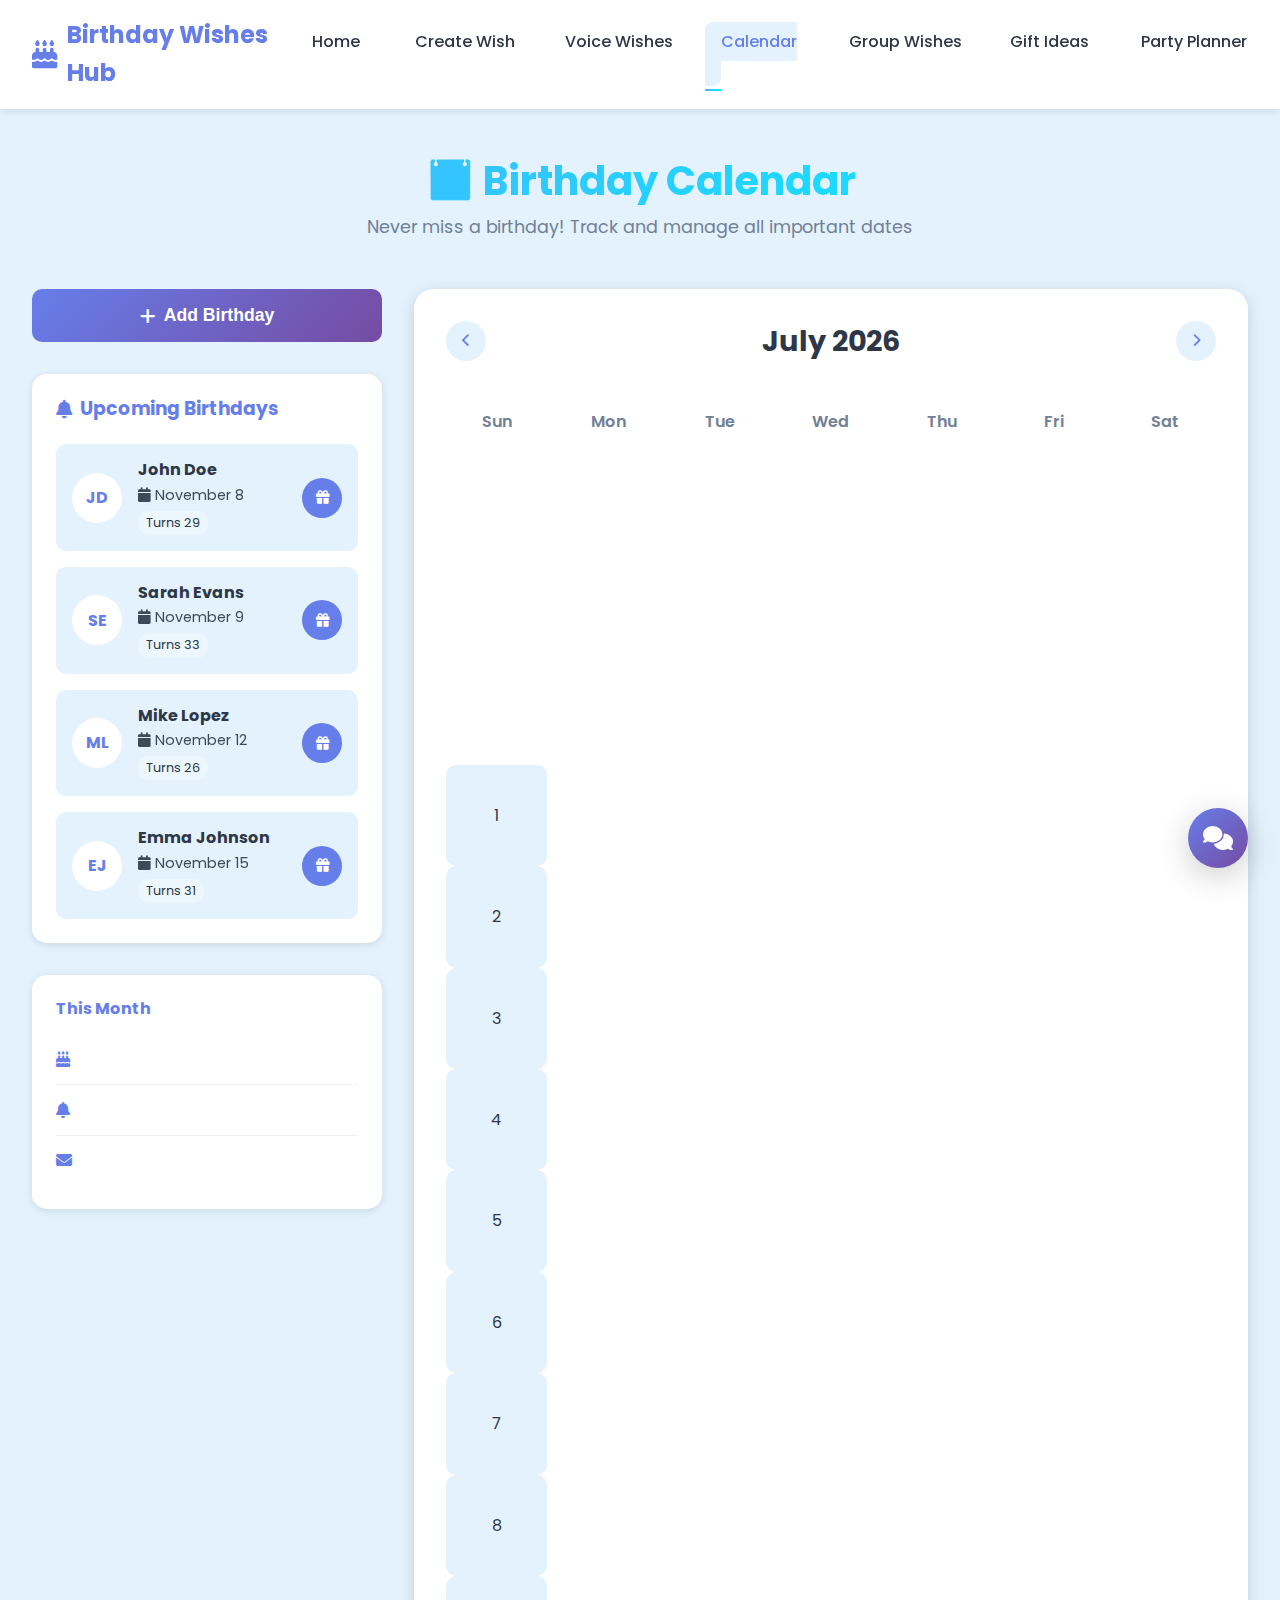
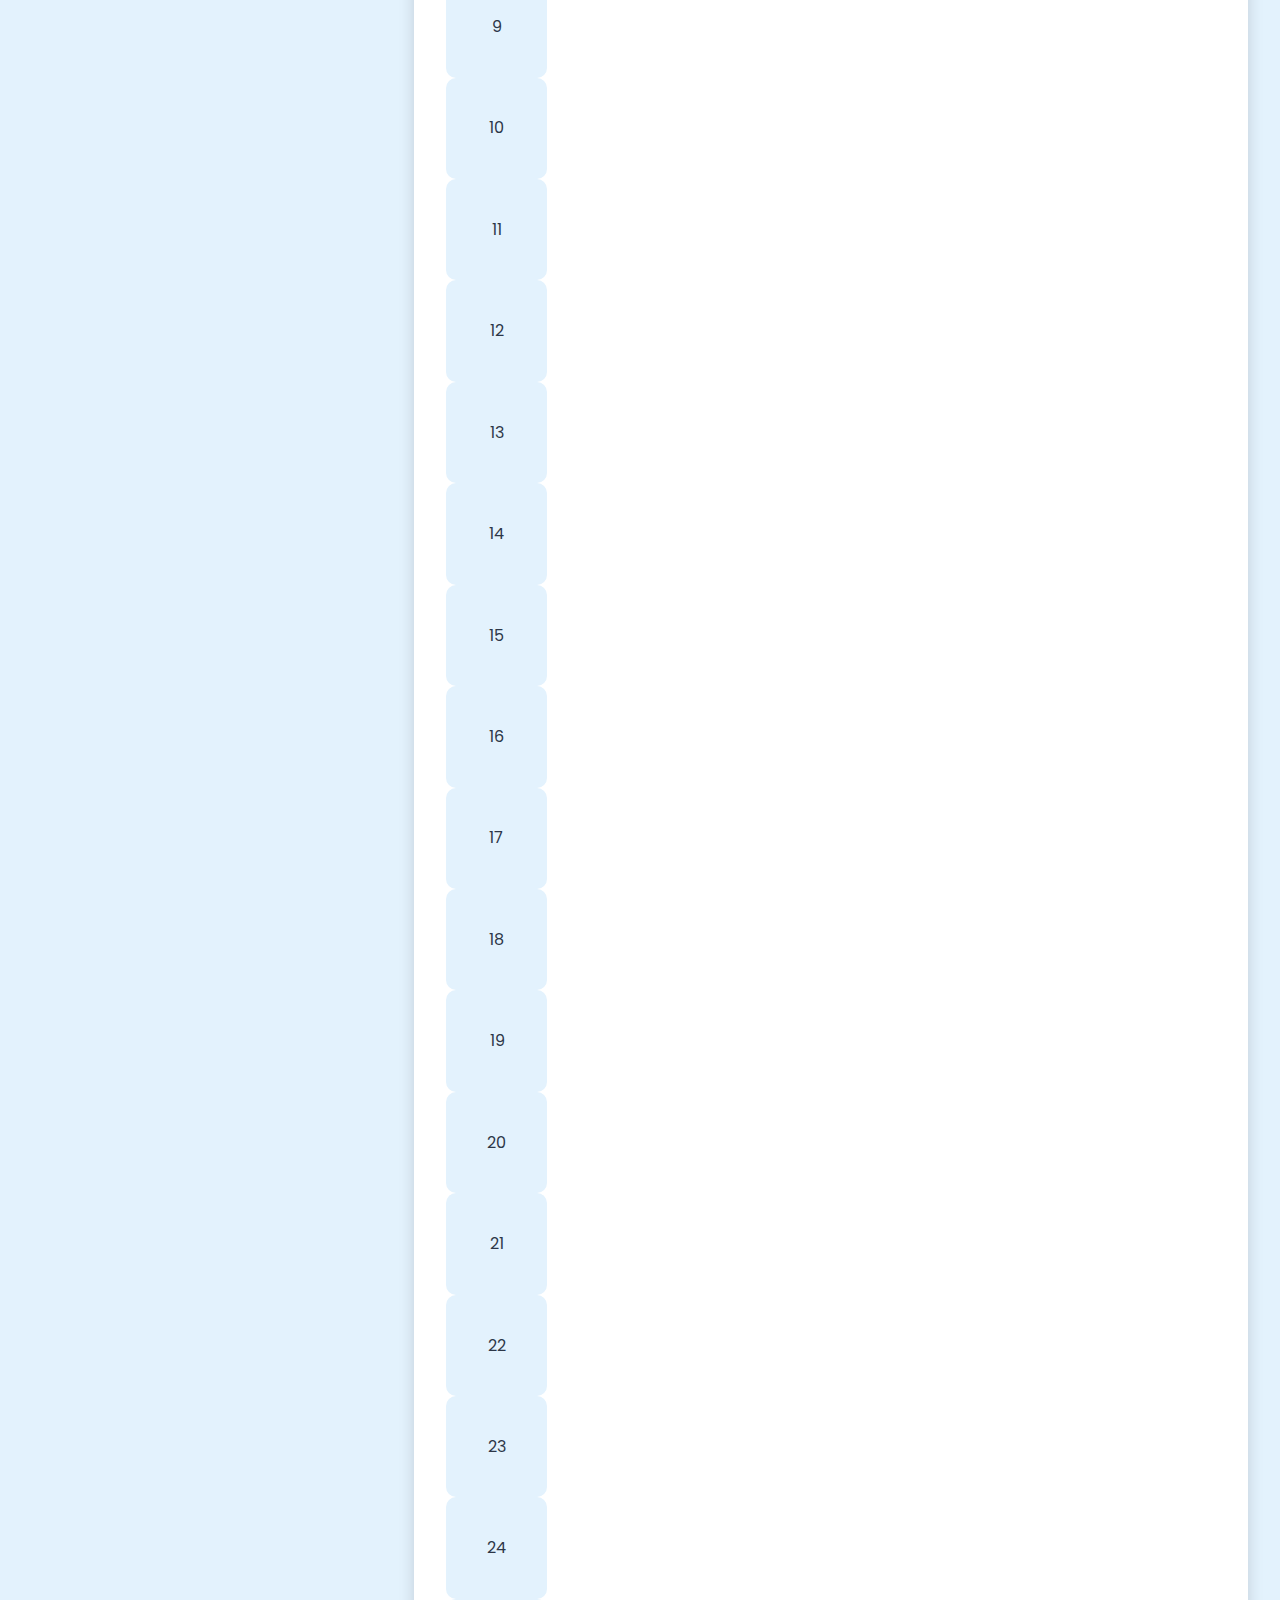
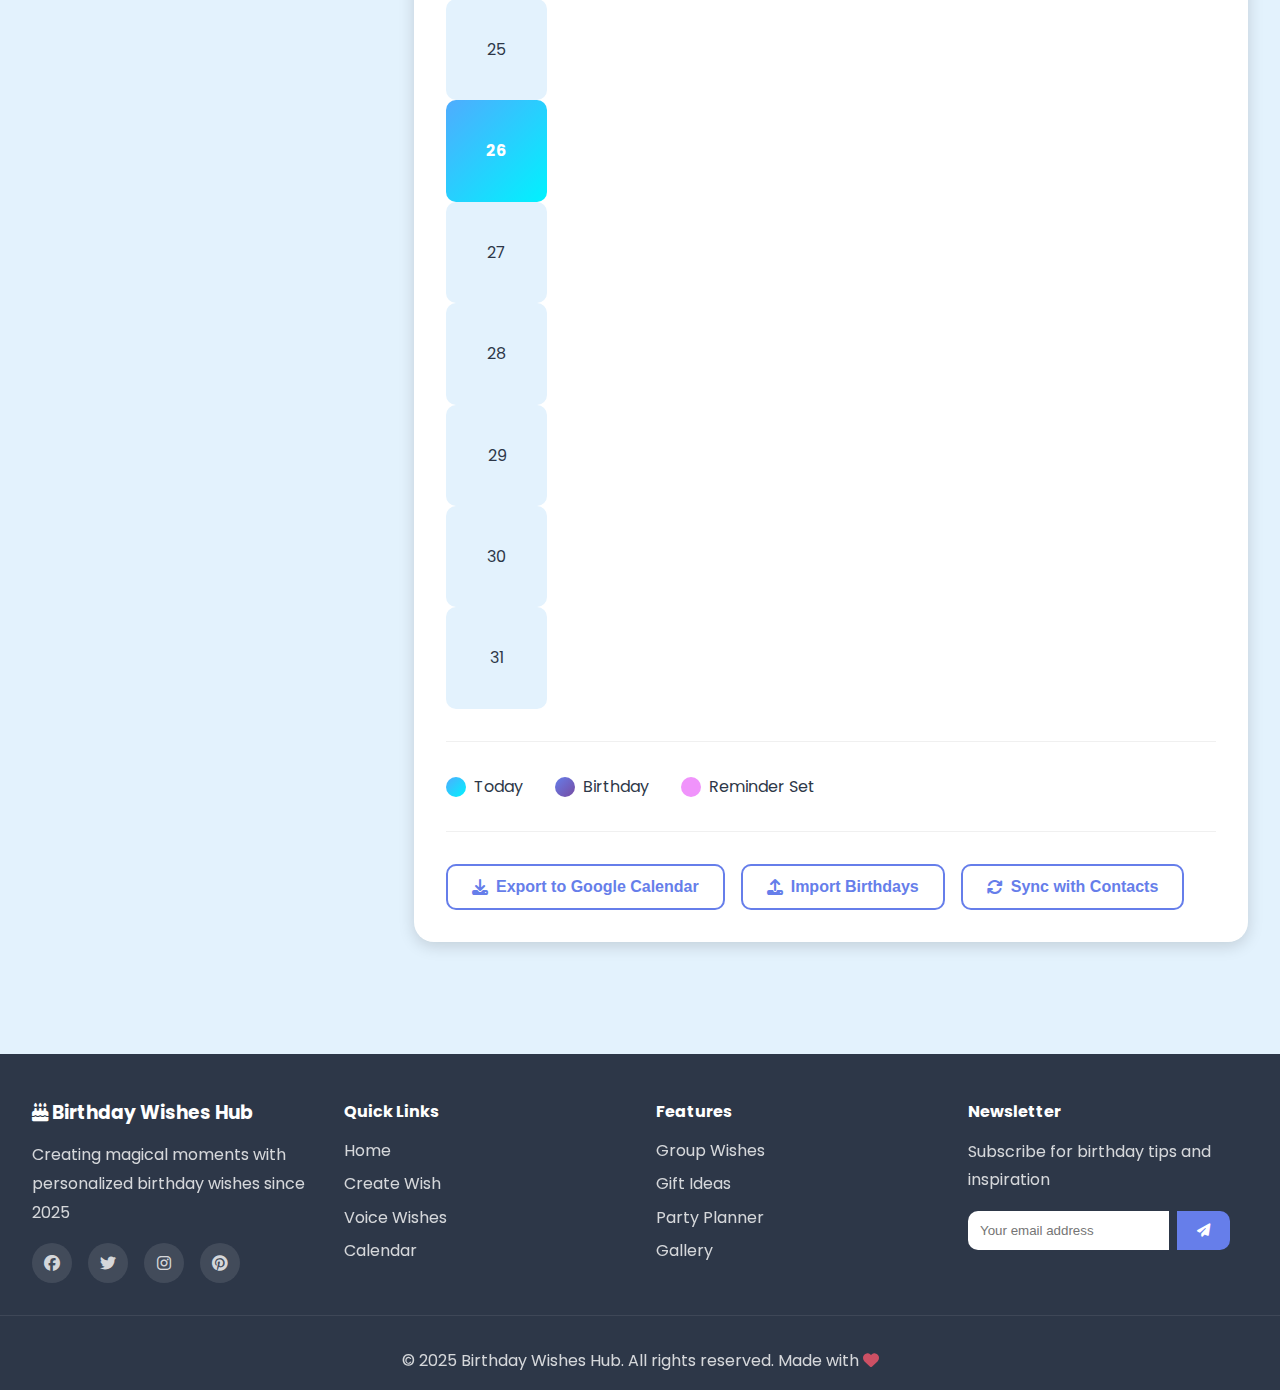
<file: calendar.html>
<!DOCTYPE html>
<html lang="en">
<head>
    <meta charset="UTF-8">
    <meta name="viewport" content="width=device-width, initial-scale=1.0">
    <title>Birthday Calendar - Birthday Wishes Hub</title>
    <link rel="stylesheet" href="assets/css/styles.css">
    <link rel="stylesheet" href="assets/css/calendar.css">
    <link rel="stylesheet" href="https://cdnjs.cloudflare.com/ajax/libs/font-awesome/6.4.0/css/all.min.css">
    <link href="https://fonts.googleapis.com/css2?family=Poppins:wght@300;400;600;700&family=Playfair+Display:wght@700&display=swap" rel="stylesheet">
</head>
<body>
    <nav class="navbar">
        <div class="nav-container">
            <div class="logo">
                <i class="fas fa-birthday-cake"></i>
                <span>Birthday Wishes Hub</span>
            </div>
            <div class="hamburger" id="hamburger">
                <span></span>
                <span></span>
                <span></span>
            </div>
            <ul class="nav-menu" id="navMenu">
                <li><a href="index.html">Home</a></li>
                <li><a href="create-wish.html">Create Wish</a></li>
                <li><a href="voice-wishes.html">Voice Wishes</a></li>
                <li><a href="calendar.html" class="active">Calendar</a></li>
                <li><a href="group-wishes.html">Group Wishes</a></li>
                <li><a href="gift-suggestions.html">Gift Ideas</a></li>
                <li><a href="party-planner.html">Party Planner</a></li>
            </ul>
        </div>
    </nav>

    <section class="calendar-section">
        <div class="container">
            <h1 class="page-title">📅 Birthday Calendar</h1>
            <p class="page-subtitle">Never miss a birthday! Track and manage all important dates</p>

            <div class="calendar-container">
                <div class="calendar-sidebar">
                    <button class="btn btn-primary btn-large" id="addBirthdayBtn">
                        <i class="fas fa-plus"></i> Add Birthday
                    </button>

                    <div class="upcoming-birthdays">
                        <h3><i class="fas fa-bell"></i> Upcoming Birthdays</h3>
                        <div class="birthday-list" id="upcomingList">
                            <div class="birthday-item today">
                                <div class="birthday-avatar">JD</div>
                                <div class="birthday-info">
                                    <h4>John Doe</h4>
                                    <p><i class="fas fa-calendar"></i> Today</p>
                                    <span class="age-badge">Turns 28</span>
                                </div>
                                <button class="wish-btn"><i class="fas fa-gift"></i></button>
                            </div>
                            <div class="birthday-item tomorrow">
                                <div class="birthday-avatar">SE</div>
                                <div class="birthday-info">
                                    <h4>Sarah Evans</h4>
                                    <p><i class="fas fa-calendar"></i> Tomorrow</p>
                                    <span class="age-badge">Turns 32</span>
                                </div>
                                <button class="wish-btn"><i class="fas fa-gift"></i></button>
                            </div>
                            <div class="birthday-item">
                                <div class="birthday-avatar">ML</div>
                                <div class="birthday-info">
                                    <h4>Mike Lopez</h4>
                                    <p><i class="fas fa-calendar"></i> Nov 12</p>
                                    <span class="age-badge">Turns 25</span>
                                </div>
                                <button class="wish-btn"><i class="fas fa-gift"></i></button>
                            </div>
                            <div class="birthday-item">
                                <div class="birthday-avatar">EJ</div>
                                <div class="birthday-info">
                                    <h4>Emma Johnson</h4>
                                    <p><i class="fas fa-calendar"></i> Nov 15</p>
                                    <span class="age-badge">Turns 30</span>
                                </div>
                                <button class="wish-btn"><i class="fas fa-gift"></i></button>
                            </div>
                        </div>
                    </div>

                    <div class="calendar-stats">
                        <h4>This Month</h4>
                        <div class="stat-item">
                            <i class="fas fa-birthday-cake"></i>
                            <span>8 Birthdays</span>
                        </div>
                        <div class="stat-item">
                            <i class="fas fa-bell"></i>
                            <span>3 Reminders Set</span>
                        </div>
                        <div class="stat-item">
                            <i class="fas fa-envelope"></i>
                            <span>5 Wishes Sent</span>
                        </div>
                    </div>
                </div>

                <div class="calendar-main">
                    <div class="calendar-header">
                        <button class="nav-btn" id="prevMonth"><i class="fas fa-chevron-left"></i></button>
                        <h2 id="currentMonth">November 2025</h2>
                        <button class="nav-btn" id="nextMonth"><i class="fas fa-chevron-right"></i></button>
                    </div>

                    <div class="calendar-grid">
                        <div class="calendar-day-header">Sun</div>
                        <div class="calendar-day-header">Mon</div>
                        <div class="calendar-day-header">Tue</div>
                        <div class="calendar-day-header">Wed</div>
                        <div class="calendar-day-header">Thu</div>
                        <div class="calendar-day-header">Fri</div>
                        <div class="calendar-day-header">Sat</div>

                        <!-- Calendar days will be generated by JavaScript -->
                        <div id="calendarDays"></div>
                    </div>

                    <div class="calendar-legend">
                        <div class="legend-item">
                            <span class="legend-dot today"></span> Today
                        </div>
                        <div class="legend-item">
                            <span class="legend-dot birthday"></span> Birthday
                        </div>
                        <div class="legend-item">
                            <span class="legend-dot reminder"></span> Reminder Set
                        </div>
                    </div>

                    <div class="calendar-actions">
                        <button class="btn btn-secondary">
                            <i class="fas fa-download"></i> Export to Google Calendar
                        </button>
                        <button class="btn btn-secondary">
                            <i class="fas fa-upload"></i> Import Birthdays
                        </button>
                        <button class="btn btn-secondary">
                            <i class="fas fa-sync"></i> Sync with Contacts
                        </button>
                    </div>
                </div>
            </div>
        </div>
    </section>

    <!-- Add Birthday Modal -->
    <div class="modal" id="addBirthdayModal">
        <div class="modal-content">
            <div class="modal-header">
                <h3><i class="fas fa-birthday-cake"></i> Add Birthday</h3>
                <button class="modal-close" id="closeModal">&times;</button>
            </div>
            <div class="modal-body">
                <form id="birthdayForm">
                    <div class="form-group">
                        <label><i class="fas fa-user"></i> Name</label>
                        <input type="text" id="bdayName" required placeholder="Enter name">
                    </div>
                    <div class="form-row">
                        <div class="form-group">
                            <label><i class="fas fa-calendar"></i> Birth Date</label>
                            <input type="date" id="bdayDate" required>
                        </div>
                        <div class="form-group">
                            <label><i class="fas fa-cake-candles"></i> Birth Year (Optional)</label>
                            <input type="number" id="bdayYear" placeholder="YYYY">
                        </div>
                    </div>
                    <div class="form-group">
                        <label><i class="fas fa-heart"></i> Relationship</label>
                        <label for="bdayRelation"></label><select id="bdayRelation">
                            <option value="family">Family</option>
                            <option value="friend">Friend</option>
                            <option value="colleague">Colleague</option>
                            <option value="partner">Partner</option>
                            <option value="other">Other</option>
                        </select>
                    </div>
                    <div class="form-group">
                        <label><i class="fas fa-bell"></i> Reminder</label>
                        <label for="bdayReminder"></label><select id="bdayReminder">
                            <option value="0">On the day</option>
                            <option value="1">1 day before</option>
                            <option value="3">3 days before</option>
                            <option value="7">1 week before</option>
                            <option value="14">2 weeks before</option>
                        </select>
                    </div>
                    <div class="form-group">
                        <label><i class="fas fa-sticky-note"></i> Notes (Optional)</label>
                        <label for="bdayNotes"></label><textarea id="bdayNotes" rows="3" placeholder="Gift ideas, preferences, etc."></textarea>
                    </div>
                    <button type="submit" class="btn btn-primary btn-large">
                        <i class="fas fa-save"></i> Save Birthday
                    </button>
                </form>
            </div>
        </div>
    </div>

    <footer class="footer">
        <div class="footer-container">
            <div class="footer-section">
                <h3><i class="fas fa-birthday-cake"></i> Birthday Wishes Hub</h3>
                <p>Creating magical moments with personalized birthday wishes since 2025</p>
                <div class="social-links">
                    <a href="#"><i class="fab fa-facebook"></i></a>
                    <a href="#"><i class="fab fa-twitter"></i></a>
                    <a href="#"><i class="fab fa-instagram"></i></a>
                    <a href="#"><i class="fab fa-pinterest"></i></a>
                </div>
            </div>
            <div class="footer-section">
                <h4>Quick Links</h4>
                <ul>
                    <li><a href="index.html">Home</a></li>
                    <li><a href="create-wish.html">Create Wish</a></li>
                    <li><a href="voice-wishes.html">Voice Wishes</a></li>
                    <li><a href="calendar.html">Calendar</a></li>
                </ul>
            </div>
            <div class="footer-section">
                <h4>Features</h4>
                <ul>
                    <li><a href="group-wishes.html">Group Wishes</a></li>
                    <li><a href="gift-suggestions.html">Gift Ideas</a></li>
                    <li><a href="party-planner.html">Party Planner</a></li>
                    <li><a href="gallery.html">Gallery</a></li>
                </ul>
            </div>
            <div class="footer-section">
                <h4>Newsletter</h4>
                <p>Subscribe for birthday tips and inspiration</p>
                <form class="newsletter-form">
                    <label>
                        <input type="email" placeholder="Your email address" required>
                    </label>
                    <button type="submit"><i class="fas fa-paper-plane"></i></button>
                </form>
            </div>
        </div>
        <div class="footer-bottom">
            <p>&copy; 2025 Birthday Wishes Hub. All rights reserved. Made with <i class="fas fa-heart"></i></p>
        </div>
    </footer>

    <div class="chatbot-button" id="chatbotButton">
        <i class="fas fa-comments"></i>
    </div>

    <div class="chatbot-container" id="chatbotContainer">
        <div class="chatbot-header">
            <h3><i class="fas fa-robot"></i> Birthday Assistant</h3>
            <button class="chatbot-close" id="chatbotClose">
                <i class="fas fa-times"></i>
            </button>
        </div>
        <div class="chatbot-messages" id="chatbotMessages">
            <div class="bot-message">
                <p>👋 Hi! I'm your Birthday Assistant. How can I help you create the perfect birthday wish today?</p>
            </div>
        </div>
        <div class="chatbot-input">
            <input type="text" id="chatbotInput" placeholder="Type your message...">
            <button id="chatbotSend"><i class="fas fa-paper-plane"></i></button>
        </div>
    </div>

    <script src="assets/js/script.js"></script>
    <script src="assets/js/chatbot.js"></script>
    <script src="assets/js/calendar.js"></script>
</body>
</html>
</file>
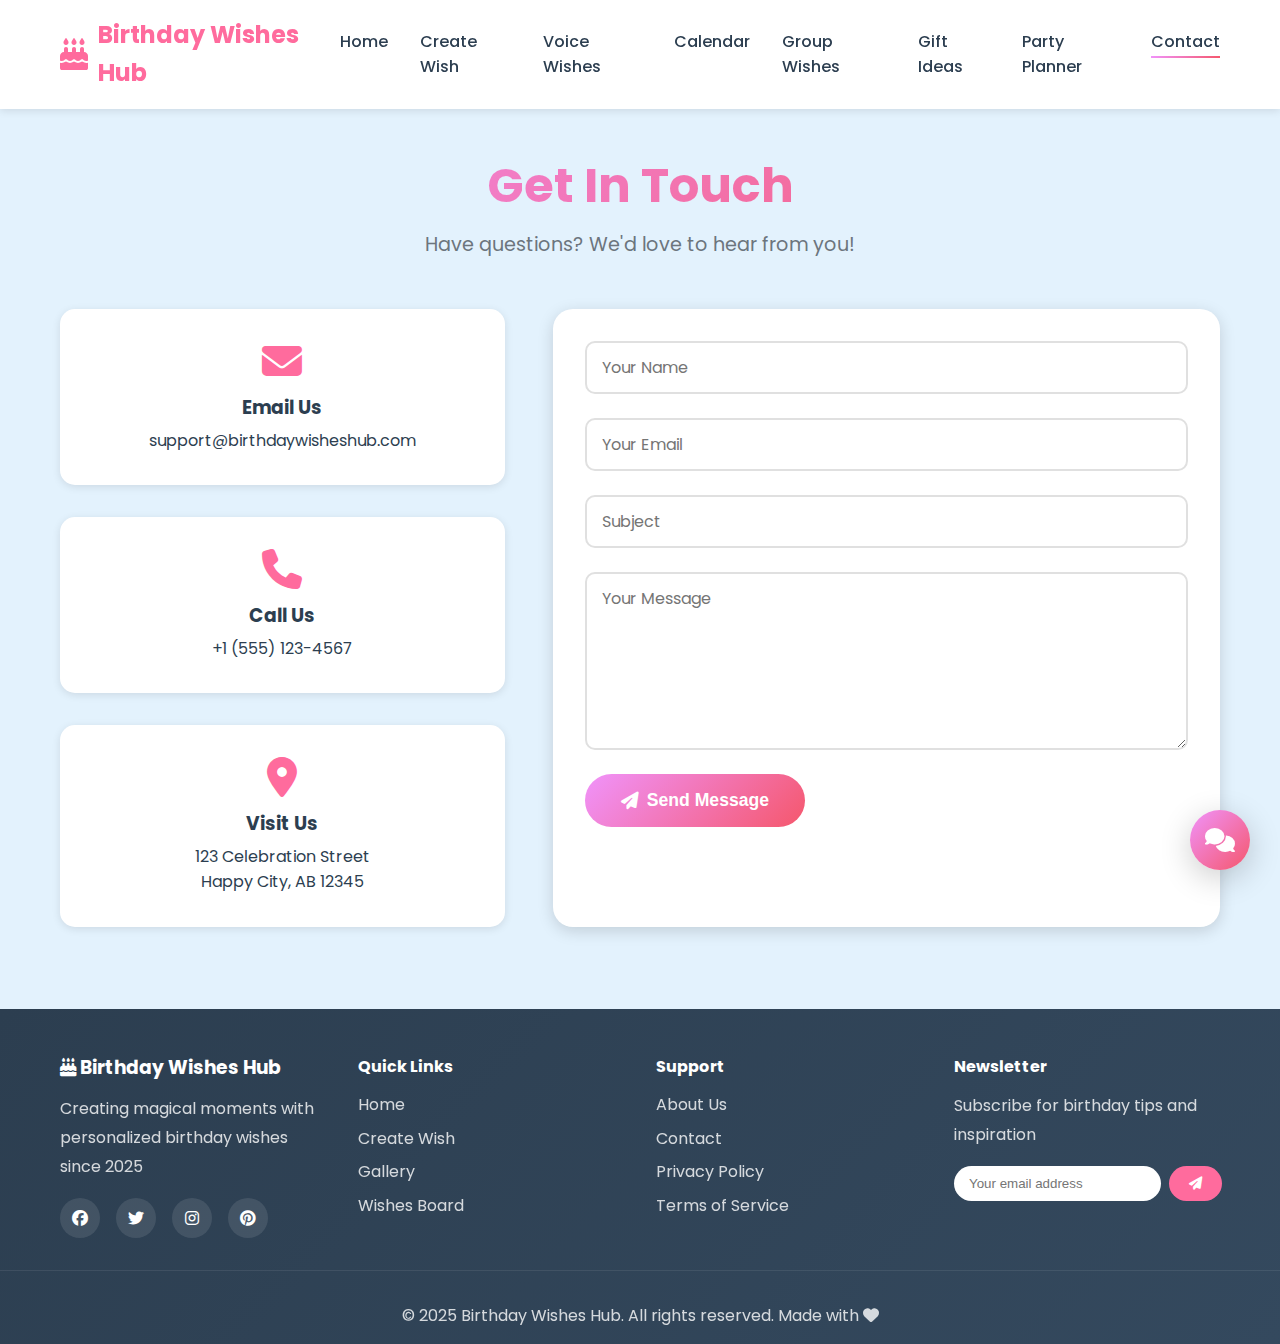
<file: contact.html>
<!DOCTYPE html>
<html lang="en">
<head>
    <meta charset="UTF-8">
    <meta name="viewport" content="width=device-width, initial-scale=1.0">
    <title>Contact Us - Birthday Wishes Hub</title>
    <link rel="stylesheet" href="assets/css/styles.css">
    <link rel="stylesheet" href="https://cdnjs.cloudflare.com/ajax/libs/font-awesome/6.4.0/css/all.min.css">
    <link href="https://fonts.googleapis.com/css2?family=Poppins:wght@300;400;600;700&family=Playfair+Display:wght@700&display=swap" rel="stylesheet">
</head>
<body>
    <nav class="navbar">
        <div class="nav-container">
            <div class="logo">
                <i class="fas fa-birthday-cake"></i>
                <span>Birthday Wishes Hub</span>
            </div>
            <div class="hamburger" id="hamburger">
                <span></span>
                <span></span>
                <span></span>
            </div>
            <ul class="nav-menu" id="navMenu">
                <li><a href="index.html">Home</a></li>
                <li><a href="create-wish.html">Create Wish</a></li>
                <li><a href="voice-wishes.html">Voice Wishes</a></li>
                <li><a href="calendar.html">Calendar</a></li>
                <li><a href="group-wishes.html">Group Wishes</a></li>
                <li><a href="gift-suggestions.html">Gift Ideas</a></li>
                <li><a href="party-planner.html">Party Planner</a></li>
                <li><a href="contact.html" class="active">Contact</a></li>
            </ul>
        </div>
    </nav>

    <section class="contact-section">
        <div class="container">
            <h1 class="page-title">Get In Touch</h1>
            <p class="page-subtitle">Have questions? We'd love to hear from you!</p>

            <div class="contact-container">
                <div class="contact-info">
                    <div class="contact-item">
                        <i class="fas fa-envelope"></i>
                        <h3>Email Us</h3>
                        <p>support@birthdaywisheshub.com</p>
                    </div>
                    <div class="contact-item">
                        <i class="fas fa-phone"></i>
                        <h3>Call Us</h3>
                        <p>+1 (555) 123-4567</p>
                    </div>
                    <div class="contact-item">
                        <i class="fas fa-map-marker-alt"></i>
                        <h3>Visit Us</h3>
                        <p>123 Celebration Street<br>Happy City, AB 12345</p>
                    </div>
                </div>

                <form class="contact-form">
                    <div class="form-group">
                        <label>
                            <input type="text" placeholder="Your Name" required>
                        </label>
                    </div>
                    <div class="form-group">
                        <label>
                            <input type="email" placeholder="Your Email" required>
                        </label>
                    </div>
                    <div class="form-group">
                        <label>
                            <input type="text" placeholder="Subject" required>
                        </label>
                    </div>
                    <div class="form-group">
                        <label>
                            <textarea placeholder="Your Message" rows="6" required></textarea>
                        </label>
                    </div>
                    <button type="submit" class="btn btn-primary btn-large">
                        <i class="fas fa-paper-plane"></i> Send Message
                    </button>
                </form>
            </div>
        </div>
    </section>

    <footer class="footer">
        <div class="footer-container">
            <div class="footer-section">
                <h3><i class="fas fa-birthday-cake"></i> Birthday Wishes Hub</h3>
                <p>Creating magical moments with personalized birthday wishes since 2025</p>
                <div class="social-links">
                    <a href="#"><i class="fab fa-facebook"></i></a>
                    <a href="#"><i class="fab fa-twitter"></i></a>
                    <a href="#"><i class="fab fa-instagram"></i></a>
                    <a href="#"><i class="fab fa-pinterest"></i></a>
                </div>
            </div>
            <div class="footer-section">
                <h4>Quick Links</h4>
                <ul>
                    <li><a href="index.html">Home</a></li>
                    <li><a href="create-wish.html">Create Wish</a></li>
                    <li><a href="gallery.html">Gallery</a></li>
                    <li><a href="wishes-board.html">Wishes Board</a></li>
                </ul>
            </div>
            <div class="footer-section">
                <h4>Support</h4>
                <ul>
                    <li><a href="about.html">About Us</a></li>
                    <li><a href="contact.html">Contact</a></li>
                    <li><a href="privacy-policy.html">Privacy Policy</a></li>
                    <li><a href="terms-of-service.html">Terms of Service</a></li>
                </ul>
            </div>
            <div class="footer-section">
                <h4>Newsletter</h4>
                <p>Subscribe for birthday tips and inspiration</p>
                <form class="newsletter-form">
                    <label>
                        <input type="email" placeholder="Your email address" required>
                    </label>
                    <button type="submit"><i class="fas fa-paper-plane"></i></button>
                </form>
            </div>
        </div>
        <div class="footer-bottom">
            <p>&copy; 2025 Birthday Wishes Hub. All rights reserved. Made with <i class="fas fa-heart"></i></p>
        </div>
    </footer>

    <div class="chatbot-button" id="chatbotButton">
        <i class="fas fa-comments"></i>
    </div>

    <div class="chatbot-container" id="chatbotContainer">
        <div class="chatbot-header">
            <h3><i class="fas fa-robot"></i> Birthday Assistant</h3>
            <button class="chatbot-close" id="chatbotClose">
                <i class="fas fa-times"></i>
            </button>
        </div>
        <div class="chatbot-messages" id="chatbotMessages">
            <div class="bot-message">
                <p>👋 Hi! I'm your Birthday Assistant. How can I help you create the perfect birthday wish today?</p>
            </div>
        </div>
        <div class="chatbot-input">
            <label for="chatbotInput"></label><input type="text" id="chatbotInput" placeholder="Type your message...">
            <button id="chatbotSend"><i class="fas fa-paper-plane"></i></button>
        </div>
    </div>

    <script src="assets/js/script.js"></script>
    <script src="assets/js/chatbot.js"></script>
</body>
</html>
</file>
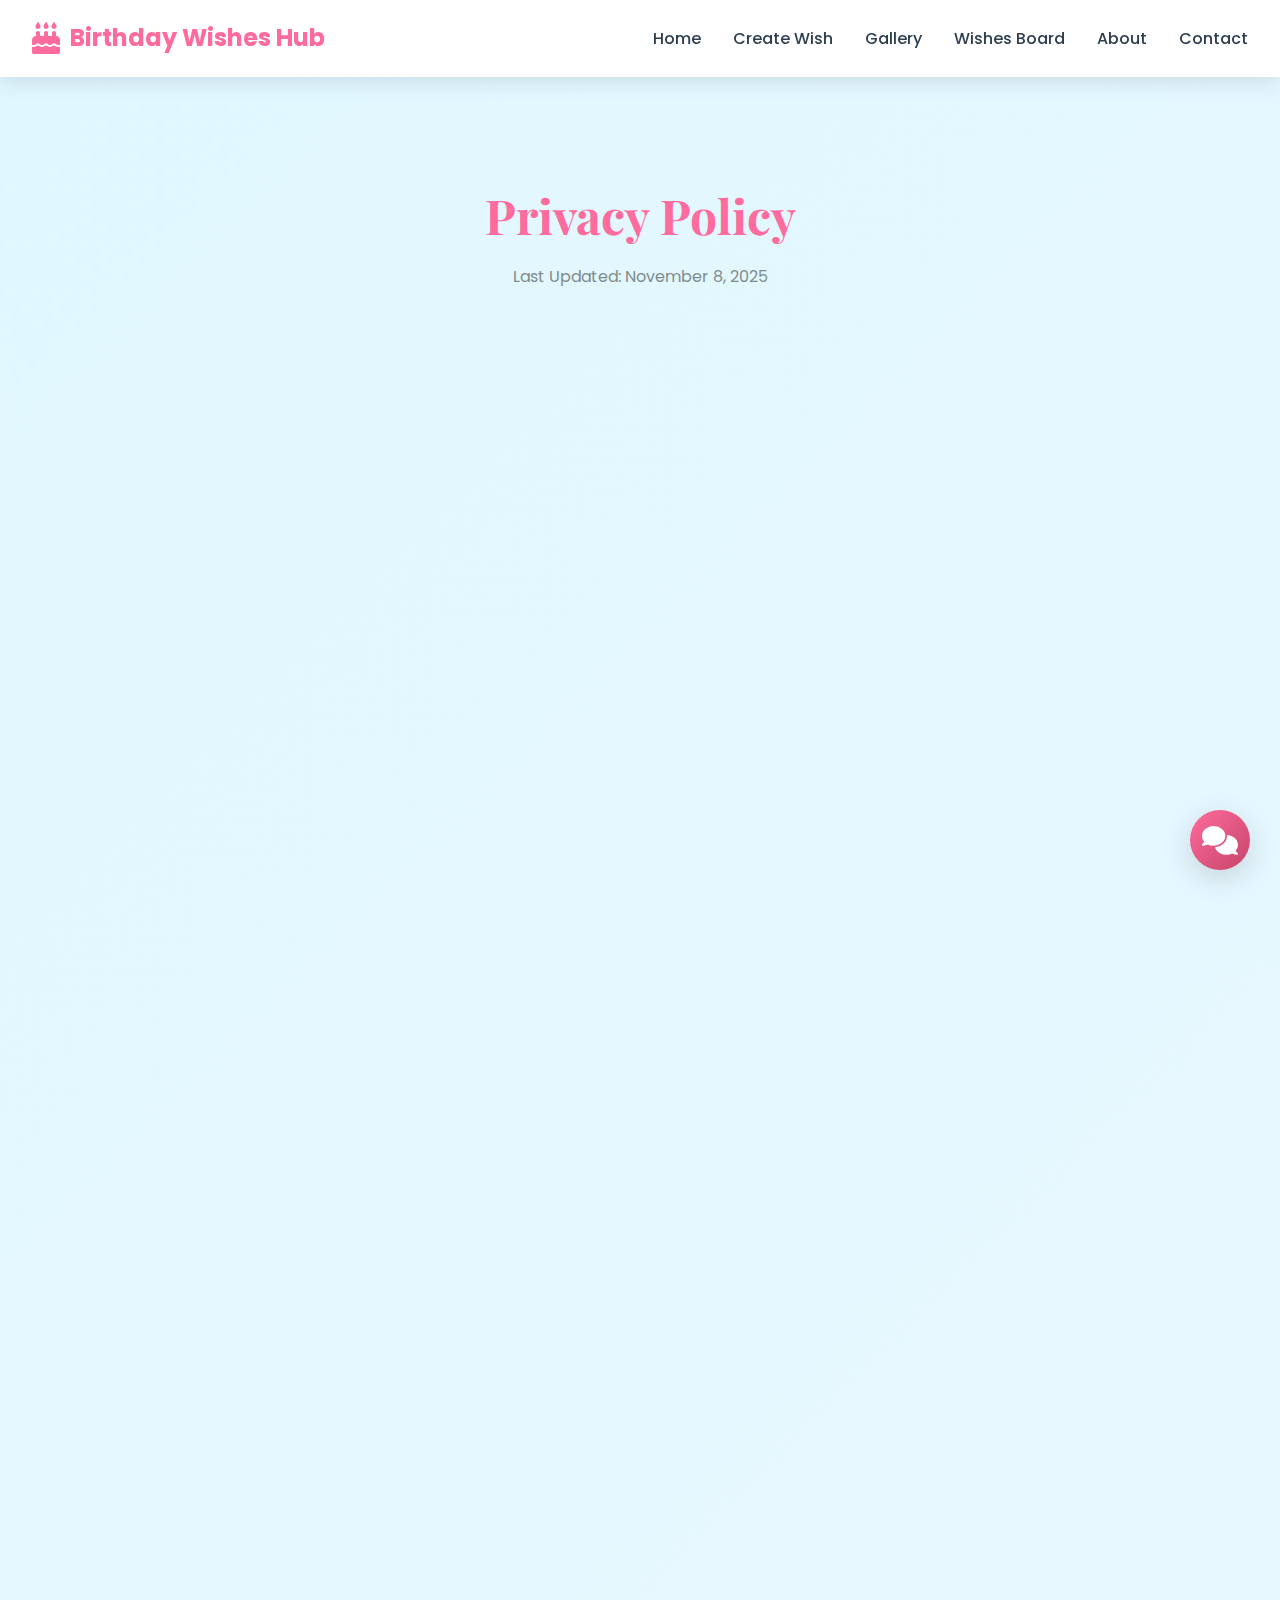
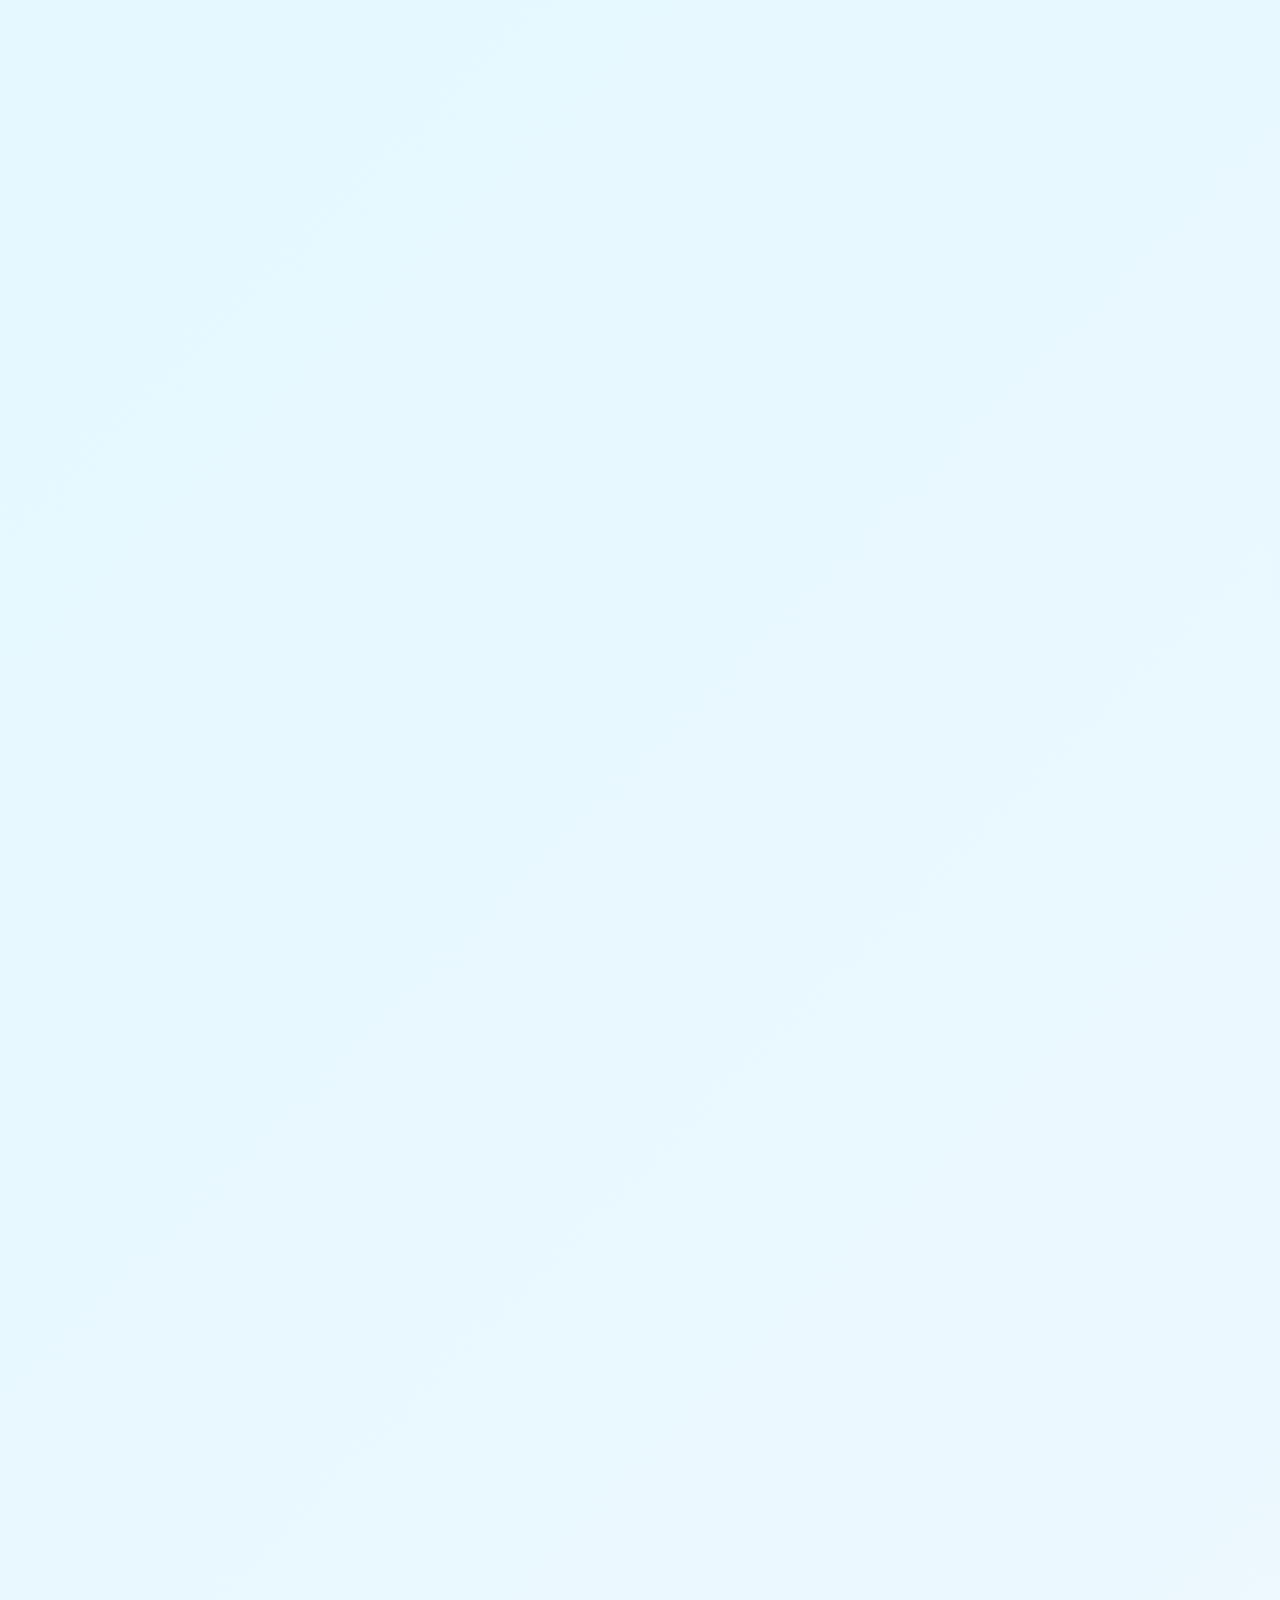
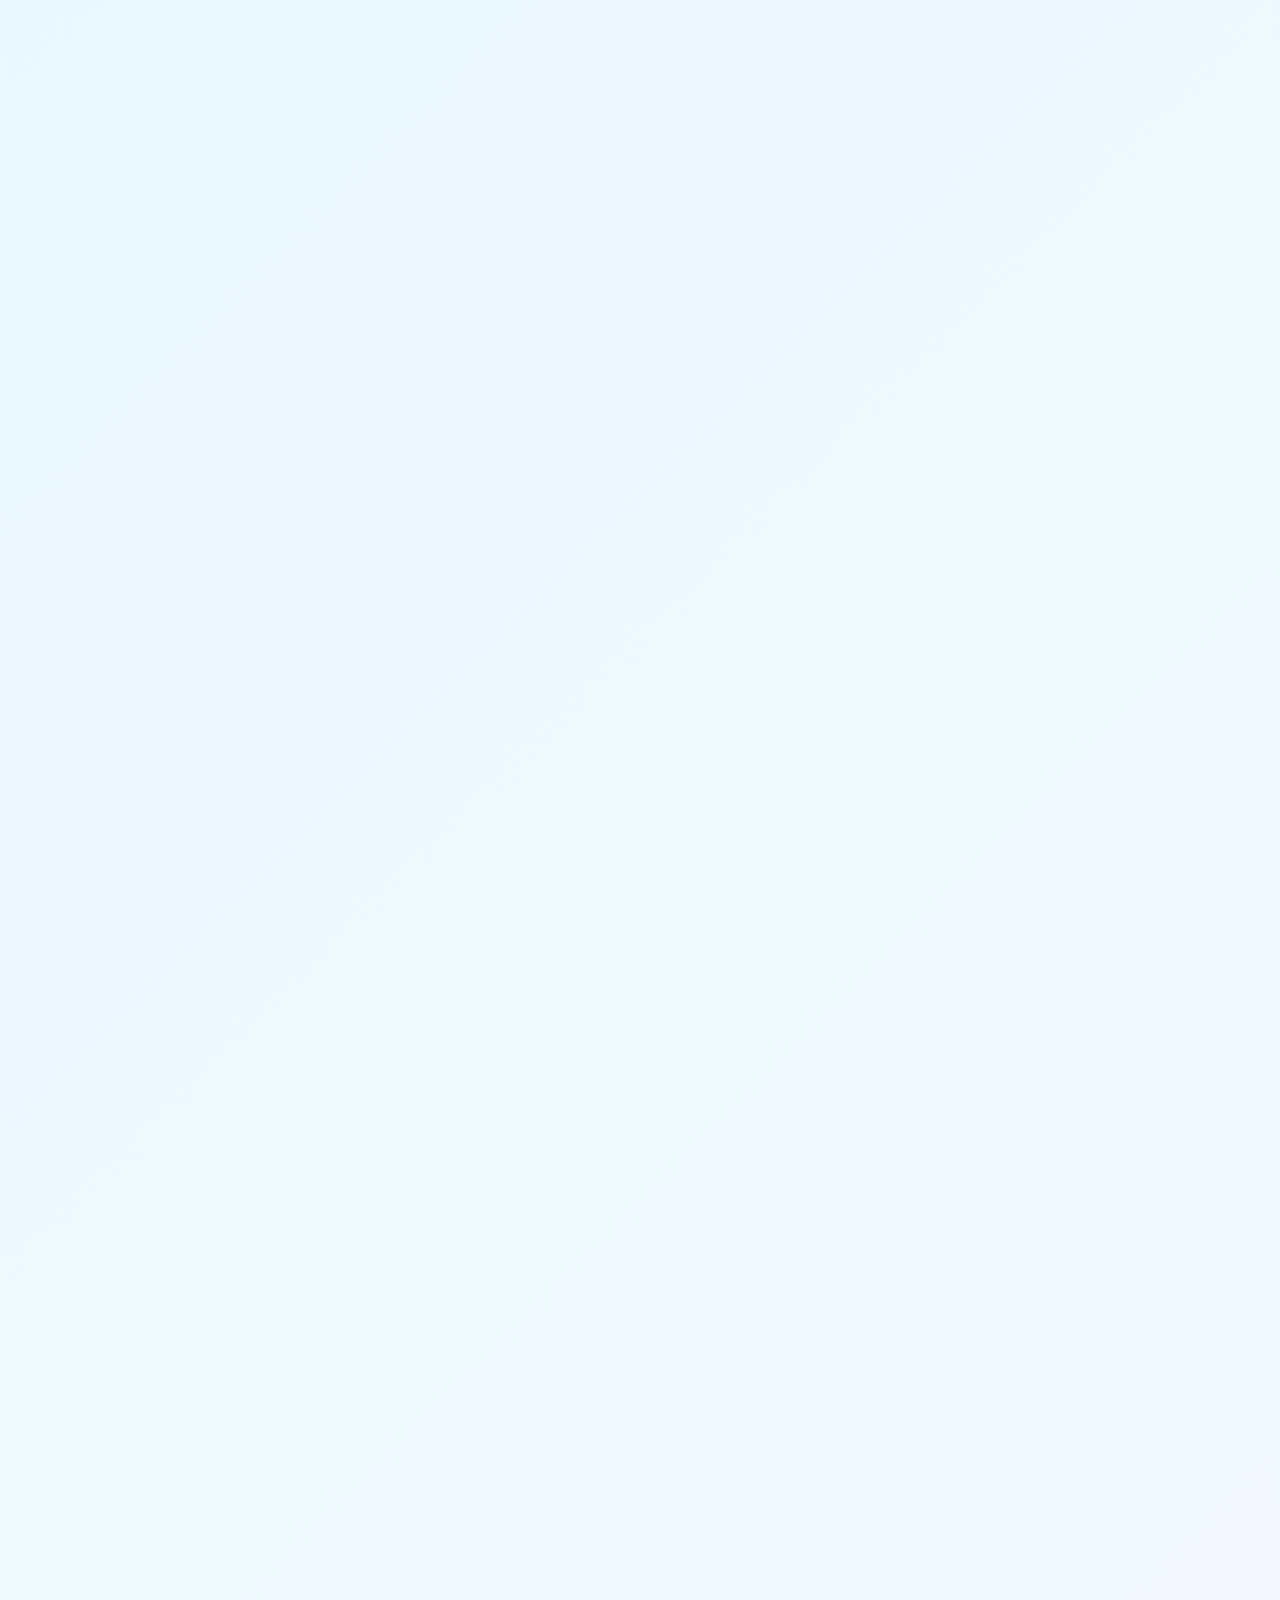
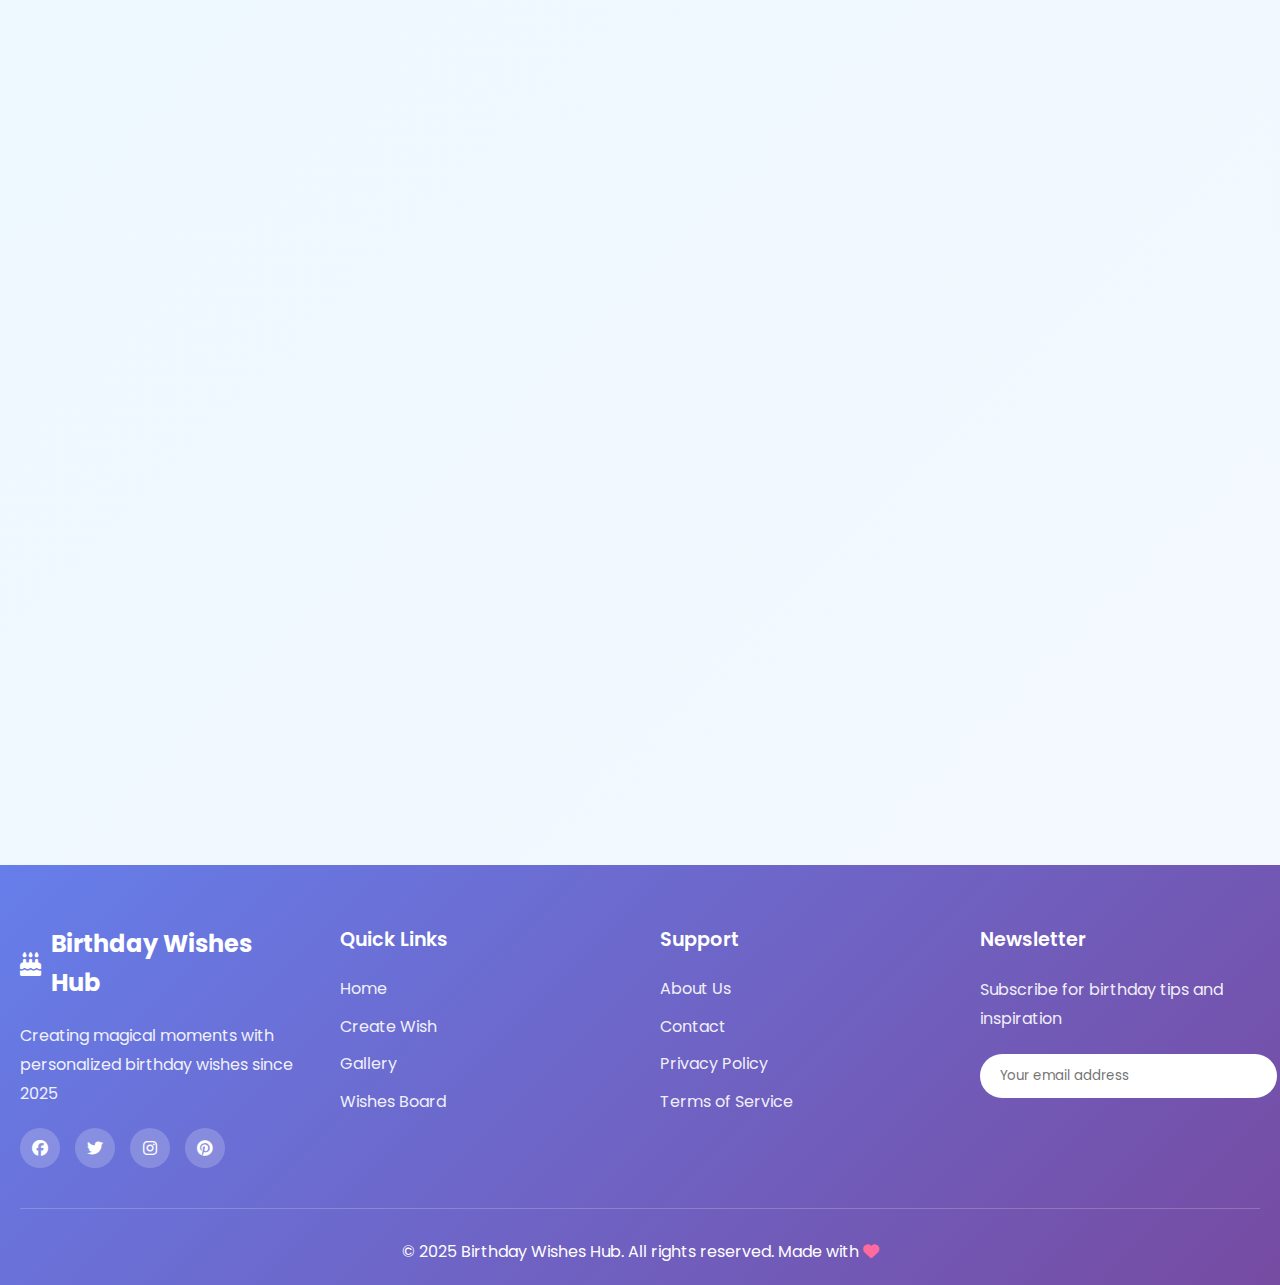
<file: privacy-policy.html>
<!DOCTYPE html>
<html lang="en">
<head>
    <meta charset="UTF-8">
    <meta name="viewport" content="width=device-width, initial-scale=1.0">
    <title>Privacy Policy - Birthday Wishes Hub</title>
    <link rel="stylesheet" href="assets/css/privacy.css">
    <link rel="stylesheet" href="https://cdnjs.cloudflare.com/ajax/libs/font-awesome/6.4.0/css/all.min.css">
    <link href="https://fonts.googleapis.com/css2?family=Poppins:wght@300;400;600;700&family=Playfair+Display:wght@700&display=swap" rel="stylesheet">
</head>
<body>
    <nav class="navbar">
        <div class="nav-container">
            <div class="logo">
                <i class="fas fa-birthday-cake"></i>
                <span>Birthday Wishes Hub</span>
            </div>
            <div class="hamburger" id="hamburger">
                <span></span>
                <span></span>
                <span></span>
            </div>
            <ul class="nav-menu" id="navMenu">
                <li><a href="index.html">Home</a></li>
                <li><a href="create-wish.html">Create Wish</a></li>
                <li><a href="gallery.html">Gallery</a></li>
                <li><a href="wishes-board.html">Wishes Board</a></li>
                <li><a href="about.html">About</a></li>
                <li><a href="contact.html">Contact</a></li>
            </ul>
        </div>
    </nav>

    <section class="legal-section">
        <div class="container">
            <h1 class="page-title">Privacy Policy</h1>
            <p class="page-subtitle">Last Updated: November 8, 2025</p>

            <div class="legal-content">
                <div class="legal-card">
                    <h2><i class="fas fa-shield-alt"></i> Introduction</h2>
                    <p>Welcome to Birthday Wishes Hub. We respect your privacy and are committed to protecting your personal data. This privacy policy will inform you about how we look after your personal data when you visit our website and tell you about your privacy rights.</p>
                </div>

                <div class="legal-card">
                    <h2><i class="fas fa-database"></i> Information We Collect</h2>
                    <h3>Personal Information</h3>
                    <ul>
                        <li>Name and contact information (email address) when you subscribe to our newsletter</li>
                        <li>Birthday wish details (recipient names, messages) when you create wishes</li>
                        <li>User-generated content posted on our Wishes Board</li>
                        <li>Contact form submissions (name, email, message)</li>
                    </ul>

                    <h3>Automatically Collected Information</h3>
                    <ul>
                        <li>Browser type and version</li>
                        <li>Operating system</li>
                        <li>IP address (anonymized)</li>
                        <li>Pages visited and time spent on pages</li>
                        <li>Referral source</li>
                    </ul>
                </div>

                <div class="legal-card">
                    <h2><i class="fas fa-tasks"></i> How We Use Your Information</h2>
                    <p>We use the information we collect for the following purposes:</p>
                    <ul>
                        <li><strong>Service Delivery:</strong> To provide and maintain our birthday wish creation service</li>
                        <li><strong>Personalization:</strong> To generate personalized birthday wishes based on your inputs</li>
                        <li><strong>Communication:</strong> To send newsletters and updates (only if you've subscribed)</li>
                        <li><strong>Improvement:</strong> To analyze usage patterns and improve our website functionality</li>
                        <li><strong>Support:</strong> To respond to your inquiries and provide customer support</li>
                        <li><strong>Security:</strong> To detect and prevent fraud, abuse, and security incidents</li>
                    </ul>
                </div>

                <div class="legal-card">
                    <h2><i class="fas fa-cookie-bite"></i> Cookies and Tracking</h2>
                    <p>We use cookies and similar tracking technologies to enhance your experience:</p>
                    <ul>
                        <li><strong>Essential Cookies:</strong> Required for the website to function properly</li>
                        <li><strong>Analytics Cookies:</strong> Help us understand how visitors interact with our website</li>
                        <li><strong>Preference Cookies:</strong> Remember your settings and preferences</li>
                    </ul>
                    <p>You can control cookies through your browser settings. However, disabling cookies may limit your ability to use certain features of our website.</p>
                </div>

                <div class="legal-card">
                    <h2><i class="fas fa-share-alt"></i> Data Sharing and Disclosure</h2>
                    <p>We do not sell your personal information. We may share your data in the following circumstances:</p>
                    <ul>
                        <li><strong>Service Providers:</strong> With trusted third-party service providers who assist in operating our website</li>
                        <li><strong>Legal Requirements:</strong> When required by law or to protect our rights</li>
                        <li><strong>Business Transfers:</strong> In connection with a merger, acquisition, or sale of assets</li>
                        <li><strong>With Your Consent:</strong> When you explicitly agree to share your information</li>
                    </ul>
                </div>

                <div class="legal-card">
                    <h2><i class="fas fa-lock"></i> Data Security</h2>
                    <p>We implement appropriate technical and organizational measures to protect your personal data:</p>
                    <ul>
                        <li>SSL/TLS encryption for data transmission</li>
                        <li>Secure server infrastructure</li>
                        <li>Regular security audits and updates</li>
                        <li>Access controls and authentication</li>
                        <li>Data backup and recovery procedures</li>
                    </ul>
                    <p>However, no method of transmission over the internet is 100% secure, and we cannot guarantee absolute security.</p>
                </div>

                <div class="legal-card">
                    <h2><i class="fas fa-clock"></i> Data Retention</h2>
                    <p>We retain your personal information only for as long as necessary to fulfill the purposes outlined in this privacy policy:</p>
                    <ul>
                        <li>Newsletter subscriptions: Until you unsubscribe</li>
                        <li>Wishes Board posts: Until you request deletion</li>
                        <li>Contact form data: For up to 2 years</li>
                        <li>Analytics data: Anonymized after 26 months</li>
                    </ul>
                </div>

                <div class="legal-card">
                    <h2><i class="fas fa-user-shield"></i> Your Rights</h2>
                    <p>You have the following rights regarding your personal data:</p>
                    <ul>
                        <li><strong>Access:</strong> Request a copy of your personal data</li>
                        <li><strong>Rectification:</strong> Request correction of inaccurate data</li>
                        <li><strong>Erasure:</strong> Request deletion of your personal data</li>
                        <li><strong>Restriction:</strong> Request limitation of processing</li>
                        <li><strong>Portability:</strong> Receive your data in a portable format</li>
                        <li><strong>Objection:</strong> Object to processing of your data</li>
                        <li><strong>Withdraw Consent:</strong> Withdraw consent at any time</li>
                    </ul>
                    <p>To exercise these rights, please contact us at privacy@birthdaywisheshub.com</p>
                </div>

                <div class="legal-card">
                    <h2><i class="fas fa-child"></i> Children's Privacy</h2>
                    <p>Our service is not directed to children under 13 years of age. We do not knowingly collect personal information from children under 13. If you are a parent or guardian and believe your child has provided us with personal information, please contact us.</p>
                </div>

                <div class="legal-card">
                    <h2><i class="fas fa-globe"></i> International Data Transfers</h2>
                    <p>Your information may be transferred to and processed in countries other than your country of residence. We ensure appropriate safeguards are in place to protect your data in accordance with this privacy policy.</p>
                </div>

                <div class="legal-card">
                    <h2><i class="fas fa-edit"></i> Changes to This Policy</h2>
                    <p>We may update this privacy policy from time to time. We will notify you of any changes by posting the new privacy policy on this page and updating the "Last Updated" date. You are advised to review this policy periodically for any changes.</p>
                </div>

                <div class="legal-card">
                    <h2><i class="fas fa-envelope"></i> Contact Us</h2>
                    <p>If you have any questions about this privacy policy or our data practices, please contact us:</p>
                    <ul class="contact-list">
                        <li><i class="fas fa-envelope"></i> Email: privacy@birthdaywisheshub.com</li>
                        <li><i class="fas fa-phone"></i> Phone: +1 (555) 123-4567</li>
                        <li><i class="fas fa-map-marker-alt"></i> Address: 123 Celebration Street, Happy City, AB 12345</li>
                    </ul>
                </div>
            </div>
        </div>
    </section>

    <footer class="footer">
        <div class="footer-container">
            <div class="footer-section">
                <h3><i class="fas fa-birthday-cake"></i> Birthday Wishes Hub</h3>
                <p>Creating magical moments with personalized birthday wishes since 2025</p>
                <div class="social-links">
                    <a href="#"><i class="fab fa-facebook"></i></a>
                    <a href="#"><i class="fab fa-twitter"></i></a>
                    <a href="#"><i class="fab fa-instagram"></i></a>
                    <a href="#"><i class="fab fa-pinterest"></i></a>
                </div>
            </div>
            <div class="footer-section">
                <h4>Quick Links</h4>
                <ul>
                    <li><a href="index.html">Home</a></li>
                    <li><a href="create-wish.html">Create Wish</a></li>
                    <li><a href="gallery.html">Gallery</a></li>
                    <li><a href="wishes-board.html">Wishes Board</a></li>
                </ul>
            </div>
            <div class="footer-section">
                <h4>Support</h4>
                <ul>
                    <li><a href="about.html">About Us</a></li>
                    <li><a href="contact.html">Contact</a></li>
                    <li><a href="privacy-policy.html">Privacy Policy</a></li>
                    <li><a href="terms-of-service.html">Terms of Service</a></li>
                </ul>
            </div>
            <div class="footer-section">
                <h4>Newsletter</h4>
                <p>Subscribe for birthday tips and inspiration</p>
                <form class="newsletter-form">
                    <label>
                        <input type="email" placeholder="Your email address" required>
                    </label>
                    <button type="submit"><i class="fas fa-paper-plane"></i></button>
                </form>
            </div>
        </div>
        <div class="footer-bottom">
            <p>&copy; 2025 Birthday Wishes Hub. All rights reserved. Made with <i class="fas fa-heart"></i></p>
        </div>
    </footer>

    <div class="chatbot-button" id="chatbotButton">
        <i class="fas fa-comments"></i>
    </div>

    <div class="chatbot-container" id="chatbotContainer">
        <div class="chatbot-header">
            <h3><i class="fas fa-robot"></i> Birthday Assistant</h3>
            <button class="chatbot-close" id="chatbotClose">
                <i class="fas fa-times"></i>
            </button>
        </div>
        <div class="chatbot-messages" id="chatbotMessages">
            <div class="bot-message">
                <p>👋 Hi! I'm your Birthday Assistant. How can I help you create the perfect birthday wish today?</p>
            </div>
        </div>
        <div class="chatbot-input">
            <label for="chatbotInput"></label><input type="text" id="chatbotInput" placeholder="Type your message...">
            <button id="chatbotSend"><i class="fas fa-paper-plane"></i></button>
        </div>
    </div>

    <script src="assets/js/script.js"></script>
    <script src="assets/js/chatbot.js"></script>
</body>
</html>
</file>
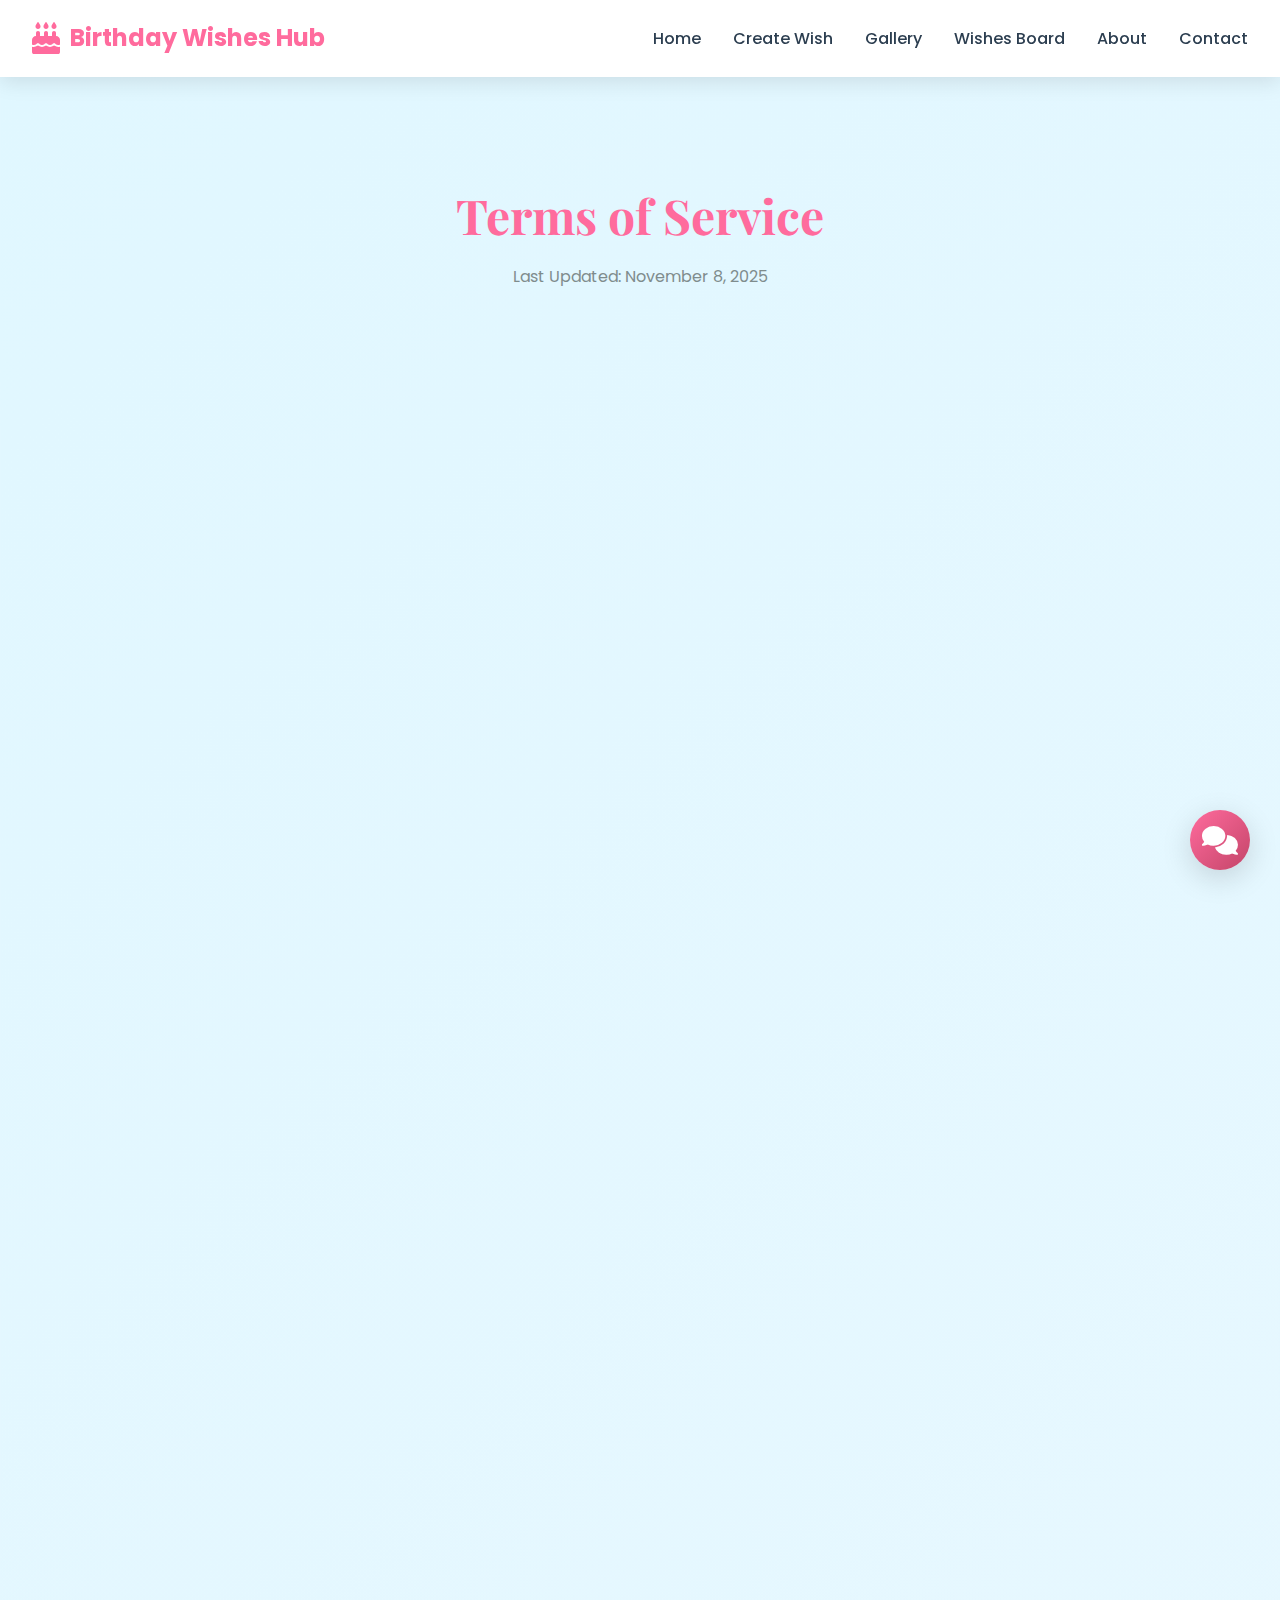
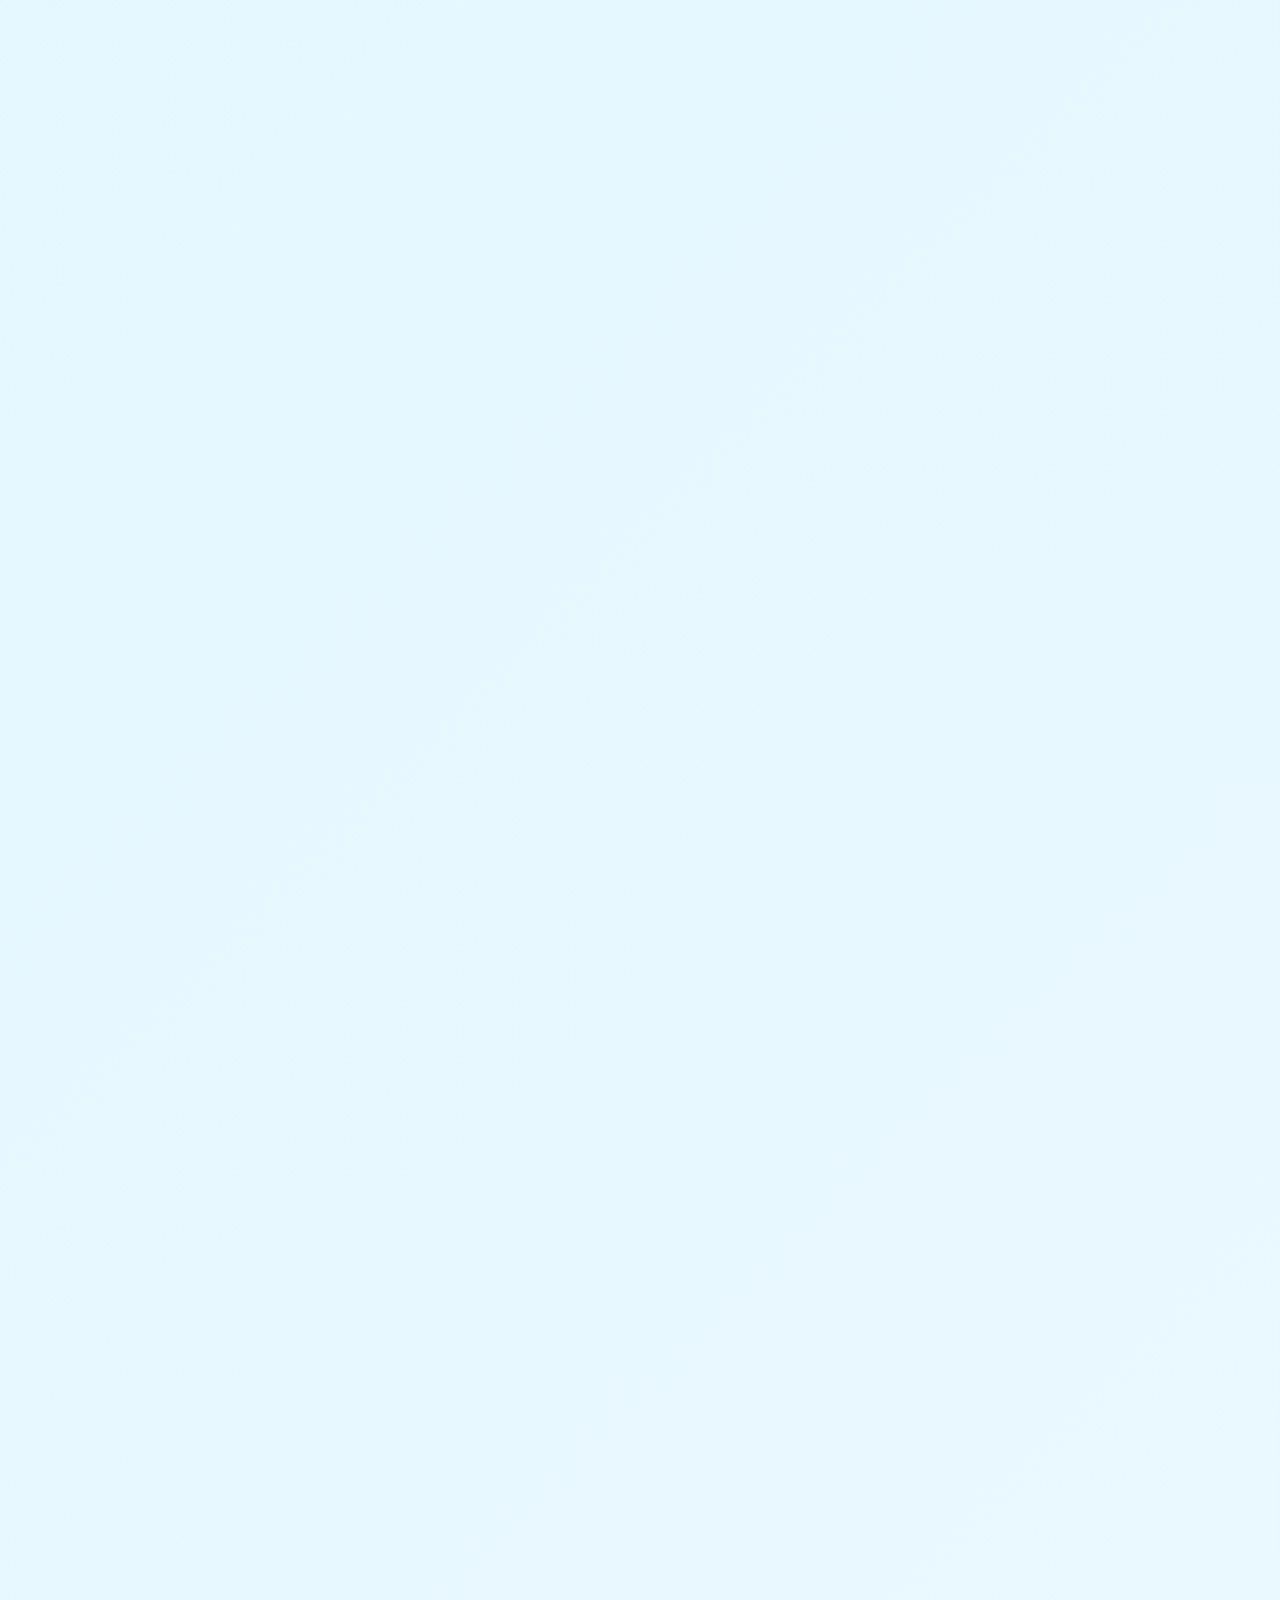
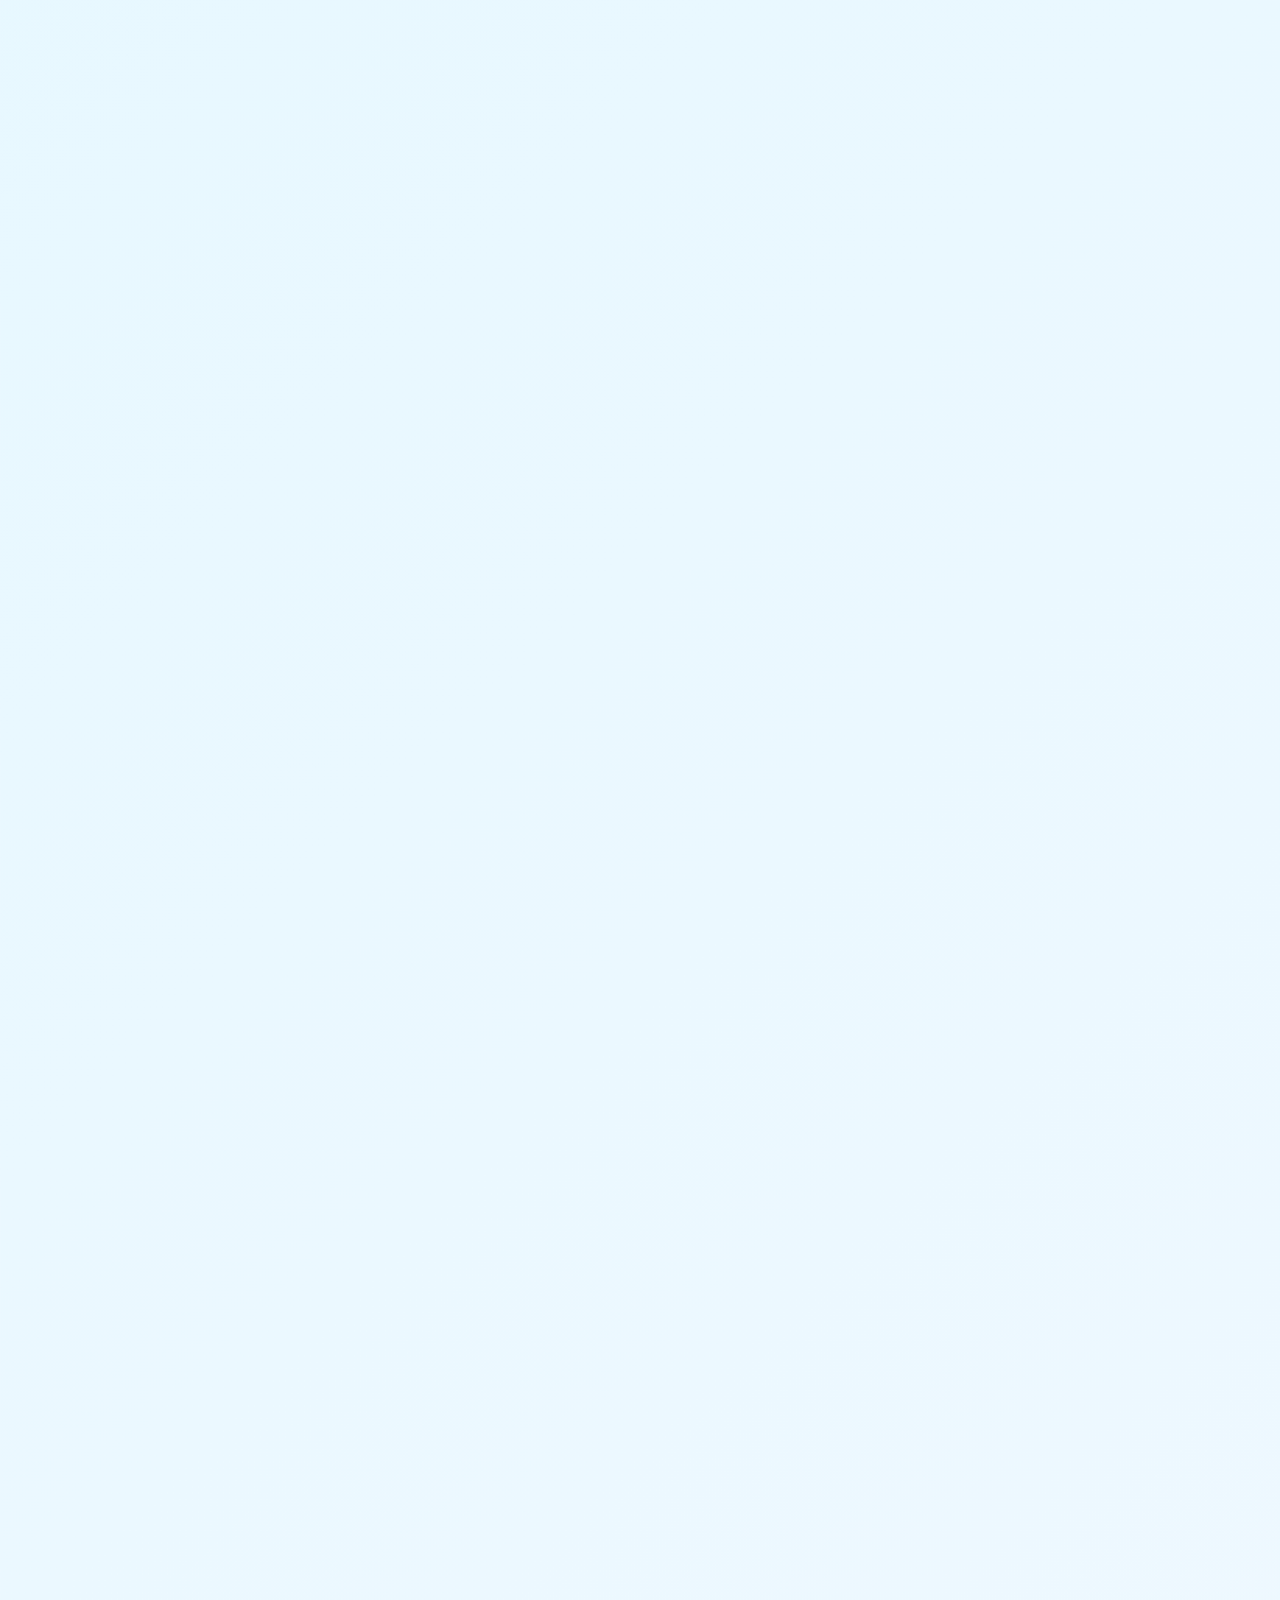
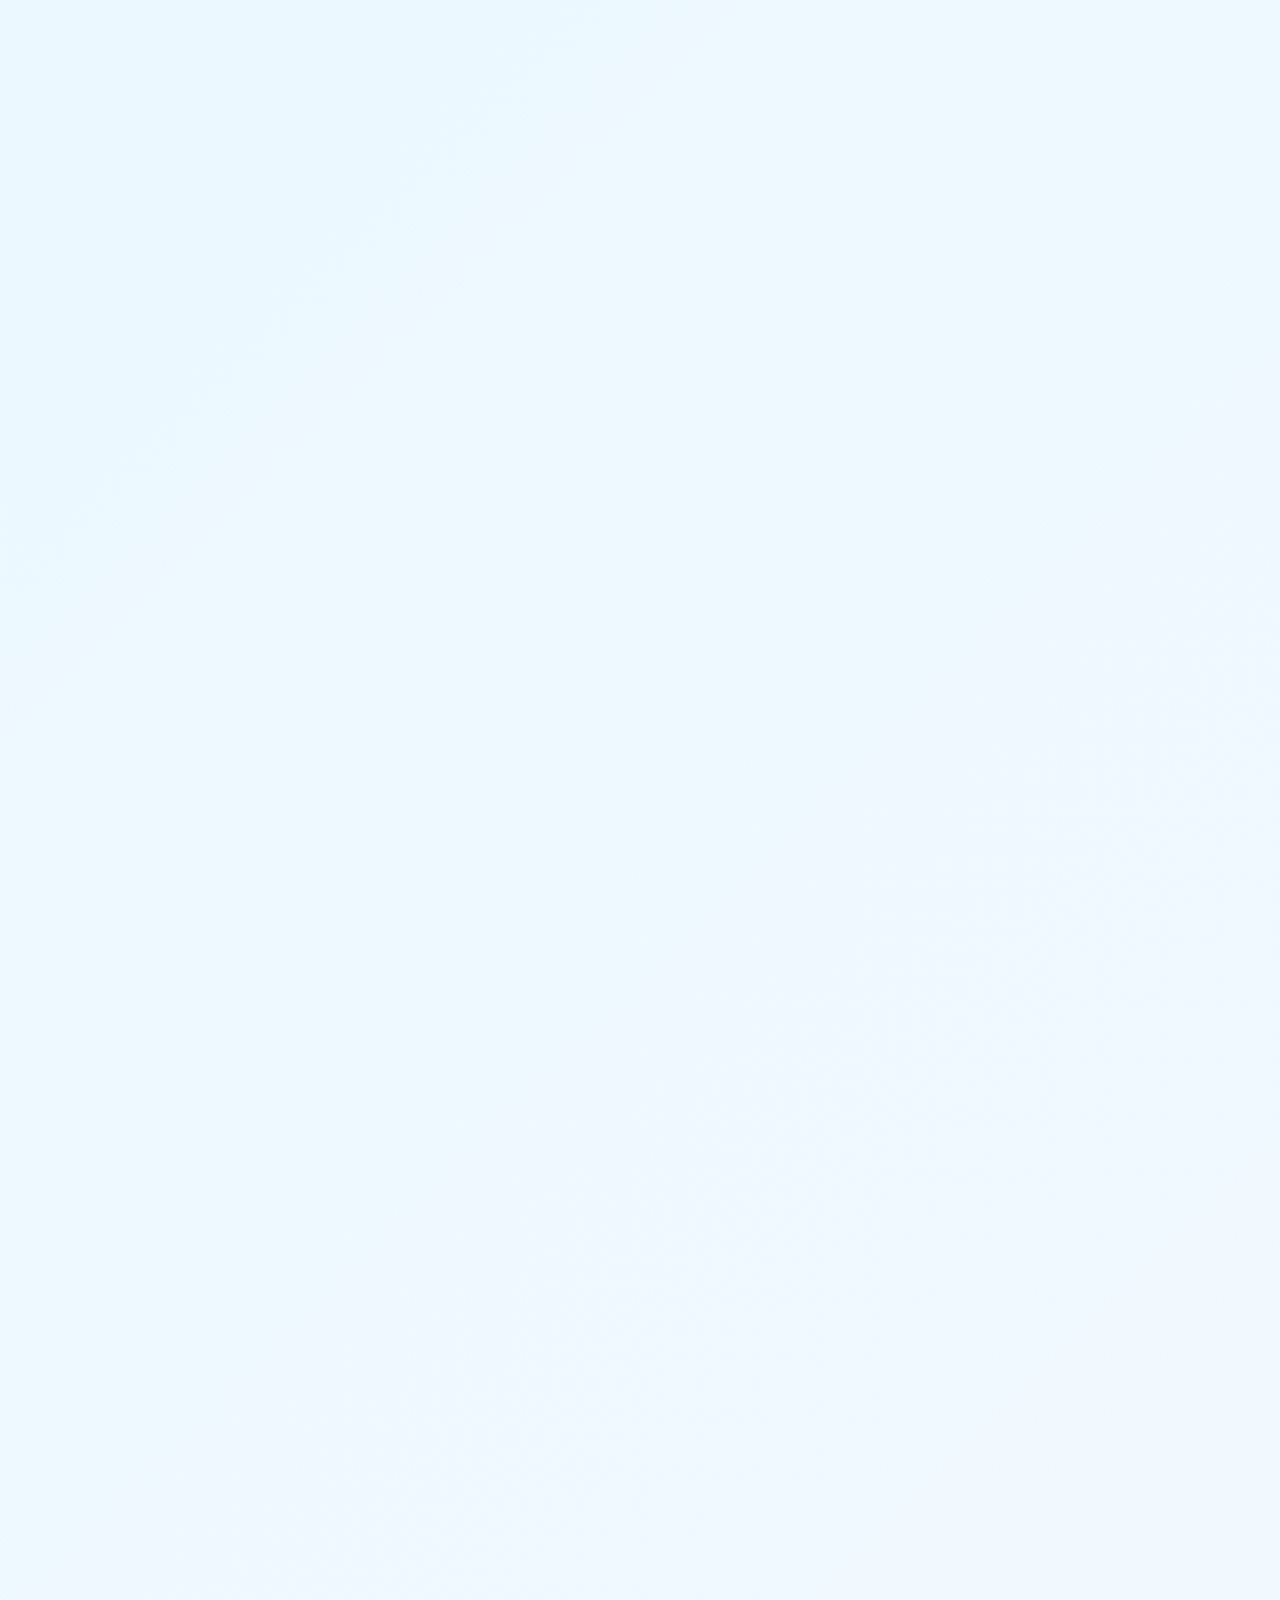
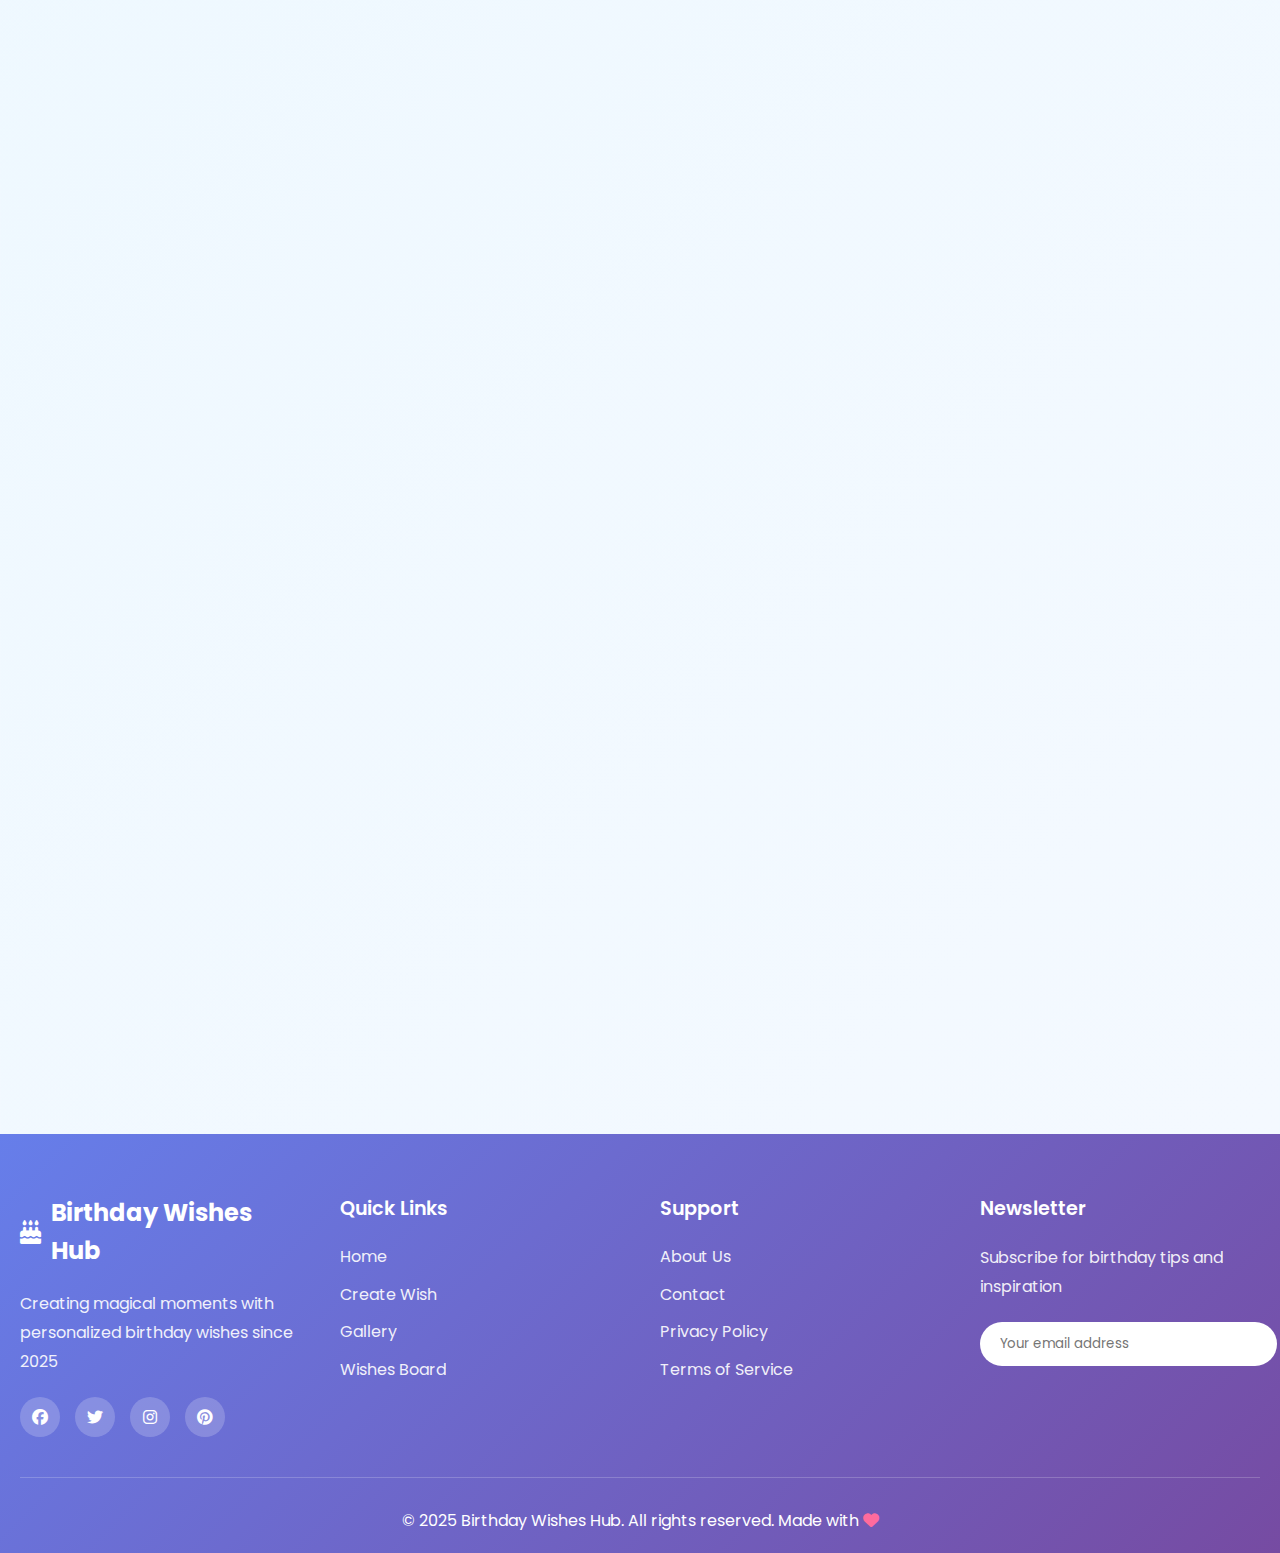
<file: terms-of-service.html>
<!DOCTYPE html>
<html lang="en">
<head>
    <meta charset="UTF-8">
    <meta name="viewport" content="width=device-width, initial-scale=1.0">
    <title>Terms of Service - Birthday Wishes Hub</title>
    <link rel="stylesheet" href="assets/css/terms.css">
    <link rel="stylesheet" href="https://cdnjs.cloudflare.com/ajax/libs/font-awesome/6.4.0/css/all.min.css">
    <link href="https://fonts.googleapis.com/css2?family=Poppins:wght@300;400;600;700&family=Playfair+Display:wght@700&display=swap" rel="stylesheet">
</head>
<body>
    <nav class="navbar">
        <div class="nav-container">
            <div class="logo">
                <i class="fas fa-birthday-cake"></i>
                <span>Birthday Wishes Hub</span>
            </div>
            <div class="hamburger" id="hamburger">
                <span></span>
                <span></span>
                <span></span>
            </div>
            <ul class="nav-menu" id="navMenu">
                <li><a href="index.html">Home</a></li>
                <li><a href="create-wish.html">Create Wish</a></li>
                <li><a href="gallery.html">Gallery</a></li>
                <li><a href="wishes-board.html">Wishes Board</a></li>
                <li><a href="about.html">About</a></li>
                <li><a href="contact.html">Contact</a></li>
            </ul>
        </div>
    </nav>

    <section class="legal-section">
        <div class="container">
            <h1 class="page-title">Terms of Service</h1>
            <p class="page-subtitle">Last Updated: November 8, 2025</p>

            <div class="legal-content">
                <div class="legal-card">
                    <h2><i class="fas fa-file-contract"></i> Agreement to Terms</h2>
                    <p>By accessing and using Birthday Wishes Hub ("the Service"), you agree to be bound by these Terms of Service. If you disagree with any part of these terms, you may not access the Service.</p>
                </div>

                <div class="legal-card">
                    <h2><i class="fas fa-user-check"></i> Use License</h2>
                    <p>Permission is granted to temporarily access and use the Service for personal, non-commercial purposes, subject to the following restrictions:</p>
                    <ul>
                        <li>You must not modify or copy the materials</li>
                        <li>You must not use the materials for any commercial purpose</li>
                        <li>You must not attempt to decompile or reverse engineer any software</li>
                        <li>You must not remove any copyright or proprietary notations</li>
                        <li>You must not transfer the materials to another person</li>
                    </ul>
                    <p>This license shall automatically terminate if you violate any of these restrictions.</p>
                </div>

                <div class="legal-card">
                    <h2><i class="fas fa-users"></i> User Accounts</h2>
                    <h3>Account Responsibilities</h3>
                    <ul>
                        <li>You are responsible for maintaining the confidentiality of your account</li>
                        <li>You must provide accurate and complete information</li>
                        <li>You must notify us immediately of any unauthorized use</li>
                        <li>You are responsible for all activities under your account</li>
                    </ul>

                    <h3>Account Termination</h3>
                    <p>We reserve the right to terminate or suspend your account at any time for violations of these terms or for any other reason at our sole discretion.</p>
                </div>

                <div class="legal-card">
                    <h2><i class="fas fa-pencil-alt"></i> User-Generated Content</h2>
                    <h3>Content Guidelines</h3>
                    <p>When posting content on our Wishes Board or creating wishes, you agree not to post content that:</p>
                    <ul>
                        <li>Is illegal, harmful, threatening, abusive, or harassing</li>
                        <li>Infringes on intellectual property rights</li>
                        <li>Contains viruses or malicious code</li>
                        <li>Is spam or unsolicited advertising</li>
                        <li>Violates privacy rights of others</li>
                        <li>Is offensive, discriminatory, or hateful</li>
                    </ul>

                    <h3>Content Ownership</h3>
                    <p>You retain ownership of content you create. By posting content, you grant us a worldwide, non-exclusive, royalty-free license to use, display, and distribute your content on our platform.</p>

                    <h3>Content Moderation</h3>
                    <p>We reserve the right to remove any content that violates these terms or that we deem inappropriate, without prior notice.</p>
                </div>

                <div class="legal-card">
                    <h2><i class="fas fa-copyright"></i> Intellectual Property</h2>
                    <p>The Service and its original content, features, and functionality are owned by Birthday Wishes Hub and are protected by international copyright, trademark, patent, trade secret, and other intellectual property laws.</p>

                    <h3>Trademarks</h3>
                    <p>Birthday Wishes Hub name, logo, and all related names, logos, product and service names, designs, and slogans are trademarks of Birthday Wishes Hub. You must not use such marks without our prior written permission.</p>
                </div>

                <div class="legal-card">
                    <h2><i class="fas fa-ban"></i> Prohibited Uses</h2>
                    <p>You may not use the Service:</p>
                    <ul>
                        <li>For any unlawful purpose or to solicit unlawful activities</li>
                        <li>To violate any international, federal, or local regulations</li>
                        <li>To infringe upon or violate our intellectual property rights</li>
                        <li>To harass, abuse, or harm another person</li>
                        <li>To submit false or misleading information</li>
                        <li>To upload viruses or malicious code</li>
                        <li>To collect or track personal information of others</li>
                        <li>To spam, phish, or conduct similar activities</li>
                        <li>To interfere with or circumvent security features</li>
                        <li>To use automated systems without permission</li>
                    </ul>
                </div>

                <div class="legal-card">
                    <h2><i class="fas fa-exclamation-triangle"></i> Disclaimers</h2>
                    <h3>Service "As Is"</h3>
                    <p>The Service is provided on an "AS IS" and "AS AVAILABLE" basis without warranties of any kind, either express or implied, including but not limited to warranties of merchantability, fitness for a particular purpose, or non-infringement.</p>

                    <h3>No Warranty</h3>
                    <ul>
                        <li>We do not warrant that the Service will be uninterrupted or error-free</li>
                        <li>We do not warrant that defects will be corrected</li>
                        <li>We do not warrant the accuracy or reliability of any information</li>
                        <li>We do not warrant that the Service will meet your requirements</li>
                    </ul>
                </div>

                <div class="legal-card">
                    <h2><i class="fas fa-balance-scale"></i> Limitation of Liability</h2>
                    <p>To the maximum extent permitted by law, Birthday Wishes Hub shall not be liable for any indirect, incidental, special, consequential, or punitive damages, including without limitation:</p>
                    <ul>
                        <li>Loss of profits or data</li>
                        <li>Loss of use or goodwill</li>
                        <li>Business interruption</li>
                        <li>Personal injury or property damage</li>
                    </ul>
                    <p>Our total liability shall not exceed the amount you paid to use the Service in the past 12 months, or $100, whichever is less.</p>
                </div>

                <div class="legal-card">
                    <h2><i class="fas fa-shield-alt"></i> Indemnification</h2>
                    <p>You agree to defend, indemnify, and hold harmless Birthday Wishes Hub, its officers, directors, employees, and agents from any claims, damages, obligations, losses, liabilities, costs, or expenses arising from:</p>
                    <ul>
                        <li>Your use of the Service</li>
                        <li>Your violation of these Terms</li>
                        <li>Your violation of any third-party rights</li>
                        <li>Your content posted on the Service</li>
                    </ul>
                </div>

                <div class="legal-card">
                    <h2><i class="fas fa-link"></i> Third-Party Links</h2>
                    <p>Our Service may contain links to third-party websites or services that are not owned or controlled by Birthday Wishes Hub. We have no control over and assume no responsibility for the content, privacy policies, or practices of any third-party websites or services.</p>
                </div>

                <div class="legal-card">
                    <h2><i class="fas fa-gavel"></i> Governing Law</h2>
                    <p>These Terms shall be governed by and construed in accordance with the laws of the jurisdiction in which Birthday Wishes Hub operates, without regard to its conflict of law provisions.</p>

                    <h3>Dispute Resolution</h3>
                    <p>Any disputes arising from these Terms or your use of the Service shall be resolved through binding arbitration, except that either party may seek injunctive relief in court for intellectual property disputes.</p>
                </div>

                <div class="legal-card">
                    <h2><i class="fas fa-sync"></i> Changes to Terms</h2>
                    <p>We reserve the right to modify or replace these Terms at any time at our sole discretion. We will provide notice of any material changes by:</p>
                    <ul>
                        <li>Posting the new Terms on this page</li>
                        <li>Updating the "Last Updated" date</li>
                        <li>Sending an email notification (if you're subscribed)</li>
                    </ul>
                    <p>Your continued use of the Service after any changes constitutes acceptance of the new Terms.</p>
                </div>

                <div class="legal-card">
                    <h2><i class="fas fa-cut"></i> Severability</h2>
                    <p>If any provision of these Terms is held to be invalid or unenforceable, the remaining provisions shall continue in full force and effect. The invalid provision shall be replaced with a valid provision that most closely matches the intent of the original.</p>
                </div>

                <div class="legal-card">
                    <h2><i class="fas fa-handshake"></i> Entire Agreement</h2>
                    <p>These Terms, together with our Privacy Policy, constitute the entire agreement between you and Birthday Wishes Hub regarding the Service and supersede all prior agreements and understandings.</p>
                </div>

                <div class="legal-card">
                    <h2><i class="fas fa-phone-alt"></i> Contact Information</h2>
                    <p>If you have any questions about these Terms of Service, please contact us:</p>
                    <ul class="contact-list">
                        <li><i class="fas fa-envelope"></i> Email: legal@birthdaywisheshub.com</li>
                        <li><i class="fas fa-phone"></i> Phone: +1 (555) 123-4567</li>
                        <li><i class="fas fa-map-marker-alt"></i> Address: 123 Celebration Street, Happy City, AB 12345</li>
                    </ul>
                </div>

                <div class="legal-card acknowledge">
                    <p><strong>By using Birthday Wishes Hub, you acknowledge that you have read, understood, and agree to be bound by these Terms of Service.</strong></p>
                </div>
            </div>
        </div>
    </section>

    <footer class="footer">
        <div class="footer-container">
            <div class="footer-section">
                <h3><i class="fas fa-birthday-cake"></i> Birthday Wishes Hub</h3>
                <p>Creating magical moments with personalized birthday wishes since 2025</p>
                <div class="social-links">
                    <a href="#"><i class="fab fa-facebook"></i></a>
                    <a href="#"><i class="fab fa-twitter"></i></a>
                    <a href="#"><i class="fab fa-instagram"></i></a>
                    <a href="#"><i class="fab fa-pinterest"></i></a>
                </div>
            </div>
            <div class="footer-section">
                <h4>Quick Links</h4>
                <ul>
                    <li><a href="index.html">Home</a></li>
                    <li><a href="create-wish.html">Create Wish</a></li>
                    <li><a href="gallery.html">Gallery</a></li>
                    <li><a href="wishes-board.html">Wishes Board</a></li>
                </ul>
            </div>
            <div class="footer-section">
                <h4>Support</h4>
                <ul>
                    <li><a href="about.html">About Us</a></li>
                    <li><a href="contact.html">Contact</a></li>
                    <li><a href="privacy-policy.html">Privacy Policy</a></li>
                    <li><a href="terms-of-service.html">Terms of Service</a></li>
                </ul>
            </div>
            <div class="footer-section">
                <h4>Newsletter</h4>
                <p>Subscribe for birthday tips and inspiration</p>
                <form class="newsletter-form">
                    <label>
                        <input type="email" placeholder="Your email address" required>
                    </label>
                    <button type="submit"><i class="fas fa-paper-plane"></i></button>
                </form>
            </div>
        </div>
        <div class="footer-bottom">
            <p>&copy; 2025 Birthday Wishes Hub. All rights reserved. Made with <i class="fas fa-heart"></i></p>
        </div>
    </footer>

    <div class="chatbot-button" id="chatbotButton">
        <i class="fas fa-comments"></i>
    </div>

    <div class="chatbot-container" id="chatbotContainer">
        <div class="chatbot-header">
            <h3><i class="fas fa-robot"></i> Birthday Assistant</h3>
            <button class="chatbot-close" id="chatbotClose">
                <i class="fas fa-times"></i>
            </button>
        </div>
        <div class="chatbot-messages" id="chatbotMessages">
            <div class="bot-message">
                <p>👋 Hi! I'm your Birthday Assistant. How can I help you create the perfect birthday wish today?</p>
            </div>
        </div>
        <div class="chatbot-input">
            <label for="chatbotInput"></label><input type="text" id="chatbotInput" placeholder="Type your message...">
            <button id="chatbotSend"><i class="fas fa-paper-plane"></i></button>
        </div>
    </div>

    <script src="assets/js/script.js"></script>
    <script src="assets/js/chatbot.js"></script>
</body>
</html>
</file>
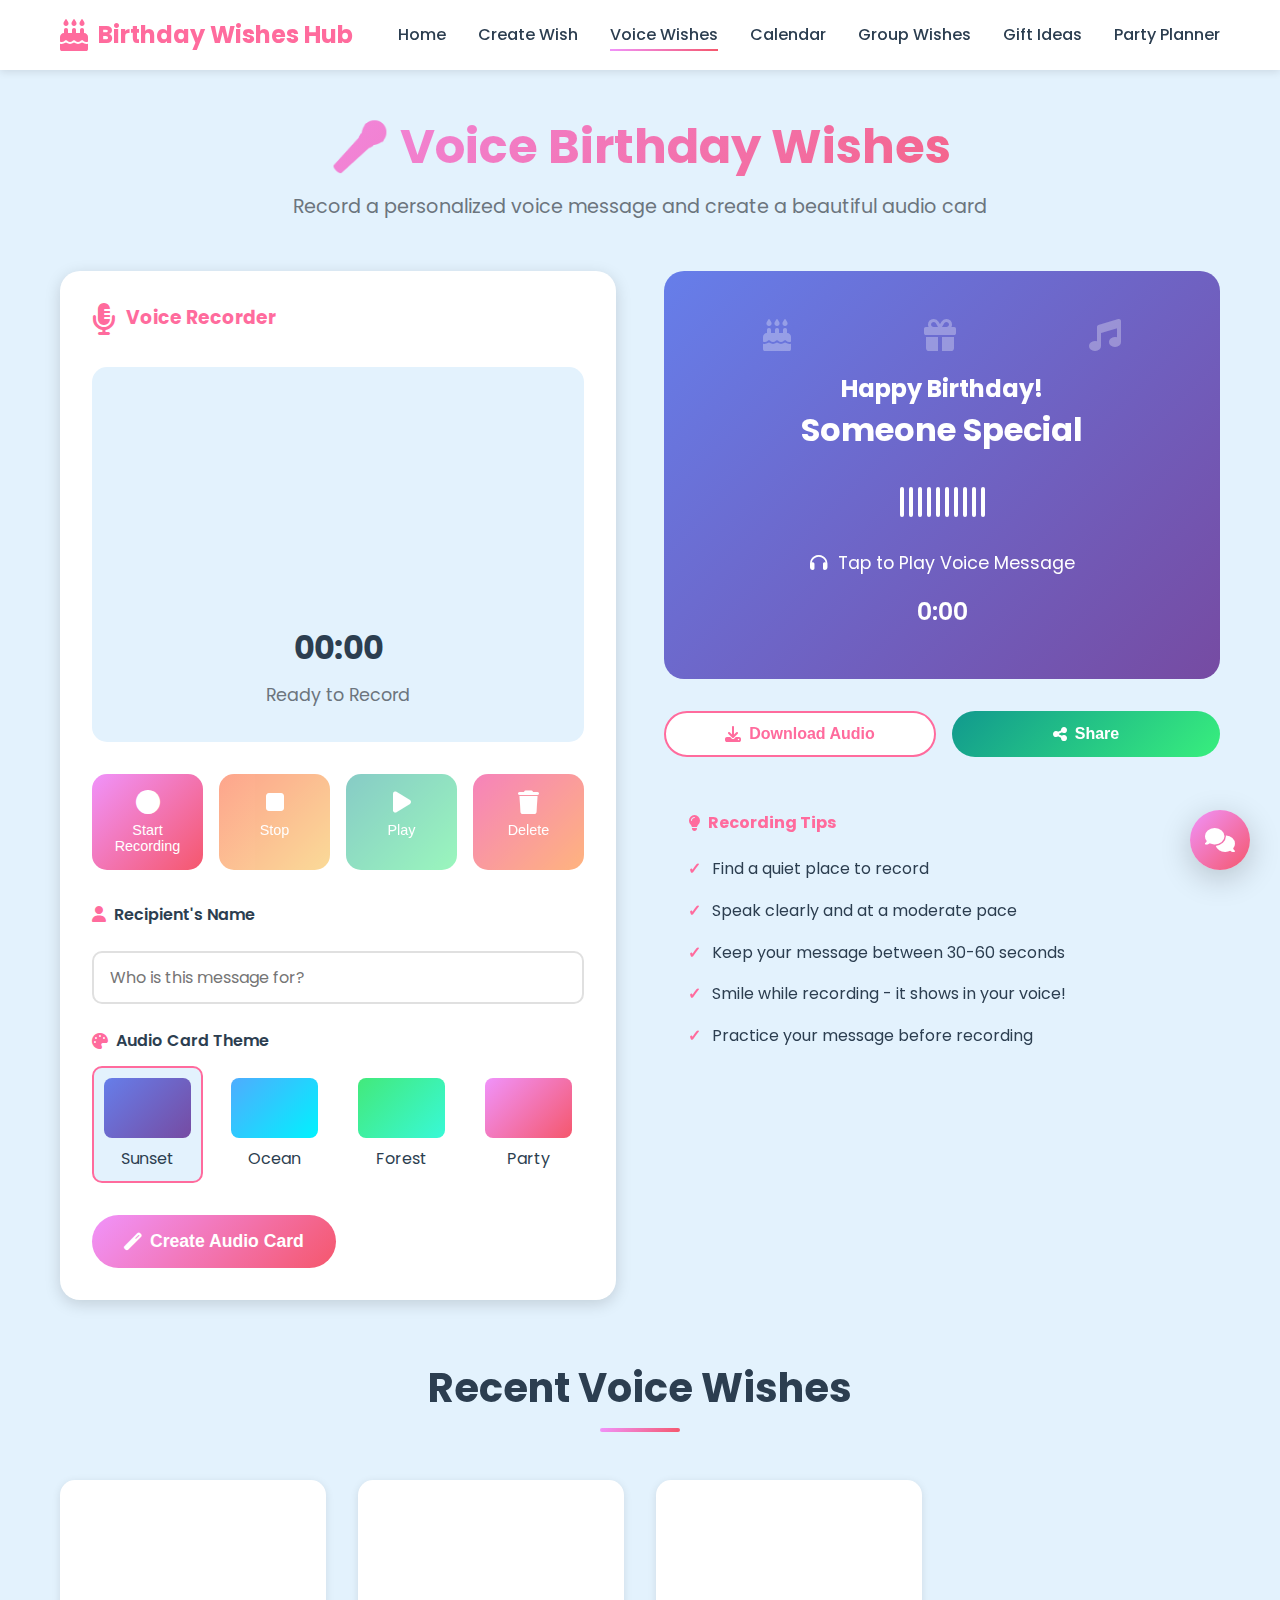
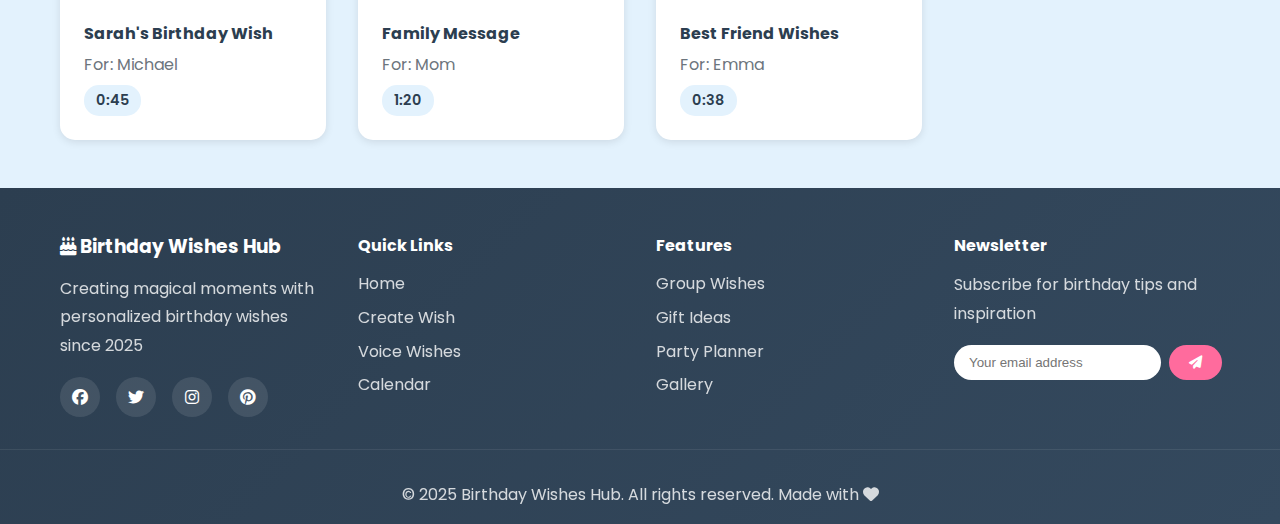
<file: voice-wishes.html>
<!DOCTYPE html>
<html lang="en">
<head>
    <meta charset="UTF-8">
    <meta name="viewport" content="width=device-width, initial-scale=1.0">
    <title>Voice Wishes - Birthday Wishes Hub</title>
    <link rel="stylesheet" href="assets/css/styles.css">
    <link rel="stylesheet" href="assets/css/a.css">
    <link rel="stylesheet" href="https://cdnjs.cloudflare.com/ajax/libs/font-awesome/6.4.0/css/all.min.css">
    <link href="https://fonts.googleapis.com/css2?family=Poppins:wght@300;400;600;700&family=Playfair+Display:wght@700&display=swap" rel="stylesheet">
</head>
<body>
    <nav class="navbar">
        <div class="nav-container">
            <div class="logo">
                <i class="fas fa-birthday-cake"></i>
                <span>Birthday Wishes Hub</span>
            </div>
            <div class="hamburger" id="hamburger">
                <span></span>
                <span></span>
                <span></span>
            </div>
            <ul class="nav-menu" id="navMenu">
                <li><a href="index.html">Home</a></li>
                <li><a href="create-wish.html">Create Wish</a></li>
                <li><a href="voice-wishes.html" class="active">Voice Wishes</a></li>
                <li><a href="calendar.html">Calendar</a></li>
                <li><a href="group-wishes.html">Group Wishes</a></li>
                <li><a href="gift-suggestions.html">Gift Ideas</a></li>
                <li><a href="party-planner.html">Party Planner</a></li>
            </ul>
        </div>
    </nav>

    <section class="voice-section">
        <div class="container">
            <h1 class="page-title">🎤 Voice Birthday Wishes</h1>
            <p class="page-subtitle">Record a personalized voice message and create a beautiful audio card</p>

            <div class="voice-container">
                <div class="voice-recorder">
                    <div class="recorder-card">
                        <div class="recorder-header">
                            <i class="fas fa-microphone-alt"></i>
                            <h3>Voice Recorder</h3>
                        </div>

                        <div class="recorder-display">
                            <canvas id="audioVisualizer" width="600" height="200"></canvas>
                            <div class="time-display" id="timeDisplay">00:00</div>
                            <div class="recording-status" id="recordingStatus">Ready to Record</div>
                        </div>

                        <div class="recorder-controls">
                            <button class="control-btn record-btn" id="recordBtn">
                                <i class="fas fa-circle"></i>
                                <span>Start Recording</span>
                            </button>
                            <button class="control-btn stop-btn" id="stopBtn" disabled>
                                <i class="fas fa-stop"></i>
                                <span>Stop</span>
                            </button>
                            <button class="control-btn play-btn" id="playBtn" disabled>
                                <i class="fas fa-play"></i>
                                <span>Play</span>
                            </button>
                            <button class="control-btn delete-btn" id="deleteBtn" disabled>
                                <i class="fas fa-trash"></i>
                                <span>Delete</span>
                            </button>
                        </div>

                        <div class="audio-player" id="audioPlayer" style="display: none;">
                            <audio controls id="audioElement"></audio>
                        </div>

                        <div class="form-group">
                            <label><i class="fas fa-user"></i> Recipient's Name</label>
                            <label for="voiceRecipient"></label><input type="text" id="voiceRecipient" placeholder="Who is this message for?">
                        </div>

                        <div class="form-group">
                            <label><i class="fas fa-palette"></i> Audio Card Theme</label>
                            <div class="audio-themes">
                                <div class="audio-theme selected" data-theme="gradient1">
                                    <div class="theme-preview gradient1"></div>
                                    <span>Sunset</span>
                                </div>
                                <div class="audio-theme" data-theme="gradient2">
                                    <div class="theme-preview gradient2"></div>
                                    <span>Ocean</span>
                                </div>
                                <div class="audio-theme" data-theme="gradient3">
                                    <div class="theme-preview gradient3"></div>
                                    <span>Forest</span>
                                </div>
                                <div class="audio-theme" data-theme="gradient4">
                                    <div class="theme-preview gradient4"></div>
                                    <span>Party</span>
                                </div>
                            </div>
                        </div>

                        <div class="recorder-actions">
                            <button class="btn btn-primary btn-large" id="createAudioCard">
                                <i class="fas fa-magic"></i> Create Audio Card
                            </button>
                        </div>
                    </div>
                </div>

                <div class="voice-preview">
                    <div class="audio-card-preview" id="audioCardPreview">
                        <div class="audio-card gradient1">
                            <div class="card-decoration">
                                <i class="fas fa-birthday-cake"></i>
                                <i class="fas fa-gift"></i>
                                <i class="fas fa-music"></i>
                            </div>
                            <h2>Happy Birthday!</h2>
                            <div class="recipient-name" id="displayRecipient">Someone Special</div>
                            <div class="audio-wave">
                                <span></span><span></span><span></span><span></span><span></span>
                                <span></span><span></span><span></span><span></span><span></span>
                            </div>
                            <p class="audio-label">
                                <i class="fas fa-headphones"></i> Tap to Play Voice Message
                            </p>
                            <div class="audio-duration" id="audioDuration">0:00</div>
                        </div>
                    </div>

                    <div class="preview-actions">
                        <button class="btn btn-secondary" id="downloadAudioBtn" disabled>
                            <i class="fas fa-download"></i> Download Audio
                        </button>
                        <button class="btn btn-success" id="shareAudioBtn" disabled>
                            <i class="fas fa-share-alt"></i> Share
                        </button>
                    </div>

                    <div class="voice-tips">
                        <h4><i class="fas fa-lightbulb"></i> Recording Tips</h4>
                        <ul>
                            <li>Find a quiet place to record</li>
                            <li>Speak clearly and at a moderate pace</li>
                            <li>Keep your message between 30-60 seconds</li>
                            <li>Smile while recording - it shows in your voice!</li>
                            <li>Practice your message before recording</li>
                        </ul>
                    </div>
                </div>
            </div>

            <!-- Pre-recorded Voice Wishes Gallery -->
            <div class="voice-gallery">
                <h2 class="section-title">Recent Voice Wishes</h2>
                <div class="voice-cards-grid">
                    <div class="voice-card">
                        <div class="voice-card-header gradient1">
                            <i class="fas fa-play-circle"></i>
                        </div>
                        <div class="voice-card-body">
                            <h4>Sarah's Birthday Wish</h4>
                            <p>For: Michael</p>
                            <span class="duration">0:45</span>
                        </div>
                    </div>
                    <div class="voice-card">
                        <div class="voice-card-header gradient2">
                            <i class="fas fa-play-circle"></i>
                        </div>
                        <div class="voice-card-body">
                            <h4>Family Message</h4>
                            <p>For: Mom</p>
                            <span class="duration">1:20</span>
                        </div>
                    </div>
                    <div class="voice-card">
                        <div class="voice-card-header gradient3">
                            <i class="fas fa-play-circle"></i>
                        </div>
                        <div class="voice-card-body">
                            <h4>Best Friend Wishes</h4>
                            <p>For: Emma</p>
                            <span class="duration">0:38</span>
                        </div>
                    </div>
                </div>
            </div>
        </div>
    </section>

    <footer class="footer">
        <div class="footer-container">
            <div class="footer-section">
                <h3><i class="fas fa-birthday-cake"></i> Birthday Wishes Hub</h3>
                <p>Creating magical moments with personalized birthday wishes since 2025</p>
                <div class="social-links">
                    <a href="#"><i class="fab fa-facebook"></i></a>
                    <a href="#"><i class="fab fa-twitter"></i></a>
                    <a href="#"><i class="fab fa-instagram"></i></a>
                    <a href="#"><i class="fab fa-pinterest"></i></a>
                </div>
            </div>
            <div class="footer-section">
                <h4>Quick Links</h4>
                <ul>
                    <li><a href="index.html">Home</a></li>
                    <li><a href="create-wish.html">Create Wish</a></li>
                    <li><a href="voice-wishes.html">Voice Wishes</a></li>
                    <li><a href="calendar.html">Calendar</a></li>
                </ul>
            </div>
            <div class="footer-section">
                <h4>Features</h4>
                <ul>
                    <li><a href="group-wishes.html">Group Wishes</a></li>
                    <li><a href="gift-suggestions.html">Gift Ideas</a></li>
                    <li><a href="party-planner.html">Party Planner</a></li>
                    <li><a href="gallery.html">Gallery</a></li>
                </ul>
            </div>
            <div class="footer-section">
                <h4>Newsletter</h4>
                <p>Subscribe for birthday tips and inspiration</p>
                <form class="newsletter-form">
                    <label>
                        <input type="email" placeholder="Your email address" required>
                    </label>
                    <button type="submit"><i class="fas fa-paper-plane"></i></button>
                </form>
            </div>
        </div>
        <div class="footer-bottom">
            <p>&copy; 2025 Birthday Wishes Hub. All rights reserved. Made with <i class="fas fa-heart"></i></p>
        </div>
    </footer>

    <div class="chatbot-button" id="chatbotButton">
        <i class="fas fa-comments"></i>
    </div>

    <div class="chatbot-container" id="chatbotContainer">
        <div class="chatbot-header">
            <h3><i class="fas fa-robot"></i> Birthday Assistant</h3>
            <button class="chatbot-close" id="chatbotClose">
                <i class="fas fa-times"></i>
            </button>
        </div>
        <div class="chatbot-messages" id="chatbotMessages">
            <div class="bot-message">
                <p>👋 Hi! I'm your Birthday Assistant. How can I help you create the perfect birthday wish today?</p>
            </div>
        </div>
        <div class="chatbot-input">
            <label for="chatbotInput"></label><input type="text" id="chatbotInput" placeholder="Type your message...">
            <button id="chatbotSend"><i class="fas fa-paper-plane"></i></button>
        </div>
    </div>

    <script src="assets/js/script.js"></script>
    <script src="assets/js/chatbot.js"></script>
    <script src="assets/js/voice-recorder.js"></script>
</body>
</html>
</file>
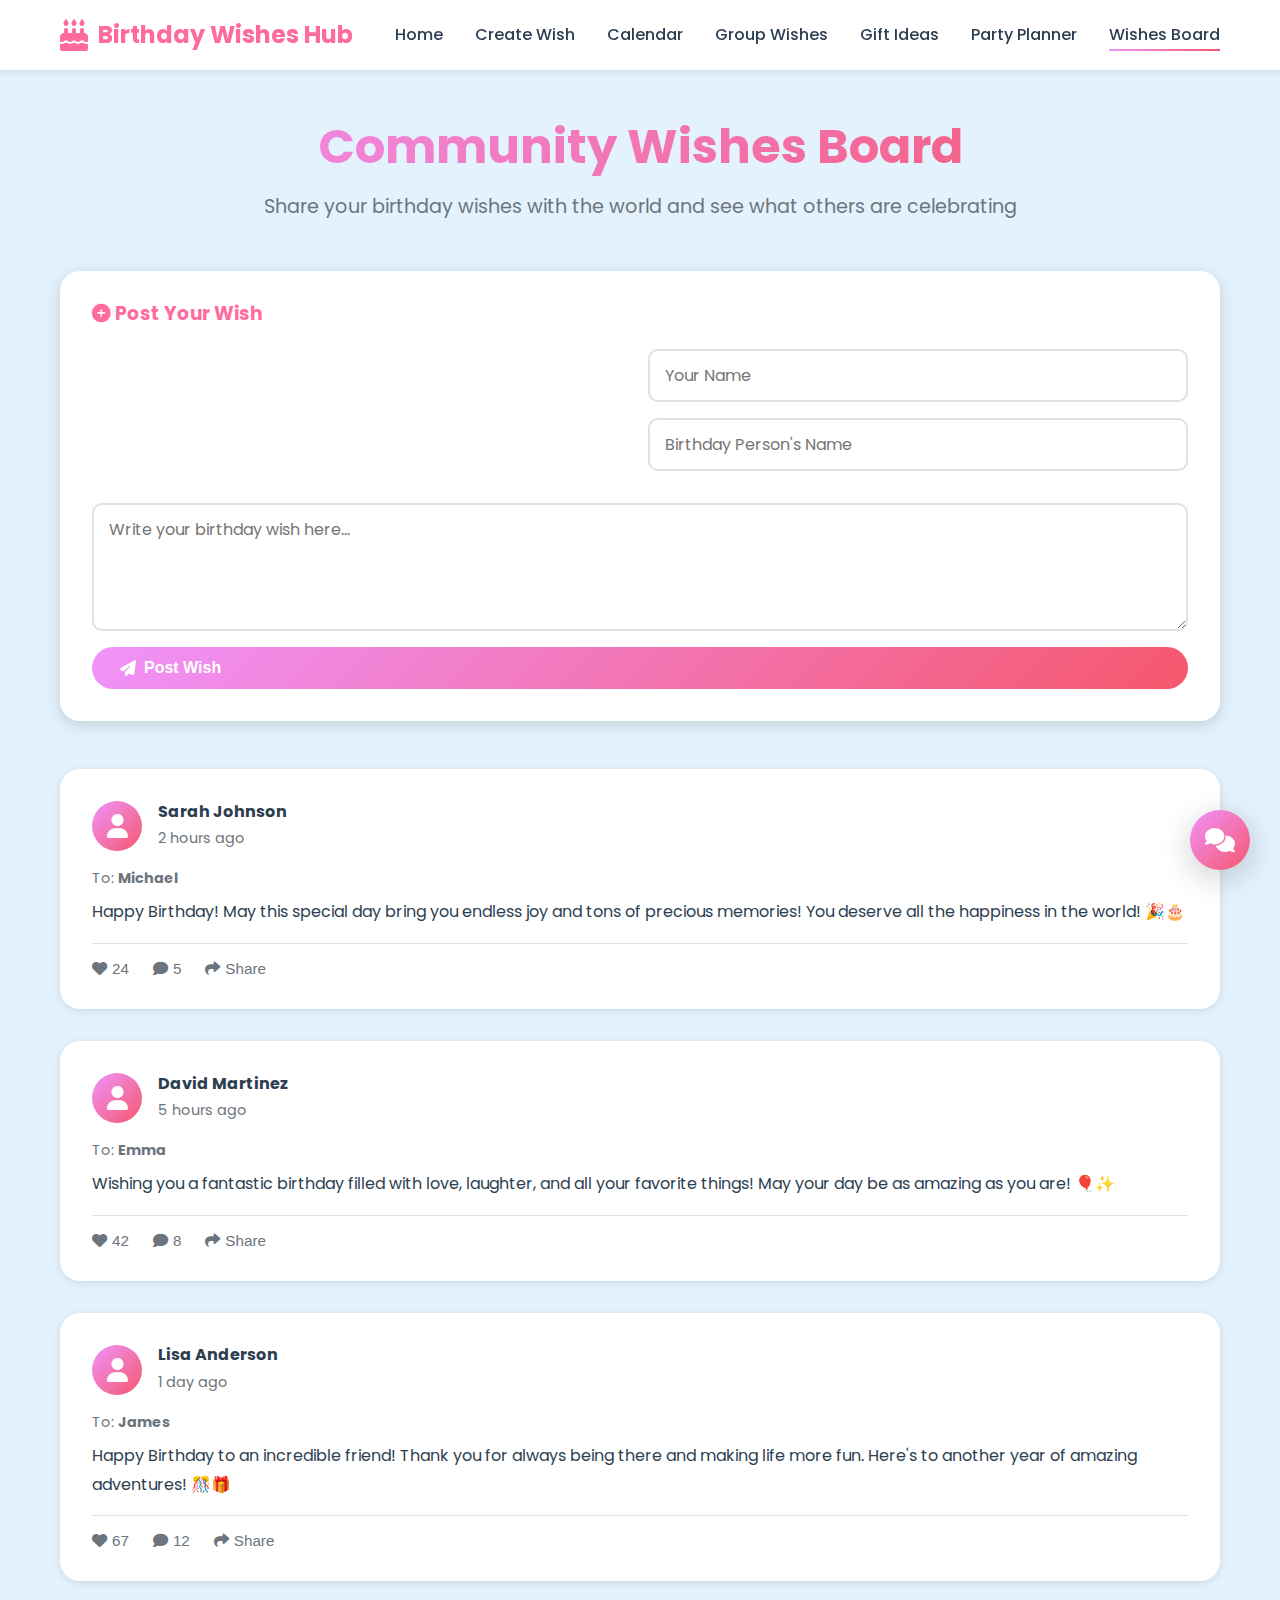
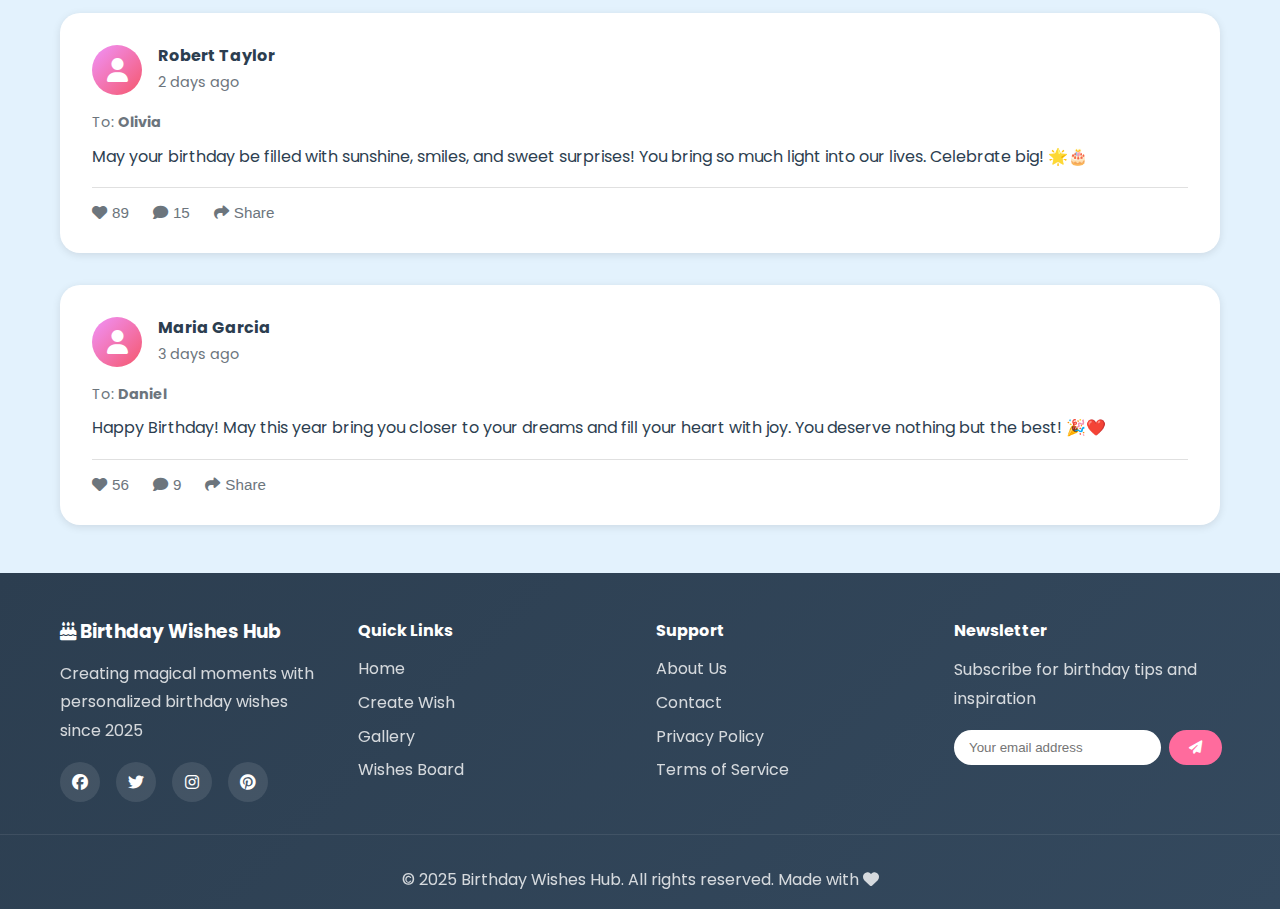
<file: wishes-board.html>
<!DOCTYPE html>
<html lang="en">
<head>
    <meta charset="UTF-8">
    <meta name="viewport" content="width=device-width, initial-scale=1.0">
    <title>Wishes Board - Birthday Wishes Hub</title>
    <link rel="stylesheet" href="assets/css/styles.css">
    <link rel="stylesheet" href="https://cdnjs.cloudflare.com/ajax/libs/font-awesome/6.4.0/css/all.min.css">
    <link href="https://fonts.googleapis.com/css2?family=Poppins:wght@300;400;600;700&family=Playfair+Display:wght@700&display=swap" rel="stylesheet">
</head>
<body>
    <!-- Navigation Bar -->
    <nav class="navbar">
        <div class="nav-container">
            <div class="logo">
                <i class="fas fa-birthday-cake"></i>
                <span>Birthday Wishes Hub</span>
            </div>
            <div class="hamburger" id="hamburger">
                <span></span>
                <span></span>
                <span></span>
            </div>
            <ul class="nav-menu" id="navMenu">
                <li><a href="index.html">Home</a></li>
                <li><a href="create-wish.html">Create Wish</a></li>
                <li><a href="calendar.html">Calendar</a></li>
                <li><a href="group-wishes.html">Group Wishes</a></li>
                <li><a href="gift-suggestions.html">Gift Ideas</a></li>
                <li><a href="party-planner.html">Party Planner</a></li>
                <li><a href="wishes-board.html" class="active">Wishes Board</a></li>

            </ul>
        </div>
    </nav>

    <!-- Wishes Board Section -->
    <section class="wishes-board-section">
        <div class="container">
            <h1 class="page-title">Community Wishes Board</h1>
            <p class="page-subtitle">Share your birthday wishes with the world and see what others are celebrating</p>

            <!-- Add Wish Form -->
            <div class="add-wish-container">
                <h3><i class="fas fa-plus-circle"></i> Post Your Wish</h3>
                <form class="wish-form" id="wishForm">
                    <div class="form-row">
                        <label for="wishName"></label><input type="text" id="wishName" placeholder="Your Name" required>
                        <label for="wishRecipient"></label><input type="text" id="wishRecipient" placeholder="Birthday Person's Name" required>
                    </div>
                    <label for="wishMessage"></label><textarea id="wishMessage" placeholder="Write your birthday wish here..." rows="4" required></textarea>
                    <button type="submit" class="btn btn-primary">
                        <i class="fas fa-paper-plane"></i> Post Wish
                    </button>
                </form>
            </div>

            <!-- Wishes Display -->
            <div class="wishes-container" id="wishesContainer">
                <!-- Sample wishes -->
                <div class="wish-card">
                    <div class="wish-header">
                        <div class="wish-avatar">
                            <i class="fas fa-user"></i>
                        </div>
                        <div class="wish-info">
                            <h4>Sarah Johnson</h4>
                            <span class="wish-date">2 hours ago</span>
                        </div>
                    </div>
                    <div class="wish-content">
                        <p class="wish-to">To: <strong>Michael</strong></p>
                        <p class="wish-text">Happy Birthday! May this special day bring you endless joy and tons of precious memories! You deserve all the happiness in the world! 🎉🎂</p>
                    </div>
                    <div class="wish-actions">
                        <button class="wish-action-btn"><i class="fas fa-heart"></i> <span>24</span></button>
                        <button class="wish-action-btn"><i class="fas fa-comment"></i> <span>5</span></button>
                        <button class="wish-action-btn"><i class="fas fa-share"></i> Share</button>
                    </div>
                </div>

                <div class="wish-card">
                    <div class="wish-header">
                        <div class="wish-avatar">
                            <i class="fas fa-user"></i>
                        </div>
                        <div class="wish-info">
                            <h4>David Martinez</h4>
                            <span class="wish-date">5 hours ago</span>
                        </div>
                    </div>
                    <div class="wish-content">
                        <p class="wish-to">To: <strong>Emma</strong></p>
                        <p class="wish-text">Wishing you a fantastic birthday filled with love, laughter, and all your favorite things! May your day be as amazing as you are! 🎈✨</p>
                    </div>
                    <div class="wish-actions">
                        <button class="wish-action-btn"><i class="fas fa-heart"></i> <span>42</span></button>
                        <button class="wish-action-btn"><i class="fas fa-comment"></i> <span>8</span></button>
                        <button class="wish-action-btn"><i class="fas fa-share"></i> Share</button>
                    </div>
                </div>

                <div class="wish-card">
                    <div class="wish-header">
                        <div class="wish-avatar">
                            <i class="fas fa-user"></i>
                        </div>
                        <div class="wish-info">
                            <h4>Lisa Anderson</h4>
                            <span class="wish-date">1 day ago</span>
                        </div>
                    </div>
                    <div class="wish-content">
                        <p class="wish-to">To: <strong>James</strong></p>
                        <p class="wish-text">Happy Birthday to an incredible friend! Thank you for always being there and making life more fun. Here's to another year of amazing adventures! 🎊🎁</p>
                    </div>
                    <div class="wish-actions">
                        <button class="wish-action-btn"><i class="fas fa-heart"></i> <span>67</span></button>
                        <button class="wish-action-btn"><i class="fas fa-comment"></i> <span>12</span></button>
                        <button class="wish-action-btn"><i class="fas fa-share"></i> Share</button>
                    </div>
                </div>

                <div class="wish-card">
                    <div class="wish-header">
                        <div class="wish-avatar">
                            <i class="fas fa-user"></i>
                        </div>
                        <div class="wish-info">
                            <h4>Robert Taylor</h4>
                            <span class="wish-date">2 days ago</span>
                        </div>
                    </div>
                    <div class="wish-content">
                        <p class="wish-to">To: <strong>Olivia</strong></p>
                        <p class="wish-text">May your birthday be filled with sunshine, smiles, and sweet surprises! You bring so much light into our lives. Celebrate big! 🌟🎂</p>
                    </div>
                    <div class="wish-actions">
                        <button class="wish-action-btn"><i class="fas fa-heart"></i> <span>89</span></button>
                        <button class="wish-action-btn"><i class="fas fa-comment"></i> <span>15</span></button>
                        <button class="wish-action-btn"><i class="fas fa-share"></i> Share</button>
                    </div>
                </div>

                <div class="wish-card">
                    <div class="wish-header">
                        <div class="wish-avatar">
                            <i class="fas fa-user"></i>
                        </div>
                        <div class="wish-info">
                            <h4>Maria Garcia</h4>
                            <span class="wish-date">3 days ago</span>
                        </div>
                    </div>
                    <div class="wish-content">
                        <p class="wish-to">To: <strong>Daniel</strong></p>
                        <p class="wish-text">Happy Birthday! May this year bring you closer to your dreams and fill your heart with joy. You deserve nothing but the best! 🎉❤️</p>
                    </div>
                    <div class="wish-actions">
                        <button class="wish-action-btn"><i class="fas fa-heart"></i> <span>56</span></button>
                        <button class="wish-action-btn"><i class="fas fa-comment"></i> <span>9</span></button>
                        <button class="wish-action-btn"><i class="fas fa-share"></i> Share</button>
                    </div>
                </div>
            </div>
        </div>
    </section>

    <!-- Footer -->
    <footer class="footer">
        <div class="footer-container">
            <div class="footer-section">
                <h3><i class="fas fa-birthday-cake"></i> Birthday Wishes Hub</h3>
                <p>Creating magical moments with personalized birthday wishes since 2025</p>
                <div class="social-links">
                    <a href="#"><i class="fab fa-facebook"></i></a>
                    <a href="#"><i class="fab fa-twitter"></i></a>
                    <a href="#"><i class="fab fa-instagram"></i></a>
                    <a href="#"><i class="fab fa-pinterest"></i></a>
                </div>
            </div>
            <div class="footer-section">
                <h4>Quick Links</h4>
                <ul>
                    <li><a href="index.html">Home</a></li>
                    <li><a href="create-wish.html">Create Wish</a></li>
                    <li><a href="gallery.html">Gallery</a></li>
                    <li><a href="wishes-board.html">Wishes Board</a></li>
                </ul>
            </div>
            <div class="footer-section">
                <h4>Support</h4>
                <ul>
                    <li><a href="about.html">About Us</a></li>
                    <li><a href="contact.html">Contact</a></li>
                    <li><a href="privacy-policy.html">Privacy Policy</a></li>
                    <li><a href="terms-of-service.html">Terms of Service</a></li>
                </ul>
            </div>
            <div class="footer-section">
                <h4>Newsletter</h4>
                <p>Subscribe for birthday tips and inspiration</p>
                <form class="newsletter-form">
                    <label>
                        <input type="email" placeholder="Your email address" required>
                    </label>
                    <button type="submit"><i class="fas fa-paper-plane"></i></button>
                </form>
            </div>
        </div>
        <div class="footer-bottom">
            <p>&copy; 2025 Birthday Wishes Hub. All rights reserved. Made with <i class="fas fa-heart"></i></p>
        </div>
    </footer>

    <!-- Chatbot Button -->
    <div class="chatbot-button" id="chatbotButton">
        <i class="fas fa-comments"></i>
    </div>

    <!-- Chatbot Container -->
    <div class="chatbot-container" id="chatbotContainer">
        <div class="chatbot-header">
            <h3><i class="fas fa-robot"></i> Birthday Assistant</h3>
            <button class="chatbot-close" id="chatbotClose">
                <i class="fas fa-times"></i>
            </button>
        </div>
        <div class="chatbot-messages" id="chatbotMessages">
            <div class="bot-message">
                <p>👋 Hi! I'm your Birthday Assistant. How can I help you create the perfect birthday wish today?</p>
            </div>
        </div>
        <div class="chatbot-input">
            <label for="chatbotInput"></label><input type="text" id="chatbotInput" placeholder="Type your message...">
            <button id="chatbotSend"><i class="fas fa-paper-plane"></i></button>
        </div>
    </div>

    <script src="assets/js/script.js"></script>
    <script src="assets/js/chatbot.js"></script>
</body>
</html>
</file>
<file: assets/css/calendar.css>
/* ===== ROOT VARIABLES ===== */
:root {
    --primary-color: #667eea;
    --secondary-color: #764ba2;
    --accent-color: #f093fb;
    --text-dark: #2d3748;
    --text-light: #718096;
    --bg-light-sky: #e3f2fd;
    --gradient-1: linear-gradient(135deg, #667eea 0%, #764ba2 100%);
    --gradient-2: linear-gradient(135deg, #4facfe 0%, #00f2fe 100%);
    --shadow-sm: 0 2px 8px rgba(0, 0, 0, 0.1);
    --shadow-md: 0 4px 16px rgba(0, 0, 0, 0.15);
    --shadow-lg: 0 8px 32px rgba(0, 0, 0, 0.2);
    --transition: all 0.3s ease;
}

* {
    margin: 0;
    padding: 0;
    box-sizing: border-box;
}

body {
    font-family: 'Poppins', sans-serif;
    line-height: 1.6;
    color: var(--text-dark);
    background: var(--bg-light-sky);
}

.container {
    max-width: 1400px;
    margin: 0 auto;
    padding: 0 2rem;
}

/* ===== NAVBAR STYLES ===== */
.navbar {
    background: white;
    padding: 1rem 0;
    box-shadow: var(--shadow-sm);
    position: sticky;
    top: 0;
    z-index: 1000;
}

.nav-container {
    max-width: 1400px;
    margin: 0 auto;
    padding: 0 2rem;
    display: flex;
    justify-content: space-between;
    align-items: center;
}

.logo {
    display: flex;
    align-items: center;
    gap: 10px;
    font-size: 1.5rem;
    font-weight: 700;
    color: var(--primary-color);
}

.logo i {
    font-size: 1.8rem;
}

.nav-menu {
    display: flex;
    list-style: none;
    gap: 2rem;
}

.nav-menu a {
    text-decoration: none;
    color: var(--text-dark);
    font-weight: 500;
    transition: var(--transition);
    padding: 0.5rem 1rem;
    border-radius: 8px;
}

.nav-menu a:hover,
.nav-menu a.active {
    color: var(--primary-color);
    background: var(--bg-light-sky);
}

.hamburger {
    display: none;
    flex-direction: column;
    cursor: pointer;
    gap: 5px;
}

.hamburger span {
    width: 25px;
    height: 3px;
    background: var(--primary-color);
    border-radius: 3px;
    transition: var(--transition);
}

.hamburger.active span:nth-child(1) {
    transform: rotate(45deg) translate(8px, 8px);
}

.hamburger.active span:nth-child(2) {
    opacity: 0;
}

.hamburger.active span:nth-child(3) {
    transform: rotate(-45deg) translate(7px, -7px);
}

/* ===== PAGE TITLE ===== */
.page-title {
    text-align: center;
    font-size: 2.5rem;
    margin-bottom: 0.5rem;
    color: var(--primary-color);
}

.page-subtitle {
    text-align: center;
    font-size: 1.1rem;
    color: var(--text-light);
    margin-bottom: 3rem;
}

/* ===== CALENDAR SECTION ===== */
.calendar-section {
    padding: 3rem 0;
    min-height: 100vh;
}

.calendar-container {
    display: grid;
    grid-template-columns: 350px 1fr;
    gap: 2rem;
    margin-top: 2rem;
}

/* ===== CALENDAR SIDEBAR ===== */
.calendar-sidebar {
    display: flex;
    flex-direction: column;
    gap: 2rem;
}

.upcoming-birthdays {
    background: white;
    padding: 1.5rem;
    border-radius: 15px;
    box-shadow: var(--shadow-sm);
}

.upcoming-birthdays h3 {
    display: flex;
    align-items: center;
    gap: 8px;
    margin-bottom: 1.5rem;
    color: var(--primary-color);
}

.birthday-list {
    display: flex;
    flex-direction: column;
    gap: 1rem;
}

.birthday-item {
    display: flex;
    align-items: center;
    gap: 1rem;
    padding: 1rem;
    background: var(--bg-light-sky);
    border-radius: 10px;
    transition: var(--transition);
}

.birthday-item:hover {
    transform: translateX(5px);
    box-shadow: var(--shadow-sm);
}

.birthday-item.today {
    background: linear-gradient(135deg, #f093fb 0%, #f5576c 100%);
    color: white;
}

.birthday-item.tomorrow {
    background: linear-gradient(135deg, #4facfe 0%, #00f2fe 100%);
    color: white;
}

.birthday-avatar {
    width: 50px;
    height: 50px;
    border-radius: 50%;
    background: white;
    display: flex;
    align-items: center;
    justify-content: center;
    font-weight: 700;
    color: var(--primary-color);
}

.birthday-item.today .birthday-avatar,
.birthday-item.tomorrow .birthday-avatar {
    color: var(--primary-color);
}

.birthday-info {
    flex: 1;
}

.birthday-info h4 {
    margin-bottom: 0.25rem;
}

.birthday-info p {
    font-size: 0.9rem;
    opacity: 0.9;
}

.age-badge {
    display: inline-block;
    background: rgba(255, 255, 255, 0.3);
    padding: 2px 8px;
    border-radius: 10px;
    font-size: 0.8rem;
    margin-top: 4px;
}

.wish-btn {
    width: 40px;
    height: 40px;
    border: none;
    border-radius: 50%;
    background: var(--primary-color);
    color: white;
    cursor: pointer;
    transition: var(--transition);
}

.wish-btn:hover {
    transform: scale(1.1);
}

.calendar-stats {
    background: white;
    padding: 1.5rem;
    border-radius: 15px;
    box-shadow: var(--shadow-sm);
}

.calendar-stats h4 {
    margin-bottom: 1rem;
    color: var(--primary-color);
}

.stat-item {
    display: flex;
    align-items: center;
    gap: 10px;
    padding: 0.75rem 0;
    border-bottom: 1px solid #f0f0f0;
}

.stat-item:last-child {
    border-bottom: none;
}

.stat-item i {
    color: var(--primary-color);
}

/* ===== CALENDAR MAIN ===== */
.calendar-main {
    background: white;
    padding: 2rem;
    border-radius: 20px;
    box-shadow: var(--shadow-md);
}

.calendar-header {
    display: flex;
    justify-content: space-between;
    align-items: center;
    margin-bottom: 2rem;
}

.calendar-header h2 {
    font-size: 1.8rem;
    color: var(--text-dark);
}

.calendar-nav {
    display: flex;
    gap: 1rem;
}

.nav-btn {
    width: 40px;
    height: 40px;
    border: none;
    border-radius: 50%;
    background: var(--bg-light-sky);
    color: var(--primary-color);
    cursor: pointer;
    transition: var(--transition);
}

.nav-btn:hover {
    background: var(--primary-color);
    color: white;
}

.calendar-grid {
    display: grid;
    grid-template-columns: repeat(7, 1fr);
    gap: 10px;
}

.calendar-day-header {
    text-align: center;
    font-weight: 600;
    padding: 1rem;
    color: var(--text-light);
}

.calendar-day {
    aspect-ratio: 1;
    display: flex;
    flex-direction: column;
    align-items: center;
    justify-content: center;
    padding: 0.5rem;
    border-radius: 10px;
    background: var(--bg-light-sky);
    cursor: pointer;
    transition: var(--transition);
    position: relative;
}

.calendar-day:hover {
    transform: scale(1.05);
    box-shadow: var(--shadow-sm);
}

.calendar-day.empty {
    background: transparent;
    cursor: default;
}

.calendar-day.today {
    background: var(--gradient-2);
    color: white;
    font-weight: 700;
}

.calendar-day.has-birthday {
    background: var(--gradient-1);
    color: white;
}

.calendar-day.has-birthday i {
    position: absolute;
    bottom: 5px;
    font-size: 0.8rem;
}

.calendar-legend {
    display: flex;
    gap: 2rem;
    margin-top: 2rem;
    padding-top: 2rem;
    border-top: 1px solid #f0f0f0;
}

.legend-item {
    display: flex;
    align-items: center;
    gap: 8px;
}

.legend-dot {
    width: 20px;
    height: 20px;
    border-radius: 50%;
}

.legend-dot.today {
    background: var(--gradient-2);
}

.legend-dot.birthday {
    background: var(--gradient-1);
}

.legend-dot.reminder {
    background: var(--accent-color);
}

.calendar-actions {
    display: flex;
    gap: 1rem;
    margin-top: 2rem;
    padding-top: 2rem;
    border-top: 1px solid #f0f0f0;
}

/* ===== BUTTONS ===== */
.btn {
    padding: 12px 24px;
    border: none;
    border-radius: 10px;
    font-size: 1rem;
    font-weight: 600;
    cursor: pointer;
    transition: var(--transition);
    display: inline-flex;
    align-items: center;
    gap: 8px;
}

.btn-primary {
    background: var(--gradient-1);
    color: white;
}

.btn-primary:hover {
    transform: translateY(-2px);
    box-shadow: var(--shadow-md);
}

.btn-secondary {
    background: white;
    color: var(--primary-color);
    border: 2px solid var(--primary-color);
}

.btn-secondary:hover {
    background: var(--primary-color);
    color: white;
}

.btn-large {
    width: 100%;
    justify-content: center;
    padding: 1rem 2rem;
    font-size: 1.1rem;
}

/* ===== MODAL STYLES ===== */
.modal {
    display: none;
    position: fixed;
    top: 0;
    left: 0;
    right: 0;
    bottom: 0;
    background: rgba(0, 0, 0, 0.7);
    z-index: 2000;
    align-items: center;
    justify-content: center;
    padding: 2rem;
    overflow-y: auto;
}

.modal.active {
    display: flex;
}

.modal-content {
    background: white;
    border-radius: 20px;
    max-width: 600px;
    width: 100%;
    max-height: 90vh;
    overflow-y: auto;
    animation: modalSlideIn 0.3s ease;
    box-shadow: 0 10px 40px rgba(0, 0, 0, 0.3);
}

@keyframes modalSlideIn {
    from {
        opacity: 0;
        transform: translateY(-50px) scale(0.9);
    }
    to {
        opacity: 1;
        transform: translateY(0) scale(1);
    }
}

.modal-header {
    display: flex;
    justify-content: space-between;
    align-items: center;
    padding: 2rem;
    border-bottom: 1px solid #f0f0f0;
    background: var(--bg-light-sky);
    border-radius: 20px 20px 0 0;
}

.modal-header h3 {
    display: flex;
    align-items: center;
    gap: 10px;
    color: var(--primary-color);
    font-size: 1.5rem;
    margin: 0;
}

.modal-close {
    width: 35px;
    height: 35px;
    border: none;
    border-radius: 50%;
    background: white;
    color: var(--text-dark);
    font-size: 1.5rem;
    cursor: pointer;
    transition: var(--transition);
    display: flex;
    align-items: center;
    justify-content: center;
}

.modal-close:hover {
    background: var(--primary-color);
    color: white;
    transform: rotate(90deg);
}

.modal-body {
    padding: 2rem;
}

.form-group {
    margin-bottom: 1.5rem;
}

.form-group label {
    display: flex;
    align-items: center;
    gap: 8px;
    font-weight: 600;
    margin-bottom: 0.75rem;
    color: var(--text-dark);
}

.form-group label i {
    color: var(--primary-color);
}

.form-group input,
.form-group textarea,
.form-group select {
    width: 100%;
    padding: 12px 16px;
    border: 2px solid #e0e0e0;
    border-radius: 10px;
    font-size: 1rem;
    transition: var(--transition);
    font-family: inherit;
}

.form-group input:focus,
.form-group textarea:focus,
.form-group select:focus {
    outline: none;
    border-color: var(--primary-color);
    box-shadow: 0 0 0 3px rgba(102, 126, 234, 0.1);
}

.form-group textarea {
    resize: vertical;
    min-height: 80px;
}

.form-row {
    display: grid;
    grid-template-columns: 1fr 1fr;
    gap: 1rem;
    margin-bottom: 1.5rem;
}

/* ===== FOOTER ===== */
.footer {
    background: var(--text-dark);
    color: white;
    padding: 3rem 0 1rem;
    margin-top: 4rem;
}

.footer-container {
    max-width: 1400px;
    margin: 0 auto;
    padding: 0 2rem;
    display: grid;
    grid-template-columns: repeat(4, 1fr);
    gap: 2rem;
    margin-bottom: 2rem;
}

.footer-section h3,
.footer-section h4 {
    margin-bottom: 1rem;
}

.footer-section ul {
    list-style: none;
}

.footer-section ul li {
    margin-bottom: 0.5rem;
}

.footer-section a {
    color: rgba(255, 255, 255, 0.8);
    text-decoration: none;
    transition: var(--transition);
}

.footer-section a:hover {
    color: white;
}

.social-links {
    display: flex;
    gap: 1rem;
    margin-top: 1rem;
}

.social-links a {
    width: 40px;
    height: 40px;
    border-radius: 50%;
    background: rgba(255, 255, 255, 0.1);
    display: flex;
    align-items: center;
    justify-content: center;
    transition: var(--transition);
}

.social-links a:hover {
    background: var(--primary-color);
    transform: translateY(-3px);
}

.newsletter-form {
    display: flex;
    margin-top: 1rem;
}

.newsletter-form input {
    flex: 1;
    padding: 12px;
    border: none;
    border-radius: 10px 0 0 10px;
}

.newsletter-form button {
    padding: 12px 20px;
    border: none;
    background: var(--primary-color);
    color: white;
    border-radius: 0 10px 10px 0;
    cursor: pointer;
    transition: var(--transition);
}

.newsletter-form button:hover {
    background: var(--secondary-color);
}

.footer-bottom {
    text-align: center;
    padding-top: 2rem;
    border-top: 1px solid rgba(255, 255, 255, 0.1);
    max-width: 1400px;
    margin: 0 auto;
    padding-left: 2rem;
    padding-right: 2rem;
}

.footer-bottom i {
    color: #f5576c;
}

/* ===== CHATBOT ===== */
.chatbot-button {
    position: fixed;
    bottom: 2rem;
    right: 2rem;
    width: 60px;
    height: 60px;
    border-radius: 50%;
    background: var(--gradient-1);
    color: white;
    display: flex;
    align-items: center;
    justify-content: center;
    font-size: 1.5rem;
    cursor: pointer;
    box-shadow: var(--shadow-lg);
    transition: var(--transition);
    z-index: 999;
}

.chatbot-button:hover {
    transform: scale(1.1);
}

.chatbot-container {
    position: fixed;
    bottom: 100px;
    right: 2rem;
    width: 350px;
    height: 500px;
    background: white;
    border-radius: 20px;
    box-shadow: var(--shadow-lg);
    display: none;
    flex-direction: column;
    z-index: 999;
}

.chatbot-container.active {
    display: flex;
}

.chatbot-header {
    display: flex;
    justify-content: space-between;
    align-items: center;
    padding: 1.5rem;
    background: var(--gradient-1);
    color: white;
    border-radius: 20px 20px 0 0;
}

.chatbot-header h3 {
    display: flex;
    align-items: center;
    gap: 8px;
    margin: 0;
}

.chatbot-close {
    background: none;
    border: none;
    color: white;
    font-size: 1.5rem;
    cursor: pointer;
}

.chatbot-messages {
    flex: 1;
    padding: 1.5rem;
    overflow-y: auto;
}

.bot-message {
    background: var(--bg-light-sky);
    padding: 1rem;
    border-radius: 15px;
    margin-bottom: 1rem;
}

.user-message {
    background: var(--primary-color);
    color: white;
    padding: 1rem;
    border-radius: 15px;
    margin-bottom: 1rem;
    margin-left: 2rem;
}

.chatbot-input {
    display: flex;
    padding: 1rem;
    border-top: 1px solid #f0f0f0;
}

.chatbot-input input {
    flex: 1;
    padding: 10px;
    border: 2px solid #e0e0e0;
    border-radius: 10px 0 0 10px;
    font-family: inherit;
}

.chatbot-input button {
    padding: 10px 20px;
    border: none;
    background: var(--primary-color);
    color: white;
    border-radius: 0 10px 10px 0;
    cursor: pointer;
}

/* ===== RESPONSIVE STYLES ===== */
@media (max-width: 968px) {
    .calendar-container {
        grid-template-columns: 1fr;
    }

    .calendar-sidebar {
        order: 2;
    }

    .calendar-main {
        order: 1;
    }

    .footer-container {
        grid-template-columns: repeat(2, 1fr);
    }
}

@media (max-width: 768px) {
    .hamburger {
        display: flex;
    }

    .nav-menu {
        position: absolute;
        top: 70px;
        left: 0;
        right: 0;
        background: white;
        flex-direction: column;
        gap: 0;
        box-shadow: var(--shadow-md);
        max-height: 0;
        overflow: hidden;
        transition: max-height 0.3s ease;
    }

    .nav-menu.active {
        max-height: 500px;
        padding: 1rem 0;
    }

    .nav-menu li {
        padding: 0 2rem;
    }

    .nav-menu a {
        display: block;
        padding: 1rem;
    }

    .page-title {
        font-size: 2rem;
    }

    .calendar-actions {
        flex-direction: column;
    }

    .form-row {
        grid-template-columns: 1fr;
    }

    .footer-container {
        grid-template-columns: 1fr;
    }

    .chatbot-container {
        width: calc(100% - 2rem);
        right: 1rem;
        left: 1rem;
    }
}

@media (max-width: 480px) {
    .container {
        padding: 0 1rem;
    }

    .nav-container {
        padding: 0 1rem;
    }

    .calendar-day-header {
        padding: 0.5rem;
        font-size: 0.9rem;
    }

    .modal {
        padding: 1rem;
    }
}
</file>
<file: assets/css/privacy.css>
/* ==================== GLOBAL STYLES ==================== */
* {
    margin: 0;
    padding: 0;
    box-sizing: border-box;
}

:root {
    --primary-color: #ff6b9d;
    --secondary-color: #c44569;
    --accent-color: #ffc048;
    --sky-bg: linear-gradient(135deg, #e0f7ff 0%, #f5f9ff 100%);
    --text-dark: #2c3e50;
    --text-light: #7f8c8d;
    --white: #ffffff;
    --shadow: 0 5px 20px rgba(0, 0, 0, 0.1);
    --shadow-hover: 0 8px 30px rgba(0, 0, 0, 0.15);
    --transition: all 0.3s ease;
}

body {
    font-family: 'Poppins', sans-serif;
    background: var(--sky-bg);
    color: var(--text-dark);
    line-height: 1.6;
    overflow-x: hidden;
}

.container {
    max-width: 1200px;
    margin: 0 auto;
    padding: 0 20px;
}

/* ==================== NAVIGATION ==================== */
.navbar {
    background: var(--white);
    box-shadow: var(--shadow);
    position: sticky;
    top: 0;
    z-index: 1000;
    animation: slideDown 0.5s ease;
}

@keyframes slideDown {
    from {
        transform: translateY(-100%);
        opacity: 0;
    }
    to {
        transform: translateY(0);
        opacity: 1;
    }
}

.nav-container {
    display: flex;
    justify-content: space-between;
    align-items: center;
    padding: 1.2rem 2rem;
    max-width: 1400px;
    margin: 0 auto;
}

.logo {
    display: flex;
    align-items: center;
    gap: 10px;
    font-size: 1.5rem;
    font-weight: 700;
    color: var(--primary-color);
    cursor: pointer;
}

.logo i {
    font-size: 2rem;
    animation: bounce 2s infinite;
}

@keyframes bounce {
    0%, 100% {
        transform: translateY(0);
    }
    50% {
        transform: translateY(-10px);
    }
}

.nav-menu {
    display: flex;
    list-style: none;
    gap: 2rem;
}

.nav-menu a {
    text-decoration: none;
    color: var(--text-dark);
    font-weight: 500;
    transition: var(--transition);
    position: relative;
}

.nav-menu a::after {
    content: '';
    position: absolute;
    bottom: -5px;
    left: 0;
    width: 0;
    height: 3px;
    background: var(--primary-color);
    transition: var(--transition);
}

.nav-menu a:hover {
    color: var(--primary-color);
}

.nav-menu a:hover::after {
    width: 100%;
}

.hamburger {
    display: none;
    flex-direction: column;
    cursor: pointer;
    gap: 5px;
}

.hamburger span {
    width: 25px;
    height: 3px;
    background: var(--primary-color);
    transition: var(--transition);
    border-radius: 3px;
}

/* ==================== LEGAL SECTION ==================== */
.legal-section {
    padding: 100px 20px 80px;
    min-height: calc(100vh - 80px);
}

.page-title {
    font-family: 'Playfair Display', serif;
    font-size: 3rem;
    color: var(--primary-color);
    text-align: center;
    margin-bottom: 10px;
    animation: fadeInUp 0.8s ease;
}

.page-subtitle {
    text-align: center;
    color: var(--text-light);
    font-size: 1rem;
    margin-bottom: 50px;
    animation: fadeInUp 0.8s ease 0.2s both;
}

@keyframes fadeInUp {
    from {
        opacity: 0;
        transform: translateY(30px);
    }
    to {
        opacity: 1;
        transform: translateY(0);
    }
}

.legal-content {
    display: flex;
    flex-direction: column;
    gap: 30px;
}

.legal-card {
    background: var(--white);
    padding: 40px;
    border-radius: 20px;
    box-shadow: var(--shadow);
    transition: var(--transition);
    animation: fadeInUp 0.8s ease;
}

.legal-card:hover {
    box-shadow: var(--shadow-hover);
    transform: translateY(-5px);
}

.legal-card h2 {
    font-size: 1.8rem;
    color: var(--primary-color);
    margin-bottom: 20px;
    display: flex;
    align-items: center;
    gap: 15px;
}

.legal-card h2 i {
    font-size: 2rem;
}

.legal-card h3 {
    font-size: 1.3rem;
    color: var(--secondary-color);
    margin-top: 25px;
    margin-bottom: 15px;
}

.legal-card p {
    color: var(--text-dark);
    margin-bottom: 15px;
    line-height: 1.8;
}

.legal-card ul {
    list-style: none;
    padding-left: 0;
}

.legal-card ul li {
    padding: 12px 0 12px 30px;
    position: relative;
    color: var(--text-dark);
    line-height: 1.8;
}

.legal-card ul li::before {
    content: '✓';
    position: absolute;
    left: 0;
    color: var(--primary-color);
    font-weight: bold;
    font-size: 1.2rem;
}

.legal-card ul li strong {
    color: var(--secondary-color);
}

.contact-list {
    margin-top: 20px;
}

.contact-list li {
    display: flex;
    align-items: center;
    gap: 15px;
    padding: 15px;
    background: #f8f9fa;
    border-radius: 10px;
    margin-bottom: 10px;
}

.contact-list li::before {
    content: '';
}

.contact-list i {
    color: var(--primary-color);
    font-size: 1.2rem;
}

/* ==================== FOOTER ==================== */
.footer {
    background: linear-gradient(135deg, #667eea 0%, #764ba2 100%);
    color: var(--white);
    padding: 60px 20px 20px;
    margin-top: 80px;
}

.footer-container {
    max-width: 1400px;
    margin: 0 auto;
    display: grid;
    grid-template-columns: repeat(auto-fit, minmax(250px, 1fr));
    gap: 40px;
    margin-bottom: 40px;
}

.footer-section h3 {
    font-size: 1.5rem;
    margin-bottom: 20px;
    display: flex;
    align-items: center;
    gap: 10px;
}

.footer-section h4 {
    font-size: 1.2rem;
    margin-bottom: 20px;
    font-weight: 600;
}

.footer-section p {
    margin-bottom: 20px;
    line-height: 1.8;
    opacity: 0.9;
}

.footer-section ul {
    list-style: none;
}

.footer-section ul li {
    margin-bottom: 12px;
}

.footer-section ul li a {
    color: var(--white);
    text-decoration: none;
    transition: var(--transition);
    opacity: 0.9;
}

.footer-section ul li a:hover {
    opacity: 1;
    padding-left: 10px;
}

.social-links {
    display: flex;
    gap: 15px;
    margin-top: 20px;
}

.social-links a {
    width: 40px;
    height: 40px;
    background: rgba(255, 255, 255, 0.2);
    border-radius: 50%;
    display: flex;
    align-items: center;
    justify-content: center;
    color: var(--white);
    text-decoration: none;
    transition: var(--transition);
}

.social-links a:hover {
    background: var(--white);
    color: var(--primary-color);
    transform: translateY(-5px);
}

.newsletter-form {
    display: flex;
    gap: 10px;
}

.newsletter-form input {
    flex: 1;
    padding: 12px 20px;
    border: none;
    border-radius: 50px;
    outline: none;
    font-family: 'Poppins', sans-serif;
}

.newsletter-form button {
    width: 50px;
    height: 50px;
    border: none;
    border-radius: 50%;
    background: var(--primary-color);
    color: var(--white);
    cursor: pointer;
    transition: var(--transition);
}

.newsletter-form button:hover {
    background: var(--secondary-color);
    transform: scale(1.1);
}

.footer-bottom {
    text-align: center;
    padding-top: 30px;
    border-top: 1px solid rgba(255, 255, 255, 0.2);
}

.footer-bottom i {
    color: #ff6b9d;
    animation: heartbeat 1.5s infinite;
}

@keyframes heartbeat {
    0%, 100% {
        transform: scale(1);
    }
    25% {
        transform: scale(1.2);
    }
    50% {
        transform: scale(1);
    }
}

/* ==================== CHATBOT ==================== */
.chatbot-button {
    position: fixed;
    bottom: 30px;
    right: 30px;
    width: 60px;
    height: 60px;
    background: linear-gradient(135deg, var(--primary-color), var(--secondary-color));
    border-radius: 50%;
    display: flex;
    align-items: center;
    justify-content: center;
    color: var(--white);
    font-size: 1.8rem;
    cursor: pointer;
    box-shadow: var(--shadow-hover);
    transition: var(--transition);
    z-index: 999;
    animation: pulse 2s infinite;
}

@keyframes pulse {
    0%, 100% {
        transform: scale(1);
        box-shadow: 0 5px 20px rgba(255, 107, 157, 0.4);
    }
    50% {
        transform: scale(1.05);
        box-shadow: 0 8px 30px rgba(255, 107, 157, 0.6);
    }
}

.chatbot-button:hover {
    transform: scale(1.1) rotate(10deg);
}

.chatbot-container {
    position: fixed;
    bottom: 100px;
    right: 30px;
    width: 380px;
    max-height: 550px;
    background: var(--white);
    border-radius: 20px;
    box-shadow: var(--shadow-hover);
    display: none;
    flex-direction: column;
    z-index: 999;
    animation: slideUp 0.4s ease;
}

@keyframes slideUp {
    from {
        opacity: 0;
        transform: translateY(20px);
    }
    to {
        opacity: 1;
        transform: translateY(0);
    }
}

.chatbot-container.active {
    display: flex;
}

.chatbot-header {
    background: linear-gradient(135deg, var(--primary-color), var(--secondary-color));
    color: var(--white);
    padding: 20px;
    border-radius: 20px 20px 0 0;
    display: flex;
    justify-content: space-between;
    align-items: center;
}

.chatbot-header h3 {
    display: flex;
    align-items: center;
    gap: 10px;
    font-size: 1.2rem;
}

.chatbot-close {
    background: none;
    border: none;
    color: var(--white);
    font-size: 1.5rem;
    cursor: pointer;
    transition: var(--transition);
}

.chatbot-close:hover {
    transform: rotate(90deg);
}

.chatbot-messages {
    flex: 1;
    padding: 20px;
    overflow-y: auto;
    max-height: 400px;
    background: #f8f9fa;
}

.chatbot-messages::-webkit-scrollbar {
    width: 6px;
}

.chatbot-messages::-webkit-scrollbar-thumb {
    background: var(--primary-color);
    border-radius: 10px;
}

.bot-message,
.user-message {
    margin-bottom: 15px;
    padding: 12px 18px;
    border-radius: 15px;
    max-width: 80%;
    animation: messageSlide 0.3s ease;
}

@keyframes messageSlide {
    from {
        opacity: 0;
        transform: translateX(-10px);
    }
    to {
        opacity: 1;
        transform: translateX(0);
    }
}

.bot-message {
    background: var(--white);
    color: var(--text-dark);
    border: 2px solid #e0e0e0;
    margin-right: auto;
}

.user-message {
    background: linear-gradient(135deg, var(--primary-color), var(--secondary-color));
    color: var(--white);
    margin-left: auto;
    text-align: right;
}

.chatbot-input {
    display: flex;
    padding: 20px;
    border-top: 1px solid #e0e0e0;
    gap: 10px;
}

.chatbot-input input {
    flex: 1;
    padding: 12px 20px;
    border: 2px solid #e0e0e0;
    border-radius: 50px;
    outline: none;
    font-family: 'Poppins', sans-serif;
    transition: var(--transition);
}

.chatbot-input input:focus {
    border-color: var(--primary-color);
}

.chatbot-input button {
    width: 45px;
    height: 45px;
    border: none;
    border-radius: 50%;
    background: linear-gradient(135deg, var(--primary-color), var(--secondary-color));
    color: var(--white);
    cursor: pointer;
    transition: var(--transition);
}

.chatbot-input button:hover {
    transform: scale(1.1);
}

/* ==================== RESPONSIVE DESIGN ==================== */
@media (max-width: 992px) {
    .nav-menu {
        position: fixed;
        left: -100%;
        top: 80px;
        flex-direction: column;
        background: var(--white);
        width: 100%;
        text-align: center;
        transition: var(--transition);
        box-shadow: var(--shadow);
        padding: 20px 0;
    }

    .nav-menu.active {
        left: 0;
    }

    .hamburger {
        display: flex;
    }

    .hamburger.active span:nth-child(1) {
        transform: rotate(45deg) translate(8px, 8px);
    }

    .hamburger.active span:nth-child(2) {
        opacity: 0;
    }

    .hamburger.active span:nth-child(3) {
        transform: rotate(-45deg) translate(8px, -8px);
    }

    .page-title {
        font-size: 2.2rem;
    }

    .legal-card {
        padding: 30px 20px;
    }

    .footer-container {
        grid-template-columns: 1fr;
        text-align: center;
    }

    .social-links {
        justify-content: center;
    }

    .newsletter-form {
        flex-direction: column;
    }

    .newsletter-form button {
        width: 100%;
        border-radius: 50px;
    }

    .chatbot-container {
        width: calc(100% - 40px);
        right: 20px;
        bottom: 90px;
    }
}

@media (max-width: 768px) {
    .nav-container {
        padding: 1rem;
    }

    .legal-section {
        padding: 80px 15px 60px;
    }

    .page-title {
        font-size: 1.8rem;
    }

    .legal-card h2 {
        font-size: 1.4rem;
    }

    .legal-card h3 {
        font-size: 1.1rem;
    }

    .legal-card {
        padding: 25px 15px;
    }

    .chatbot-button {
        width: 50px;
        height: 50px;
        font-size: 1.5rem;
        bottom: 20px;
        right: 20px;
    }

    .chatbot-container {
        bottom: 80px;
    }
}

@media (max-width: 480px) {
    .logo {
        font-size: 1.2rem;
    }

    .logo i {
        font-size: 1.5rem;
    }

    .page-title {
        font-size: 1.5rem;
    }

    .legal-card h2 {
        font-size: 1.2rem;
        flex-direction: column;
        text-align: center;
    }

    .legal-card ul li {
        padding-left: 25px;
        font-size: 0.9rem;
    }

    .footer {
        padding: 40px 15px 15px;
    }

    .footer-section h3 {
        font-size: 1.2rem;
    }
}

/* ==================== UTILITY CLASSES ==================== */
.text-center {
    text-align: center;
}

.mt-20 {
    margin-top: 20px;
}

.mb-20 {
    margin-bottom: 20px;
}

/* ==================== SCROLL ANIMATIONS ==================== */
@media (prefers-reduced-motion: no-preference) {
    .legal-card {
        opacity: 0;
        animation: fadeInUp 0.6s ease forwards;
    }

    .legal-card:nth-child(1) { animation-delay: 0.1s; }
    .legal-card:nth-child(2) { animation-delay: 0.2s; }
    .legal-card:nth-child(3) { animation-delay: 0.3s; }
    .legal-card:nth-child(4) { animation-delay: 0.4s; }
    .legal-card:nth-child(5) { animation-delay: 0.5s; }
    .legal-card:nth-child(6) { animation-delay: 0.6s; }
    .legal-card:nth-child(7) { animation-delay: 0.7s; }
    .legal-card:nth-child(8) { animation-delay: 0.8s; }
    .legal-card:nth-child(9) { animation-delay: 0.9s; }
    .legal-card:nth-child(10) { animation-delay: 1s; }
    .legal-card:nth-child(11) { animation-delay: 1.1s; }
}
</file>
<file: assets/css/terms.css>
/* ==================== GLOBAL STYLES ==================== */
* {
    margin: 0;
    padding: 0;
    box-sizing: border-box;
}

:root {
    --primary-color: #ff6b9d;
    --secondary-color: #c44569;
    --accent-color: #ffc048;
    --sky-bg: linear-gradient(135deg, #e0f7ff 0%, #f5f9ff 100%);
    --text-dark: #2c3e50;
    --text-light: #7f8c8d;
    --white: #ffffff;
    --shadow: 0 5px 20px rgba(0, 0, 0, 0.1);
    --shadow-hover: 0 8px 30px rgba(0, 0, 0, 0.15);
    --transition: all 0.3s ease;
}

body {
    font-family: 'Poppins', sans-serif;
    background: var(--sky-bg);
    color: var(--text-dark);
    line-height: 1.6;
    overflow-x: hidden;
}

.container {
    max-width: 1200px;
    margin: 0 auto;
    padding: 0 20px;
}

/* ==================== NAVIGATION ==================== */
.navbar {
    background: var(--white);
    box-shadow: var(--shadow);
    position: sticky;
    top: 0;
    z-index: 1000;
    animation: slideDown 0.5s ease;
}

@keyframes slideDown {
    from {
        transform: translateY(-100%);
        opacity: 0;
    }
    to {
        transform: translateY(0);
        opacity: 1;
    }
}

.nav-container {
    display: flex;
    justify-content: space-between;
    align-items: center;
    padding: 1.2rem 2rem;
    max-width: 1400px;
    margin: 0 auto;
}

.logo {
    display: flex;
    align-items: center;
    gap: 10px;
    font-size: 1.5rem;
    font-weight: 700;
    color: var(--primary-color);
    cursor: pointer;
}

.logo i {
    font-size: 2rem;
    animation: bounce 2s infinite;
}

@keyframes bounce {
    0%, 100% {
        transform: translateY(0);
    }
    50% {
        transform: translateY(-10px);
    }
}

.nav-menu {
    display: flex;
    list-style: none;
    gap: 2rem;
}

.nav-menu a {
    text-decoration: none;
    color: var(--text-dark);
    font-weight: 500;
    transition: var(--transition);
    position: relative;
}

.nav-menu a::after {
    content: '';
    position: absolute;
    bottom: -5px;
    left: 0;
    width: 0;
    height: 3px;
    background: var(--primary-color);
    transition: var(--transition);
}

.nav-menu a:hover {
    color: var(--primary-color);
}

.nav-menu a:hover::after {
    width: 100%;
}

.hamburger {
    display: none;
    flex-direction: column;
    cursor: pointer;
    gap: 5px;
}

.hamburger span {
    width: 25px;
    height: 3px;
    background: var(--primary-color);
    transition: var(--transition);
    border-radius: 3px;
}

/* ==================== LEGAL SECTION ==================== */
.legal-section {
    padding: 100px 20px 80px;
    min-height: calc(100vh - 80px);
}

.page-title {
    font-family: 'Playfair Display', serif;
    font-size: 3rem;
    color: var(--primary-color);
    text-align: center;
    margin-bottom: 10px;
    animation: fadeInUp 0.8s ease;
}

.page-subtitle {
    text-align: center;
    color: var(--text-light);
    font-size: 1rem;
    margin-bottom: 50px;
    animation: fadeInUp 0.8s ease 0.2s both;
}

@keyframes fadeInUp {
    from {
        opacity: 0;
        transform: translateY(30px);
    }
    to {
        opacity: 1;
        transform: translateY(0);
    }
}

.legal-content {
    display: flex;
    flex-direction: column;
    gap: 30px;
}

.legal-card {
    background: var(--white);
    padding: 40px;
    border-radius: 20px;
    box-shadow: var(--shadow);
    transition: var(--transition);
    animation: fadeInUp 0.8s ease;
}

.legal-card:hover {
    box-shadow: var(--shadow-hover);
    transform: translateY(-5px);
}

.legal-card h2 {
    font-size: 1.8rem;
    color: var(--primary-color);
    margin-bottom: 20px;
    display: flex;
    align-items: center;
    gap: 15px;
}

.legal-card h2 i {
    font-size: 2rem;
}

.legal-card h3 {
    font-size: 1.3rem;
    color: var(--secondary-color);
    margin-top: 25px;
    margin-bottom: 15px;
}

.legal-card p {
    color: var(--text-dark);
    margin-bottom: 15px;
    line-height: 1.8;
}

.legal-card ul {
    list-style: none;
    padding-left: 0;
}

.legal-card ul li {
    padding: 12px 0 12px 30px;
    position: relative;
    color: var(--text-dark);
    line-height: 1.8;
}

.legal-card ul li::before {
    content: '✓';
    position: absolute;
    left: 0;
    color: var(--primary-color);
    font-weight: bold;
    font-size: 1.2rem;
}

.legal-card ul li strong {
    color: var(--secondary-color);
}

.contact-list {
    margin-top: 20px;
}

.contact-list li {
    display: flex;
    align-items: center;
    gap: 15px;
    padding: 15px;
    background: #f8f9fa;
    border-radius: 10px;
    margin-bottom: 10px;
}

.contact-list li::before {
    content: '';
}

.contact-list i {
    color: var(--primary-color);
    font-size: 1.2rem;
}

/* ==================== ACKNOWLEDGE SECTION ==================== */
.legal-card.acknowledge {
    background: linear-gradient(135deg, #fff5f7 0%, #ffe8f0 100%);
    border: 3px solid var(--primary-color);
    text-align: center;
    position: relative;
    overflow: hidden;
}

.legal-card.acknowledge::before {
    content: '⚖️';
    position: absolute;
    top: -20px;
    right: -20px;
    font-size: 8rem;
    opacity: 0.1;
}

.legal-card.acknowledge p {
    font-size: 1.1rem;
    color: var(--secondary-color);
    margin-bottom: 0;
    position: relative;
    z-index: 1;
}

.legal-card.acknowledge strong {
    color: var(--primary-color);
    font-size: 1.15rem;
}

/* ==================== FOOTER ==================== */
.footer {
    background: linear-gradient(135deg, #667eea 0%, #764ba2 100%);
    color: var(--white);
    padding: 60px 20px 20px;
    margin-top: 80px;
}

.footer-container {
    max-width: 1400px;
    margin: 0 auto;
    display: grid;
    grid-template-columns: repeat(auto-fit, minmax(250px, 1fr));
    gap: 40px;
    margin-bottom: 40px;
}

.footer-section h3 {
    font-size: 1.5rem;
    margin-bottom: 20px;
    display: flex;
    align-items: center;
    gap: 10px;
}

.footer-section h4 {
    font-size: 1.2rem;
    margin-bottom: 20px;
    font-weight: 600;
}

.footer-section p {
    margin-bottom: 20px;
    line-height: 1.8;
    opacity: 0.9;
}

.footer-section ul {
    list-style: none;
}

.footer-section ul li {
    margin-bottom: 12px;
}

.footer-section ul li a {
    color: var(--white);
    text-decoration: none;
    transition: var(--transition);
    opacity: 0.9;
}

.footer-section ul li a:hover {
    opacity: 1;
    padding-left: 10px;
}

.social-links {
    display: flex;
    gap: 15px;
    margin-top: 20px;
}

.social-links a {
    width: 40px;
    height: 40px;
    background: rgba(255, 255, 255, 0.2);
    border-radius: 50%;
    display: flex;
    align-items: center;
    justify-content: center;
    color: var(--white);
    text-decoration: none;
    transition: var(--transition);
}

.social-links a:hover {
    background: var(--white);
    color: var(--primary-color);
    transform: translateY(-5px);
}

.newsletter-form {
    display: flex;
    gap: 10px;
}

.newsletter-form input {
    flex: 1;
    padding: 12px 20px;
    border: none;
    border-radius: 50px;
    outline: none;
    font-family: 'Poppins', sans-serif;
}

.newsletter-form button {
    width: 50px;
    height: 50px;
    border: none;
    border-radius: 50%;
    background: var(--primary-color);
    color: var(--white);
    cursor: pointer;
    transition: var(--transition);
}

.newsletter-form button:hover {
    background: var(--secondary-color);
    transform: scale(1.1);
}

.footer-bottom {
    text-align: center;
    padding-top: 30px;
    border-top: 1px solid rgba(255, 255, 255, 0.2);
}

.footer-bottom i {
    color: #ff6b9d;
    animation: heartbeat 1.5s infinite;
}

@keyframes heartbeat {
    0%, 100% {
        transform: scale(1);
    }
    25% {
        transform: scale(1.2);
    }
    50% {
        transform: scale(1);
    }
}

/* ==================== CHATBOT ==================== */
.chatbot-button {
    position: fixed;
    bottom: 30px;
    right: 30px;
    width: 60px;
    height: 60px;
    background: linear-gradient(135deg, var(--primary-color), var(--secondary-color));
    border-radius: 50%;
    display: flex;
    align-items: center;
    justify-content: center;
    color: var(--white);
    font-size: 1.8rem;
    cursor: pointer;
    box-shadow: var(--shadow-hover);
    transition: var(--transition);
    z-index: 999;
    animation: pulse 2s infinite;
}

@keyframes pulse {
    0%, 100% {
        transform: scale(1);
        box-shadow: 0 5px 20px rgba(255, 107, 157, 0.4);
    }
    50% {
        transform: scale(1.05);
        box-shadow: 0 8px 30px rgba(255, 107, 157, 0.6);
    }
}

.chatbot-button:hover {
    transform: scale(1.1) rotate(10deg);
}

.chatbot-container {
    position: fixed;
    bottom: 100px;
    right: 30px;
    width: 380px;
    max-height: 550px;
    background: var(--white);
    border-radius: 20px;
    box-shadow: var(--shadow-hover);
    display: none;
    flex-direction: column;
    z-index: 999;
    animation: slideUp 0.4s ease;
}

@keyframes slideUp {
    from {
        opacity: 0;
        transform: translateY(20px);
    }
    to {
        opacity: 1;
        transform: translateY(0);
    }
}

.chatbot-container.active {
    display: flex;
}

.chatbot-header {
    background: linear-gradient(135deg, var(--primary-color), var(--secondary-color));
    color: var(--white);
    padding: 20px;
    border-radius: 20px 20px 0 0;
    display: flex;
    justify-content: space-between;
    align-items: center;
}

.chatbot-header h3 {
    display: flex;
    align-items: center;
    gap: 10px;
    font-size: 1.2rem;
}

.chatbot-close {
    background: none;
    border: none;
    color: var(--white);
    font-size: 1.5rem;
    cursor: pointer;
    transition: var(--transition);
}

.chatbot-close:hover {
    transform: rotate(90deg);
}

.chatbot-messages {
    flex: 1;
    padding: 20px;
    overflow-y: auto;
    max-height: 400px;
    background: #f8f9fa;
}

.chatbot-messages::-webkit-scrollbar {
    width: 6px;
}

.chatbot-messages::-webkit-scrollbar-thumb {
    background: var(--primary-color);
    border-radius: 10px;
}

.bot-message,
.user-message {
    margin-bottom: 15px;
    padding: 12px 18px;
    border-radius: 15px;
    max-width: 80%;
    animation: messageSlide 0.3s ease;
}

@keyframes messageSlide {
    from {
        opacity: 0;
        transform: translateX(-10px);
    }
    to {
        opacity: 1;
        transform: translateX(0);
    }
}

.bot-message {
    background: var(--white);
    color: var(--text-dark);
    border: 2px solid #e0e0e0;
    margin-right: auto;
}

.user-message {
    background: linear-gradient(135deg, var(--primary-color), var(--secondary-color));
    color: var(--white);
    margin-left: auto;
    text-align: right;
}

.chatbot-input {
    display: flex;
    padding: 20px;
    border-top: 1px solid #e0e0e0;
    gap: 10px;
}

.chatbot-input input {
    flex: 1;
    padding: 12px 20px;
    border: 2px solid #e0e0e0;
    border-radius: 50px;
    outline: none;
    font-family: 'Poppins', sans-serif;
    transition: var(--transition);
}

.chatbot-input input:focus {
    border-color: var(--primary-color);
}

.chatbot-input button {
    width: 45px;
    height: 45px;
    border: none;
    border-radius: 50%;
    background: linear-gradient(135deg, var(--primary-color), var(--secondary-color));
    color: var(--white);
    cursor: pointer;
    transition: var(--transition);
}

.chatbot-input button:hover {
    transform: scale(1.1);
}

/* ==================== RESPONSIVE DESIGN ==================== */
@media (max-width: 992px) {
    .nav-menu {
        position: fixed;
        left: -100%;
        top: 80px;
        flex-direction: column;
        background: var(--white);
        width: 100%;
        text-align: center;
        transition: var(--transition);
        box-shadow: var(--shadow);
        padding: 20px 0;
    }

    .nav-menu.active {
        left: 0;
    }

    .hamburger {
        display: flex;
    }

    .hamburger.active span:nth-child(1) {
        transform: rotate(45deg) translate(8px, 8px);
    }

    .hamburger.active span:nth-child(2) {
        opacity: 0;
    }

    .hamburger.active span:nth-child(3) {
        transform: rotate(-45deg) translate(8px, -8px);
    }

    .page-title {
        font-size: 2.2rem;
    }

    .legal-card {
        padding: 30px 20px;
    }

    .footer-container {
        grid-template-columns: 1fr;
        text-align: center;
    }

    .social-links {
        justify-content: center;
    }

    .newsletter-form {
        flex-direction: column;
    }

    .newsletter-form button {
        width: 100%;
        border-radius: 50px;
    }

    .chatbot-container {
        width: calc(100% - 40px);
        right: 20px;
        bottom: 90px;
    }
}

@media (max-width: 768px) {
    .nav-container {
        padding: 1rem;
    }

    .legal-section {
        padding: 80px 15px 60px;
    }

    .page-title {
        font-size: 1.8rem;
    }

    .legal-card h2 {
        font-size: 1.4rem;
    }

    .legal-card h3 {
        font-size: 1.1rem;
    }

    .legal-card {
        padding: 25px 15px;
    }

    .chatbot-button {
        width: 50px;
        height: 50px;
        font-size: 1.5rem;
        bottom: 20px;
        right: 20px;
    }

    .chatbot-container {
        bottom: 80px;
    }
}

@media (max-width: 480px) {
    .logo {
        font-size: 1.2rem;
    }

    .logo i {
        font-size: 1.5rem;
    }

    .page-title {
        font-size: 1.5rem;
    }

    .legal-card h2 {
        font-size: 1.2rem;
        flex-direction: column;
        text-align: center;
    }

    .legal-card ul li {
        padding-left: 25px;
        font-size: 0.9rem;
    }

    .footer {
        padding: 40px 15px 15px;
    }

    .footer-section h3 {
        font-size: 1.2rem;
    }

    .legal-card.acknowledge p {
        font-size: 1rem;
    }
}

/* ==================== UTILITY CLASSES ==================== */
.text-center {
    text-align: center;
}

.mt-20 {
    margin-top: 20px;
}

.mb-20 {
    margin-bottom: 20px;
}

/* ==================== SCROLL ANIMATIONS ==================== */
@media (prefers-reduced-motion: no-preference) {
    .legal-card {
        opacity: 0;
        animation: fadeInUp 0.6s ease forwards;
    }

    .legal-card:nth-child(1) { animation-delay: 0.1s; }
    .legal-card:nth-child(2) { animation-delay: 0.2s; }
    .legal-card:nth-child(3) { animation-delay: 0.3s; }
    .legal-card:nth-child(4) { animation-delay: 0.4s; }
    .legal-card:nth-child(5) { animation-delay: 0.5s; }
    .legal-card:nth-child(6) { animation-delay: 0.6s; }
    .legal-card:nth-child(7) { animation-delay: 0.7s; }
    .legal-card:nth-child(8) { animation-delay: 0.8s; }
    .legal-card:nth-child(9) { animation-delay: 0.9s; }
    .legal-card:nth-child(10) { animation-delay: 1s; }
    .legal-card:nth-child(11) { animation-delay: 1.1s; }
    .legal-card:nth-child(12) { animation-delay: 1.2s; }
    .legal-card:nth-child(13) { animation-delay: 1.3s; }
    .legal-card:nth-child(14) { animation-delay: 1.4s; }
    .legal-card:nth-child(15) { animation-delay: 1.5s; }
}
</file>
<file: assets/css/a.css>
/* ===== VOICE WISHES STYLES ===== */
.voice-section {
    padding: 3rem 0;
    min-height: 100vh;
}

.voice-container {
    display: grid;
    grid-template-columns: 1fr 1fr;
    gap: 3rem;
    margin-top: 2rem;
}

.recorder-card {
    background: white;
    padding: 2rem;
    border-radius: 20px;
    box-shadow: var(--shadow-md);
}

.recorder-header {
    display: flex;
    align-items: center;
    gap: 10px;
    margin-bottom: 2rem;
    color: var(--primary-color);
}

.recorder-header i {
    font-size: 2rem;
}

.recorder-display {
    background: var(--bg-light-sky);
    padding: 2rem;
    border-radius: 15px;
    text-align: center;
    margin-bottom: 2rem;
}

#audioVisualizer {
    width: 100%;
    max-width: 600px;
    height: 200px;
    border-radius: 10px;
    margin-bottom: 1rem;
    background: #e3f2fd;
}

.time-display {
    font-size: 2rem;
    font-weight: 700;
    color: var(--text-dark);
    margin-bottom: 0.5rem;
}

.recording-status {
    color: var(--text-light);
    font-size: 1.1rem;
}

.recorder-controls {
    display: grid;
    grid-template-columns: repeat(4, 1fr);
    gap: 1rem;
    margin-bottom: 2rem;
}

.control-btn {
    display: flex;
    flex-direction: column;
    align-items: center;
    gap: 8px;
    padding: 1rem;
    border: none;
    border-radius: 15px;
    background: var(--bg-light-sky);
    color: var(--text-dark);
    cursor: pointer;
    transition: var(--transition);
    font-size: 0.9rem;
}

.control-btn i {
    font-size: 1.5rem;
}

.control-btn:hover:not(:disabled) {
    transform: translateY(-3px);
    box-shadow: var(--shadow-sm);
}

.control-btn:disabled {
    opacity: 0.5;
    cursor: not-allowed;
}

.record-btn {
    background: linear-gradient(135deg, #f093fb 0%, #f5576c 100%);
    color: white;
}

.stop-btn {
    background: linear-gradient(135deg, #fc4a1a 0%, #f7b733 100%);
    color: white;
}

.play-btn {
    background: linear-gradient(135deg, #11998e 0%, #38ef7d 100%);
    color: white;
}

.delete-btn {
    background: linear-gradient(135deg, #ee0979 0%, #ff6a00 100%);
    color: white;
}

.audio-player {
    margin-bottom: 1.5rem;
}

.audio-player audio {
    width: 100%;
    border-radius: 10px;
}

.audio-themes {
    display: grid;
    grid-template-columns: repeat(4, 1fr);
    gap: 1rem;
}

.audio-theme {
    text-align: center;
    cursor: pointer;
    transition: var(--transition);
    padding: 10px;
    border-radius: 10px;
    border: 2px solid transparent;
}

.audio-theme.selected {
    border-color: var(--primary-color);
    background: var(--bg-light-sky);
}

.theme-preview {
    width: 100%;
    height: 60px;
    border-radius: 8px;
    margin-bottom: 8px;
}

.theme-preview.gradient1 {
    background: linear-gradient(135deg, #667eea 0%, #764ba2 100%);
}

.theme-preview.gradient2 {
    background: linear-gradient(135deg, #4facfe 0%, #00f2fe 100%);
}

.theme-preview.gradient3 {
    background: linear-gradient(135deg, #43e97b 0%, #38f9d7 100%);
}

.theme-preview.gradient4 {
    background: linear-gradient(135deg, #f093fb 0%, #f5576c 100%);
}

.recorder-actions {
    margin-top: 2rem;
}

.voice-preview {
    position: sticky;
    top: 100px;
}

.audio-card-preview {
    margin-bottom: 2rem;
}

.audio-card {
    padding: 3rem 2rem;
    border-radius: 20px;
    text-align: center;
    color: white;
    position: relative;
    overflow: hidden;
}

.audio-card.gradient1 {
    background: linear-gradient(135deg, #667eea 0%, #764ba2 100%);
}

.audio-card.gradient2 {
    background: linear-gradient(135deg, #4facfe 0%, #00f2fe 100%);
}

.audio-card.gradient3 {
    background: linear-gradient(135deg, #43e97b 0%, #38f9d7 100%);
}

.audio-card.gradient4 {
    background: linear-gradient(135deg, #f093fb 0%, #f5576c 100%);
}

.card-decoration {
    display: flex;
    justify-content: space-around;
    font-size: 2rem;
    margin-bottom: 1.5rem;
    opacity: 0.3;
}

.recipient-name {
    font-size: 2rem;
    font-weight: 700;
    margin-bottom: 2rem;
}

.audio-wave {
    display: flex;
    justify-content: center;
    gap: 5px;
    margin: 2rem 0;
}

.audio-wave span {
    width: 4px;
    height: 30px;
    background: white;
    border-radius: 2px;
    animation: wave 1s ease-in-out infinite;
}

.audio-wave span:nth-child(2) { animation-delay: 0.1s; }
.audio-wave span:nth-child(3) { animation-delay: 0.2s; }
.audio-wave span:nth-child(4) { animation-delay: 0.3s; }
.audio-wave span:nth-child(5) { animation-delay: 0.4s; }
.audio-wave span:nth-child(6) { animation-delay: 0.5s; }
.audio-wave span:nth-child(7) { animation-delay: 0.6s; }
.audio-wave span:nth-child(8) { animation-delay: 0.7s; }
.audio-wave span:nth-child(9) { animation-delay: 0.8s; }
.audio-wave span:nth-child(10) { animation-delay: 0.9s; }

@keyframes wave {
    0%, 100% { height: 30px; }
    50% { height: 50px; }
}

.audio-label {
    display: flex;
    align-items: center;
    justify-content: center;
    gap: 10px;
    font-size: 1.1rem;
}

.audio-duration {
    font-size: 1.5rem;
    font-weight: 600;
    margin-top: 1rem;
}

.voice-tips {
    background: var(--bg-light-sky);
    padding: 1.5rem;
    border-radius: 15px;
    margin-top: 2rem;
}

.voice-tips h4 {
    display: flex;
    align-items: center;
    gap: 8px;
    margin-bottom: 1rem;
    color: var(--primary-color);
}

.voice-tips ul {
    list-style: none;
    padding: 0;
}

.voice-tips li {
    padding: 0.5rem 0;
    padding-left: 1.5rem;
    position: relative;
}

.voice-tips li::before {
    content: '✓';
    position: absolute;
    left: 0;
    color: var(--primary-color);
    font-weight: bold;
}

.voice-gallery {
    margin-top: 4rem;
}

.voice-cards-grid {
    display: grid;
    grid-template-columns: repeat(auto-fill, minmax(250px, 1fr));
    gap: 2rem;
}

.voice-card {
    background: white;
    border-radius: 15px;
    overflow: hidden;
    box-shadow: var(--shadow-sm);
    transition: var(--transition);
    cursor: pointer;
}

.voice-card:hover {
    transform: translateY(-5px);
    box-shadow: var(--shadow-md);
}

.voice-card-header {
    height: 120px;
    display: flex;
    align-items: center;
    justify-content: center;
    font-size: 3rem;
    color: white;
}

.voice-card-body {
    padding: 1.5rem;
}

.voice-card-body h4 {
    margin-bottom: 0.5rem;
}

.voice-card-body p {
    color: var(--text-light);
    margin-bottom: 0.5rem;
}

.voice-card .duration {
    display: inline-block;
    background: var(--bg-light-sky);
    padding: 4px 12px;
    border-radius: 15px;
    font-size: 0.9rem;
    font-weight: 600;
}

/* ===== CALENDAR STYLES ===== */
.calendar-section {
    padding: 3rem 0;
    min-height: 100vh;
}

.calendar-container {
    display: grid;
    grid-template-columns: 350px 1fr;
    gap: 2rem;
    margin-top: 2rem;
}

.calendar-sidebar {
    display: flex;
    flex-direction: column;
    gap: 2rem;
}

.upcoming-birthdays {
    background: white;
    padding: 1.5rem;
    border-radius: 15px;
    box-shadow: var(--shadow-sm);
}

.upcoming-birthdays h3 {
    display: flex;
    align-items: center;
    gap: 8px;
    margin-bottom: 1.5rem;
    color: var(--primary-color);
}

.birthday-list {
    display: flex;
    flex-direction: column;
    gap: 1rem;
}

.birthday-item {
    display: flex;
    align-items: center;
    gap: 1rem;
    padding: 1rem;
    background: var(--bg-light-sky);
    border-radius: 10px;
    transition: var(--transition);
}

.birthday-item:hover {
    transform: translateX(5px);
    box-shadow: var(--shadow-sm);
}

.birthday-item.today {
    background: linear-gradient(135deg, #f093fb 0%, #f5576c 100%);
    color: white;
}

.birthday-item.tomorrow {
    background: linear-gradient(135deg, #4facfe 0%, #00f2fe 100%);
    color: white;
}

.birthday-avatar {
    width: 50px;
    height: 50px;
    border-radius: 50%;
    background: white;
    display: flex;
    align-items: center;
    justify-content: center;
    font-weight: 700;
    color: var(--primary-color);
}

.birthday-item.today .birthday-avatar,
.birthday-item.tomorrow .birthday-avatar {
    color: var(--primary-color);
}

.birthday-info {
    flex: 1;
}

.birthday-info h4 {
    margin-bottom: 0.25rem;
}

.birthday-info p {
    font-size: 0.9rem;
    opacity: 0.9;
}

.age-badge {
    display: inline-block;
    background: rgba(255, 255, 255, 0.3);
    padding: 2px 8px;
    border-radius: 10px;
    font-size: 0.8rem;
    margin-top: 4px;
}

.wish-btn {
    width: 40px;
    height: 40px;
    border: none;
    border-radius: 50%;
    background: var(--primary-color);
    color: white;
    cursor: pointer;
    transition: var(--transition);
}

.wish-btn:hover {
    transform: scale(1.1);
}

.calendar-stats {
    background: white;
    padding: 1.5rem;
    border-radius: 15px;
    box-shadow: var(--shadow-sm);
}

.calendar-stats h4 {
    margin-bottom: 1rem;
    color: var(--primary-color);
}

.stat-item {
    display: flex;
    align-items: center;
    gap: 10px;
    padding: 0.75rem 0;
    border-bottom: 1px solid #f0f0f0;
}

.stat-item:last-child {
    border-bottom: none;
}

.stat-item i {
    color: var(--primary-color);
}

.calendar-main {
    background: white;
    padding: 2rem;
    border-radius: 20px;
    box-shadow: var(--shadow-md);
}

.calendar-header {
    display: flex;
    justify-content: space-between;
    align-items: center;
    margin-bottom: 2rem;
}

.calendar-header h2 {
    font-size: 1.8rem;
    color: var(--text-dark);
}

.calendar-nav {
    display: flex;
    gap: 1rem;
}

.nav-btn {
    width: 40px;
    height: 40px;
    border: none;
    border-radius: 50%;
    background: var(--bg-light-sky);
    color: var(--primary-color);
    cursor: pointer;
    transition: var(--transition);
}

.nav-btn:hover {
    background: var(--primary-color);
    color: white;
}

.calendar-grid {
    display: grid;
    grid-template-columns: repeat(7, 1fr);
    gap: 10px;
}

.calendar-day-header {
    text-align: center;
    font-weight: 600;
    padding: 1rem;
    color: var(--text-light);
}

.calendar-day {
    aspect-ratio: 1;
    display: flex;
    flex-direction: column;
    align-items: center;
    justify-content: center;
    padding: 0.5rem;
    border-radius: 10px;
    background: var(--bg-light-sky);
    cursor: pointer;
    transition: var(--transition);
    position: relative;
}

.calendar-day:hover {
    transform: scale(1.05);
    box-shadow: var(--shadow-sm);
}

.calendar-day.empty {
    background: transparent;
    cursor: default;
}

.calendar-day.today {
    background: var(--gradient-2);
    color: white;
    font-weight: 700;
}

.calendar-day.has-birthday {
    background: var(--gradient-1);
    color: white;
}

.calendar-day.has-birthday i {
    position: absolute;
    bottom: 5px;
    font-size: 0.8rem;
}

.calendar-legend {
    display: flex;
    gap: 2rem;
    margin-top: 2rem;
    padding-top: 2rem;
    border-top: 1px solid #f0f0f0;
}

.legend-item {
    display: flex;
    align-items: center;
    gap: 8px;
}

.legend-dot {
    width: 20px;
    height: 20px;
    border-radius: 50%;
}

.legend-dot.today {
    background: var(--gradient-2);
}

.legend-dot.birthday {
    background: var(--gradient-1);
}

.legend-dot.reminder {
    background: var(--accent-color);
}

.calendar-actions {
    display: flex;
    gap: 1rem;
    margin-top: 2rem;
    padding-top: 2rem;
    border-top: 1px solid #f0f0f0;
}

/* ===== GROUP WISHES STYLES ===== */
.group-section {
    padding: 3rem 0;
    min-height: 100vh;
}

.group-hero {
    background: white;
    padding: 3rem;
    border-radius: 20px;
    box-shadow: var(--shadow-md);
    margin-bottom: 3rem;
}

.group-hero-content h2 {
    text-align: center;
    margin-bottom: 2rem;
    color: var(--primary-color);
}

.steps-grid {
    display: grid;
    grid-template-columns: repeat(4, 1fr);
    gap: 2rem;
    margin-bottom: 2rem;
}

.step-item {
    text-align: center;
}

.step-number {
    width: 60px;
    height: 60px;
    background: var(--gradient-2);
    color: white;
    border-radius: 50%;
    display: flex;
    align-items: center;
    justify-content: center;
    font-size: 1.5rem;
    font-weight: 700;
    margin: 0 auto 1rem;
}

.step-item h4 {
    margin-bottom: 0.5rem;
}

.group-cards-grid {
    display: grid;
    grid-template-columns: repeat(auto-fill, minmax(320px, 1fr));
    gap: 2rem;
}

.group-card {
    background: white;
    border-radius: 20px;
    padding: 2rem;
    box-shadow: var(--shadow-sm);
    transition: var(--transition);
}

.group-card:hover {
    transform: translateY(-5px);
    box-shadow: var(--shadow-md);
}

.group-card-header {
    display: flex;
    justify-content: space-between;
    align-items: center;
    margin-bottom: 1.5rem;
}

.group-card-badge {
    padding: 6px 12px;
    border-radius: 20px;
    font-size: 0.85rem;
    font-weight: 600;
}

.group-card-badge.active {
    background: #d4edda;
    color: #155724;
}

.group-card-badge.pending {
    background: #fff3cd;
    color: #856404;
}

.group-menu-btn {
    background: none;
    border: none;
    color: var(--text-light);
    cursor: pointer;
    font-size: 1.2rem;
}

.recipient-avatar {
    width: 80px;
    height: 80px;
    border-radius: 50%;
    background: var(--gradient-2);
    color: white;
    display: flex;
    align-items: center;
    justify-content: center;
    font-size: 2rem;
    font-weight: 700;
    margin: 0 auto 1rem;
}

.group-card-body h3 {
    text-align: center;
    margin-bottom: 1rem;
}

.birthday-date,
.birthday-location {
    display: flex;
    align-items: center;
    gap: 8px;
    color: var(--text-light);
    margin-bottom: 0.5rem;
}

.contributors {
    margin: 1.5rem 0;
    text-align: center;
}

.contributor-avatars {
    display: flex;
    justify-content: center;
    margin-bottom: 0.5rem;
}

.avatar {
    width: 35px;
    height: 35px;
    border-radius: 50%;
    background: var(--gradient-1);
    color: white;
    display: flex;
    align-items: center;
    justify-content: center;
    font-size: 0.85rem;
    font-weight: 600;
    margin-left: -10px;
    border: 2px solid white;
}

.avatar:first-child {
    margin-left: 0;
}

.avatar.more {
    background: var(--text-light);
}

.progress-bar {
    width: 100%;
    height: 8px;
    background: #e0e0e0;
    border-radius: 10px;
    overflow: hidden;
    margin: 1rem 0;
}

.progress-fill {
    height: 100%;
    background: var(--gradient-2);
    transition: width 0.3s ease;
}

.progress-text {
    text-align: center;
    color: var(--text-light);
    font-size: 0.9rem;
}

.group-card-actions {
    display: flex;
    gap: 1rem;
    margin-top: 1.5rem;
}

.group-card-actions .btn {
    flex: 1;
    justify-content: center;
}

.group-card.create-new {
    display: flex;
    flex-direction: column;
    align-items: center;
    justify-content: center;
    text-align: center;
    border: 2px dashed var(--primary-color);
    background: var(--bg-light-sky);
}

.group-card.create-new i {
    font-size: 3rem;
    color: var(--primary-color);
    margin-bottom: 1rem;
}

.pending-invites {
    margin-top: 4rem;
}

.invites-list {
    display: flex;
    flex-direction: column;
    gap: 1rem;
}

.invite-item {
    display: flex;
    align-items: center;
    gap: 1.5rem;
    padding: 1.5rem;
    background: white;
    border-radius: 15px;
    box-shadow: var(--shadow-sm);
}

.invite-avatar {
    width: 60px;
    height: 60px;
    border-radius: 50%;
    background: var(--gradient-2);
    color: white;
    display: flex;
    align-items: center;
    justify-content: center;
    font-size: 1.5rem;
    font-weight: 700;
}

.invite-info {
    flex: 1;
}

.invite-info h4 {
    margin-bottom: 0.25rem;
}

.invite-info p {
    color: var(--text-light);
    font-size: 0.9rem;
}

.invite-actions {
    display: flex;
    gap: 0.5rem;
}

.group-templates {
    margin-top: 4rem;
}

.templates-scroll {
    display: flex;
    gap: 2rem;
    overflow-x: auto;
    padding-bottom: 1rem;
}

.template-card-group {
    min-width: 280px;
    background: white;
    border-radius: 15px;
    overflow: hidden;
    box-shadow: var(--shadow-sm);
    transition: var(--transition);
}

.template-card-group:hover {
    transform: translateY(-5px);
    box-shadow: var(--shadow-md);
}

.template-card-group img {
    width: 100%;
    height: 200px;
    object-fit: cover;
}

.template-card-group h4 {
    padding: 1rem;
    text-align: center;
}

.template-card-group .btn {
    margin: 0 1rem 1rem;
    width: calc(100% - 2rem);
}

.template-options {
    display: grid;
    grid-template-columns: repeat(4, 1fr);
    gap: 1rem;
}

.template-option {
    text-align: center;
    cursor: pointer;
    padding: 10px;
    border-radius: 10px;
    border: 2px solid transparent;
    transition: var(--transition);
}

.template-option.selected {
    border-color: var(--primary-color);
    background: var(--bg-light-sky);
}

.template-thumb {
    width: 100%;
    height: 80px;
    border-radius: 10px;
    margin-bottom: 8px;
}

/* ===== GIFT SUGGESTIONS STYLES ===== */
.gift-section {
    padding: 3rem 0;
    min-height: 100vh;
}

.gift-finder {
    background: white;
    padding: 2.5rem;
    border-radius: 20px;
    box-shadow: var(--shadow-md);
    margin-bottom: 3rem;
}

.finder-card h2 {
    text-align: center;
    margin-bottom: 2rem;
    color: var(--primary-color);
}

.budget-slider {
    margin: 1rem 0;
}

.budget-slider input[type="range"] {
    width: 100%;
    height: 8px;
    border-radius: 5px;
    background: #e0e0e0;
    outline: none;
    -webkit-appearance: none;
}

.budget-slider input[type="range"]::-webkit-slider-thumb {
    -webkit-appearance: none;
    appearance: none;
    width: 20px;
    height: 20px;
    border-radius: 50%;
    background: var(--primary-color);
    cursor: pointer;
}

.budget-slider input[type="range"]::-moz-range-thumb {
    width: 20px;
    height: 20px;
    border-radius: 50%;
    background: var(--primary-color);
    cursor: pointer;
    border: none;
}

.budget-display {
    display: flex;
    justify-content: space-between;
    margin-top: 0.5rem;
    color: var(--text-light);
}

#budgetValue {
    font-weight: 700;
    color: var(--primary-color);
    font-size: 1.2rem;
}

.interest-tags {
    display: flex;
    flex-wrap: wrap;
    gap: 1rem;
}

.tag-checkbox {
    display: flex;
    align-items: center;
    padding: 10px 20px;
    background: var(--bg-light-sky);
    border-radius: 25px;
    cursor: pointer;
    transition: var(--transition);
}

.tag-checkbox input[type="checkbox"] {
    display: none;
}

.tag-checkbox:hover {
    transform: translateY(-2px);
    box-shadow: var(--shadow-sm);
}

.tag-checkbox input[type="checkbox"]:checked + span {
    font-weight: 600;
}

.tag-checkbox:has(input:checked) {
    background: var(--gradient-2);
    color: white;
}

.gift-results {
    margin-top: 3rem;
}

.results-filter {
    display: flex;
    gap: 1rem;
    margin-bottom: 2rem;
    flex-wrap: wrap;
}

.filter-tag {
    padding: 10px 20px;
    border: 2px solid var(--primary-color);
    background: white;
    color: var(--primary-color);
    border-radius: 25px;
    cursor: pointer;
    transition: var(--transition);
}

.filter-tag:hover,
.filter-tag.active {
    background: var(--gradient-2);
    color: white;
    border-color: transparent;
}

.gifts-grid {
    display: grid;
    grid-template-columns: repeat(auto-fill, minmax(280px, 1fr));
    gap: 2rem;
}

.gift-card {
    background: white;
    border-radius: 15px;
    overflow: hidden;
    box-shadow: var(--shadow-sm);
    transition: var(--transition);
}

.gift-card:hover {
    transform: translateY(-5px);
    box-shadow: var(--shadow-md);
}

.gift-card img {
    width: 100%;
    height: 250px;
    object-fit: cover;
}

.gift-card-body {
    padding: 1.5rem;
}

.gift-card-body h4 {
    margin-bottom: 0.75rem;
}

.gift-rating {
    display: flex;
    align-items: center;
    gap: 5px;
    margin-bottom: 0.75rem;
}

.gift-rating i {
    color: #ffa500;
    font-size: 0.9rem;
}

.gift-rating span {
    margin-left: 5px;
    font-weight: 600;
}

.gift-price {
    font-size: 1.3rem;
    font-weight: 700;
    color: var(--primary-color);
    margin-bottom: 1rem;
}

.gift-categories {
    margin-top: 4rem;
}

.categories-grid {
    display: grid;
    grid-template-columns: repeat(auto-fill, minmax(200px, 1fr));
    gap: 2rem;
}

.category-card {
    background: white;
    padding: 2rem;
    border-radius: 15px;
    text-align: center;
    box-shadow: var(--shadow-sm);
    transition: var(--transition);
}

.category-card:hover {
    transform: translateY(-5px);
    box-shadow: var(--shadow-md);
}

.category-card i {
    font-size: 3rem;
    color: var(--primary-color);
    margin-bottom: 1rem;
}

.category-card h4 {
    margin-bottom: 0.5rem;
}

.category-card p {
    color: var(--text-light);
    font-size: 0.9rem;
    margin-bottom: 1rem;
}

.gifts-by-age {
    margin-top: 4rem;
}

.age-tabs {
    display: flex;
    gap: 1rem;
    margin-bottom: 2rem;
    flex-wrap: wrap;
}

.age-tab {
    padding: 12px 24px;
    border: 2px solid var(--primary-color);
    background: white;
    color: var(--primary-color);
    border-radius: 25px;
    cursor: pointer;
    transition: var(--transition);
}

.age-tab:hover,
.age-tab.active {
    background: var(--gradient-2);
    color: white;
    border-color: transparent;
}

.age-content {
    display: none;
}

.age-content.active {
    display: block;
}

.quick-ideas {
    display: grid;
    grid-template-columns: repeat(auto-fill, minmax(200px, 1fr));
    gap: 1.5rem;
}

.idea-item {
    display: flex;
    align-items: center;
    gap: 1rem;
    padding: 1.5rem;
    background: white;
    border-radius: 15px;
    box-shadow: var(--shadow-sm);
    transition: var(--transition);
}

.idea-item:hover {
    transform: translateY(-3px);
    box-shadow: var(--shadow-md);
}

.idea-item i {
    font-size: 2rem;
    color: var(--primary-color);
}

.trending-gifts {
    margin-top: 4rem;
}

.trending-scroll {
    display: flex;
    gap: 2rem;
    overflow-x: auto;
    padding-bottom: 1rem;
}

.trending-item {
    min-width: 250px;
    background: white;
    border-radius: 15px;
    overflow: hidden;
    box-shadow: var(--shadow-sm);
    transition: var(--transition);
}

.trending-item:hover {
    transform: translateY(-5px);
    box-shadow: var(--shadow-md);
}

.trending-item img {
    width: 100%;
    height: 200px;
    object-fit: cover;
}

.trending-info {
    padding: 1.5rem;
}

.trending-info h4 {
    margin-bottom: 0.75rem;
}

/* ===== PARTY PLANNER STYLES ===== */
.party-section {
    padding: 3rem 0;
    min-height: 100vh;
}

.party-dashboard {
    display: grid;
    grid-template-columns: repeat(4, 1fr);
    gap: 2rem;
    margin-bottom: 3rem;
}

.dashboard-card {
    background: white;
    padding: 2rem;
    border-radius: 15px;
    box-shadow: var(--shadow-sm);
    text-align: center;
    transition: var(--transition);
}

.dashboard-card:hover {
    transform: translateY(-5px);
    box-shadow: var(--shadow-md);
}

.dashboard-card i {
    font-size: 2.5rem;
    color: var(--primary-color);
    margin-bottom: 1rem;
}

.dashboard-number {
    font-size: 2.5rem;
    font-weight: 700;
    color: var(--primary-color);
    margin-top: 0.5rem;
}

.create-party {
    text-align: center;
    margin-bottom: 3rem;
}

.parties-grid {
    display: grid;
    grid-template-columns: repeat(auto-fill, minmax(320px, 1fr));
    gap: 2rem;
}

.party-card {
    background: white;
    border-radius: 20px;
    padding: 2rem;
    box-shadow: var(--shadow-sm);
    transition: var(--transition);
}

.party-card:hover {
    transform: translateY(-5px);
    box-shadow: var(--shadow-md);
}

.party-header {
    display: flex;
    justify-content: space-between;
    align-items: center;
    margin-bottom: 1.5rem;
}

.party-badge {
    padding: 6px 12px;
    border-radius: 20px;
    font-size: 0.85rem;
    font-weight: 600;
}

.party-badge.upcoming {
    background: #d4edda;
    color: #155724;
}

.party-badge.planning {
    background: #fff3cd;
    color: #856404;
}

.party-menu {
    background: none;
    border: none;
    color: var(--text-light);
    cursor: pointer;
    font-size: 1.2rem;
}

.party-body h3 {
    margin-bottom: 1rem;
}

.party-date,
.party-location,
.party-guests {
    display: flex;
    align-items: center;
    gap: 8px;
    color: var(--text-light);
    margin-bottom: 0.5rem;
}

.party-progress {
    margin: 1.5rem 0;
}

.progress-header {
    display: flex;
    justify-content: space-between;
    margin-bottom: 0.5rem;
    font-size: 0.9rem;
}

.party-tasks {
    margin-top: 1rem;
}

.task-summary {
    display: flex;
    justify-content: space-between;
    font-size: 0.9rem;
    color: var(--text-light);
}

.party-actions {
    display: flex;
    gap: 1rem;
    margin-top: 1.5rem;
}

.party-actions .btn {
    flex: 1;
    justify-content: center;
}

.party-card.create-new-party {
    display: flex;
    flex-direction: column;
    align-items: center;
    justify-content: center;
    text-align: center;
    border: 2px dashed var(--primary-color);
    background: var(--bg-light-sky);
}

.party-card.create-new-party i {
    font-size: 3rem;
    color: var(--primary-color);
    margin-bottom: 1rem;
}

.planning-checklist {
    margin-top: 4rem;
}

.checklist-categories {
    display: grid;
    grid-template-columns: repeat(2, 1fr);
    gap: 2rem;
}

.checklist-category {
    background: white;
    padding: 2rem;
    border-radius: 15px;
    box-shadow: var(--shadow-sm);
}

.checklist-category h3 {
    display: flex;
    align-items: center;
    gap: 10px;
    margin-bottom: 1.5rem;
    color: var(--primary-color);
}

.checklist-items {
    list-style: none;
    padding: 0;
}

.checklist-items li {
    margin-bottom: 0.75rem;
}

.checklist-items label {
    display: flex;
    align-items: center;
    gap: 10px;
    cursor: pointer;
    transition: var(--transition);
}

.checklist-items input[type="checkbox"] {
    width: 18px;
    height: 18px;
    cursor: pointer;
}

.budget-calculator {
    margin-top: 4rem;
}

.calculator-card {
    background: white;
    padding: 2.5rem;
    border-radius: 20px;
    box-shadow: var(--shadow-md);
    display: grid;
    grid-template-columns: 1fr 1fr;
    gap: 3rem;
}

.calculator-inputs {
    display: grid;
    grid-template-columns: 1fr 1fr;
    gap: 1.5rem;
}

.budget-item label {
    display: block;
    margin-bottom: 0.5rem;
    font-weight: 600;
}

.budget-item input {
    width: 100%;
    padding: 12px;
    border: 2px solid #e0e0e0;
    border-radius: 10px;
    font-size: 1rem;
}

.budget-summary {
    display: flex;
    flex-direction: column;
    align-items: center;
    justify-content: center;
}

.budget-chart {
    margin-bottom: 2rem;
}

.budget-total h3 {
    text-align: center;
    margin-bottom: 1rem;
}

.total-amount {
    font-size: 3rem;
    font-weight: 700;
    color: var(--primary-color);
    text-align: center;
    margin-bottom: 2rem;
}

.party-themes {
    margin-top: 4rem;
}

.themes-grid {
    display: grid;
    grid-template-columns: repeat(auto-fill, minmax(280px, 1fr));
    gap: 2rem;
}

.theme-card {
    position: relative;
    border-radius: 15px;
    overflow: hidden;
    cursor: pointer;
    box-shadow: var(--shadow-sm);
}

.theme-card img {
    width: 100%;
    height: 250px;
    object-fit: cover;
    transition: var(--transition);
}

.theme-overlay {
    position: absolute;
    top: 0;
    left: 0;
    right: 0;
    bottom: 0;
    background: rgba(0, 0, 0, 0.7);
    display: flex;
    flex-direction: column;
    justify-content: center;
    align-items: center;
    gap: 1rem;
    opacity: 0;
    transition: var(--transition);
    padding: 2rem;
    text-align: center;
}

.theme-card:hover .theme-overlay {
    opacity: 1;
}

.theme-card:hover img {
    transform: scale(1.1);
}

.theme-overlay h4 {
    color: white;
    font-size: 1.5rem;
}

.theme-overlay p {
    color: rgba(255, 255, 255, 0.9);
}

.party-timeline {
    margin-top: 4rem;
}

.timeline {
    position: relative;
    padding-left: 50px;
}

.timeline::before {
    content: '';
    position: absolute;
    left: 20px;
    top: 0;
    bottom: 0;
    width: 3px;
    background: var(--gradient-2);
}

.timeline-item {
    position: relative;
    margin-bottom: 2rem;
}

.timeline-item::before {
    content: '';
    position: absolute;
    left: -38px;
    top: 0;
    width: 15px;
    height: 15px;
    border-radius: 50%;
    background: var(--primary-color);
    border: 3px solid white;
    box-shadow: var(--shadow-sm);
}

.timeline-time {
    font-weight: 700;
    color: var(--primary-color);
    margin-bottom: 0.5rem;
}

.timeline-content {
    background: white;
    padding: 1.5rem;
    border-radius: 10px;
    box-shadow: var(--shadow-sm);
}

.timeline-content h4 {
    margin-bottom: 0.5rem;
}

.timeline-content p {
    color: var(--text-light);
}

/* ===== RESPONSIVE STYLES FOR ADVANCED FEATURES ===== */
@media (max-width: 968px) {
    .voice-container,
    .calculator-card {
        grid-template-columns: 1fr;
    }

    .calendar-container {
        grid-template-columns: 1fr;
    }

    .steps-grid {
        grid-template-columns: repeat(2, 1fr);
    }

    .checklist-categories {
        grid-template-columns: 1fr;
    }

    .party-dashboard {
        grid-template-columns: repeat(2, 1fr);
    }

    .calculator-inputs {
        grid-template-columns: 1fr;
    }
}

@media (max-width: 640px) {
    .recorder-controls {
        grid-template-columns: repeat(2, 1fr);
    }

    .audio-themes,
    .template-options {
        grid-template-columns: repeat(2, 1fr);
    }

    .steps-grid {
        grid-template-columns: 1fr;
    }

    .party-dashboard {
        grid-template-columns: 1fr;
    }

    .form-row {
        grid-template-columns: 1fr;
    }

    .age-tabs,
    .results-filter {
        flex-direction: column;
    }
}

/* Modal Overlay */
.modal {
    display: none;
    position: fixed;
    top: 0;
    left: 0;
    right: 0;
    bottom: 0;
    background: rgba(0, 0, 0, 0.7);
    z-index: 2000;
    align-items: center;
    justify-content: center;
    padding: 2rem;
    overflow-y: auto;
}

.modal.active {
    display: flex;
}

/* Modal Content Box */
.modal-content {
    background: white;
    border-radius: 20px;
    max-width: 600px;
    width: 100%;
    max-height: 90vh;
    overflow-y: auto;
    animation: modalSlideIn 0.3s ease;
    box-shadow: 0 10px 40px rgba(0, 0, 0, 0.3);
}

.modal-content.modal-large {
    max-width: 800px;
}

/* Modal Animation */
@keyframes modalSlideIn {
    from {
        opacity: 0;
        transform: translateY(-50px) scale(0.9);
    }
    to {
        opacity: 1;
        transform: translateY(0) scale(1);
    }
}

/* Modal Header */
.modal-header {
    display: flex;
    justify-content: space-between;
    align-items: center;
    padding: 2rem;
    border-bottom: 1px solid #f0f0f0;
    background: var(--bg-light-sky);
    border-radius: 20px 20px 0 0;
}

.modal-header h3 {
    display: flex;
    align-items: center;
    gap: 10px;
    color: var(--primary-color);
    font-size: 1.5rem;
    margin: 0;
}

.modal-header h3 i {
    font-size: 1.3rem;
}

/* Modal Close Button */
.modal-close {
    width: 35px;
    height: 35px;
    border: none;
    border-radius: 50%;
    background: white;
    color: var(--text-dark);
    font-size: 1.5rem;
    cursor: pointer;
    transition: var(--transition);
    display: flex;
    align-items: center;
    justify-content: center;
    line-height: 1;
}

.modal-close:hover {
    background: var(--primary-color);
    color: white;
    transform: rotate(90deg);
}

/* Modal Body */
.modal-body {
    padding: 2rem;
}

/* Form Groups */
.form-group {
    margin-bottom: 1.5rem;
}

.form-group label {
    display: flex;
    align-items: center;
    gap: 8px;
    font-weight: 600;
    margin-bottom: 0.75rem;
    color: var(--text-dark);
}

.form-group label i {
    color: var(--primary-color);
    font-size: 1rem;
}

.form-group input[type="text"],
.form-group input[type="date"],
.form-group input[type="time"],
.form-group input[type="number"],
.form-group input[type="email"],
.form-group textarea,
.form-group select {
    width: 100%;
    padding: 12px 16px;
    border: 2px solid #e0e0e0;
    border-radius: 10px;
    font-size: 1rem;
    transition: var(--transition);
    font-family: inherit;
}

.form-group input:focus,
.form-group textarea:focus,
.form-group select:focus {
    outline: none;
    border-color: var(--primary-color);
    box-shadow: 0 0 0 3px rgba(102, 126, 234, 0.1);
}

.form-group textarea {
    resize: vertical;
    min-height: 80px;
}

.form-group select {
    cursor: pointer;
    background: white;
}

/* Form Row (for side-by-side inputs) */
.form-row {
    display: grid;
    grid-template-columns: 1fr 1fr;
    gap: 1rem;
    margin-bottom: 1.5rem;
}

/* Template Options Grid */
.template-options {
    display: grid;
    grid-template-columns: repeat(4, 1fr);
    gap: 1rem;
}

.template-option {
    text-align: center;
    cursor: pointer;
    padding: 10px;
    border-radius: 10px;
    border: 2px solid transparent;
    transition: var(--transition);
}

.template-option:hover {
    transform: translateY(-3px);
    box-shadow: var(--shadow-sm);
}

.template-option.selected {
    border-color: var(--primary-color);
    background: var(--bg-light-sky);
}

.template-thumb {
    width: 100%;
    height: 60px;
    border-radius: 8px;
    margin-bottom: 8px;
}

.template-option span {
    display: block;
    font-size: 0.9rem;
    font-weight: 600;
    color: var(--text-dark);
}

/* Checkbox Group */
.checkbox-group {
    display: flex;
    align-items: center;
    gap: 10px;
    margin-bottom: 1rem;
}

.checkbox-group label {
    display: flex;
    align-items: center;
    gap: 10px;
    cursor: pointer;
    margin: 0;
}

.checkbox-group input[type="checkbox"] {
    width: 20px;
    height: 20px;
    cursor: pointer;
    accent-color: var(--primary-color);
}

.checkbox-group span {
    font-weight: 400;
}

/* Button Styles in Modal */
.modal-body button[type="submit"] {
    width: 100%;
    margin-top: 1rem;
}

.btn-large {
    padding: 1rem 2rem;
    font-size: 1.1rem;
}

/* Responsive Modal Styles */
@media (max-width: 768px) {
    .modal {
        padding: 1rem;
    }

    .modal-content {
        max-width: 100%;
        max-height: 95vh;
    }

    .modal-header {
        padding: 1.5rem;
    }

    .modal-header h3 {
        font-size: 1.2rem;
    }

    .modal-body {
        padding: 1.5rem;
    }

    .form-row {
        grid-template-columns: 1fr;
    }

    .template-options {
        grid-template-columns: repeat(2, 1fr);
    }
}

@media (max-width: 480px) {
    .modal {
        padding: 0.5rem;
    }

    .modal-header {
        padding: 1rem;
    }

    .modal-body {
        padding: 1rem;
    }

    .template-options {
        grid-template-columns: 1fr;
    }
}

/* Smooth scrollbar for modal content */
.modal-content::-webkit-scrollbar {
    width: 8px;
}

.modal-content::-webkit-scrollbar-track {
    background: #f1f1f1;
    border-radius: 10px;
}

.modal-content::-webkit-scrollbar-thumb {
    background: var(--primary-color);
    border-radius: 10px;
}

.modal-content::-webkit-scrollbar-thumb:hover {
    background: #5568d3;
}
</file>
<file: assets/css/styles.css>
/* ===== Reset & Base Styles ===== */
* {
    margin: 0;
    padding: 0;
    box-sizing: border-box;
}

:root {
    --primary-color: #ff6b9d;
    --secondary-color: #c06c84;
    --accent-color: #ffa500;
    --bg-light-sky: #e3f2fd;
    --bg-white: #ffffff;
    --text-dark: #2c3e50;
    --text-light: #6c757d;
    --gradient-1: linear-gradient(135deg, #667eea 0%, #764ba2 100%);
    --gradient-2: linear-gradient(135deg, #f093fb 0%, #f5576c 100%);
    --gradient-3: linear-gradient(135deg, #4facfe 0%, #00f2fe 100%);
    --shadow-sm: 0 2px 8px rgba(0, 0, 0, 0.1);
    --shadow-md: 0 4px 16px rgba(0, 0, 0, 0.15);
    --shadow-lg: 0 8px 32px rgba(0, 0, 0, 0.2);
    --transition: all 0.3s cubic-bezier(0.4, 0, 0.2, 1);
}

body {
    font-family: 'Poppins', sans-serif;
    background: var(--bg-light-sky);
    color: var(--text-dark);
    line-height: 1.6;
    overflow-x: hidden;
}

.container {
    max-width: 1200px;
    margin: 0 auto;
    padding: 0 20px;
}

/* ===== Typography ===== */
h1, h2, h3, h4 {
    font-weight: 700;
    line-height: 1.2;
}

.page-title {
    font-size: 3rem;
    text-align: center;
    margin-bottom: 1rem;
    background: var(--gradient-2);
    -webkit-background-clip: text;
    -webkit-text-fill-color: transparent;
    background-clip: text;
}

.page-subtitle {
    text-align: center;
    color: var(--text-light);
    font-size: 1.2rem;
    margin-bottom: 3rem;
}

.section-title {
    font-size: 2.5rem;
    text-align: center;
    margin-bottom: 3rem;
    position: relative;
}

.section-title::after {
    content: '';
    display: block;
    width: 80px;
    height: 4px;
    background: var(--gradient-2);
    margin: 1rem auto;
    border-radius: 2px;
}

/* ===== Buttons ===== */
.btn {
    display: inline-flex;
    align-items: center;
    gap: 8px;
    padding: 12px 28px;
    border: none;
    border-radius: 50px;
    font-weight: 600;
    cursor: pointer;
    transition: var(--transition);
    text-decoration: none;
    font-size: 1rem;
}

.btn-primary {
    background: var(--gradient-2);
    color: white;
}

.btn-primary:hover {
    transform: translateY(-2px);
    box-shadow: var(--shadow-md);
}

.btn-secondary {
    background: white;
    color: var(--primary-color);
    border: 2px solid var(--primary-color);
}

.btn-secondary:hover {
    background: var(--primary-color);
    color: white;
}

.btn-success {
    background: linear-gradient(135deg, #11998e 0%, #38ef7d 100%);
    color: white;
}

.btn-large {
    padding: 16px 36px;
    font-size: 1.1rem;
}

.btn-small {
    padding: 8px 16px;
    font-size: 0.9rem;
}

/* ===== Navigation Bar ===== */
.navbar {
    background: white;
    box-shadow: var(--shadow-sm);
    position: sticky;
    top: 0;
    z-index: 1000;
    padding: 1rem 0;
}

.nav-container {
    max-width: 1200px;
    margin: 0 auto;
    padding: 0 20px;
    display: flex;
    justify-content: space-between;
    align-items: center;
}

.logo {
    display: flex;
    align-items: center;
    gap: 10px;
    font-size: 1.5rem;
    font-weight: 700;
    color: var(--primary-color);
}

.logo i {
    font-size: 2rem;
}

.nav-menu {
    display: flex;
    list-style: none;
    gap: 2rem;
}

.nav-menu a {
    text-decoration: none;
    color: var(--text-dark);
    font-weight: 500;
    transition: var(--transition);
    position: relative;
}

.nav-menu a::after {
    content: '';
    position: absolute;
    bottom: -5px;
    left: 0;
    width: 0;
    height: 2px;
    background: var(--gradient-2);
    transition: var(--transition);
}

.nav-menu a:hover::after,
.nav-menu a.active::after {
    width: 100%;
}

.hamburger {
    display: none;
    flex-direction: column;
    gap: 5px;
    cursor: pointer;
}

.hamburger span {
    width: 25px;
    height: 3px;
    background: var(--primary-color);
    border-radius: 2px;
    transition: var(--transition);
}

/* ===== Hero Section ===== */
.hero {
    display: grid;
    grid-template-columns: 1fr 1fr;
    gap: 3rem;
    align-items: center;
    padding: 5rem 0;
    max-width: 1200px;
    margin: 0 auto;
}

.hero-content {
    padding: 0 20px;
}

.hero-title {
    font-size: 3.5rem;
    margin-bottom: 1rem;
    background: var(--gradient-2);
    -webkit-background-clip: text;
    -webkit-text-fill-color: transparent;
    background-clip: text;
}

.hero-subtitle {
    font-size: 1.3rem;
    color: var(--text-light);
    margin-bottom: 2rem;
}

.hero-buttons {
    display: flex;
    gap: 1rem;
    flex-wrap: wrap;
}

.hero-image img {
    width: 100%;
    border-radius: 20px;
    box-shadow: var(--shadow-lg);
    animation: float 3s ease-in-out infinite;
}

@keyframes float {
    0%, 100% { transform: translateY(0); }
    50% { transform: translateY(-20px); }
}

/* ===== Features Section ===== */
.features {
    padding: 5rem 0;
    background: white;
}

.features-grid {
    display: grid;
    grid-template-columns: repeat(auto-fit, minmax(300px, 1fr));
    gap: 2rem;
}

.feature-card {
    background: var(--bg-light-sky);
    padding: 2rem;
    border-radius: 15px;
    text-align: center;
    transition: var(--transition);
}

.feature-card:hover {
    transform: translateY(-10px);
    box-shadow: var(--shadow-md);
}

.feature-icon {
    width: 80px;
    height: 80px;
    margin: 0 auto 1.5rem;
    background: var(--gradient-2);
    border-radius: 50%;
    display: flex;
    align-items: center;
    justify-content: center;
    font-size: 2rem;
    color: white;
}

.feature-card h3 {
    font-size: 1.5rem;
    margin-bottom: 1rem;
}

/* ===== Templates Section ===== */
.templates {
    padding: 5rem 0;
}

.templates-grid {
    display: grid;
    grid-template-columns: repeat(auto-fit, minmax(280px, 1fr));
    gap: 2rem;
}

.template-card {
    position: relative;
    border-radius: 15px;
    overflow: hidden;
    cursor: pointer;
    box-shadow: var(--shadow-sm);
}

.template-card img {
    width: 100%;
    height: 300px;
    object-fit: cover;
    transition: var(--transition);
}

.template-overlay {
    position: absolute;
    top: 0;
    left: 0;
    right: 0;
    bottom: 0;
    background: rgba(0, 0, 0, 0.7);
    display: flex;
    flex-direction: column;
    justify-content: center;
    align-items: center;
    gap: 1rem;
    opacity: 0;
    transition: var(--transition);
}

.template-card:hover .template-overlay {
    opacity: 1;
}

.template-card:hover img {
    transform: scale(1.1);
}

.template-overlay h4 {
    color: white;
    font-size: 1.5rem;
}

/* ===== Stats Section ===== */
.stats {
    padding: 4rem 0;
    background: var(--gradient-1);
}

.stats-grid {
    display: grid;
    grid-template-columns: repeat(auto-fit, minmax(200px, 1fr));
    gap: 2rem;
}

.stat-item {
    text-align: center;
    color: white;
}

.stat-number {
    font-size: 3rem;
    font-weight: 700;
    margin-bottom: 0.5rem;
}

.stat-item p {
    font-size: 1.1rem;
    opacity: 0.9;
}

/* ===== CTA Section ===== */
.cta {
    padding: 5rem 0;
    background: white;
    text-align: center;
}

.cta h2 {
    font-size: 2.5rem;
    margin-bottom: 1rem;
}

.cta p {
    font-size: 1.2rem;
    color: var(--text-light);
    margin-bottom: 2rem;
}

/* ===== Footer ===== */
.footer {
    background: linear-gradient(135deg, #2c3e50 0%, #34495e 100%);
    color: white;
    padding: 3rem 0 1rem;
}

.footer-container {
    max-width: 1200px;
    margin: 0 auto;
    padding: 0 20px;
    display: grid;
    grid-template-columns: repeat(auto-fit, minmax(250px, 1fr));
    gap: 2rem;
}

.footer-section h3, .footer-section h4 {
    margin-bottom: 1rem;
}

.footer-section p {
    opacity: 0.8;
    line-height: 1.8;
}

.footer-section ul {
    list-style: none;
}

.footer-section ul li {
    margin-bottom: 0.5rem;
}

.footer-section ul li a {
    color: white;
    text-decoration: none;
    opacity: 0.8;
    transition: var(--transition);
}

.footer-section ul li a:hover {
    opacity: 1;
    padding-left: 5px;
}

.social-links {
    display: flex;
    gap: 1rem;
    margin-top: 1rem;
}

.social-links a {
    width: 40px;
    height: 40px;
    background: rgba(255, 255, 255, 0.1);
    border-radius: 50%;
    display: flex;
    align-items: center;
    justify-content: center;
    color: white;
    text-decoration: none;
    transition: var(--transition);
}

.social-links a:hover {
    background: var(--primary-color);
    transform: translateY(-3px);
}

.newsletter-form {
    display: flex;
    gap: 0.5rem;
    margin-top: 1rem;
}

.newsletter-form input {
    flex: 1;
    padding: 10px 15px;
    border: none;
    border-radius: 50px;
    outline: none;
}

.newsletter-form button {
    padding: 10px 20px;
    background: var(--primary-color);
    border: none;
    border-radius: 50px;
    color: white;
    cursor: pointer;
    transition: var(--transition);
}

.newsletter-form button:hover {
    background: var(--secondary-color);
}

.footer-bottom {
    text-align: center;
    padding-top: 2rem;
    margin-top: 2rem;
    border-top: 1px solid rgba(255, 255, 255, 0.1);
    opacity: 0.8;
}

/* ===== Chatbot Styles ===== */
.chatbot-button {
    position: fixed;
    bottom: 30px;
    right: 30px;
    width: 60px;
    height: 60px;
    background: var(--gradient-2);
    border-radius: 50%;
    display: flex;
    align-items: center;
    justify-content: center;
    color: white;
    font-size: 1.5rem;
    cursor: pointer;
    box-shadow: var(--shadow-lg);
    transition: var(--transition);
    z-index: 999;
}

.chatbot-button:hover {
    transform: scale(1.1);
}

.chatbot-container {
    position: fixed;
    bottom: 100px;
    right: 30px;
    width: 350px;
    height: 500px;
    background: white;
    border-radius: 20px;
    box-shadow: var(--shadow-lg);
    display: none;
    flex-direction: column;
    z-index: 998;
    overflow: hidden;
}

.chatbot-container.active {
    display: flex;
}

.chatbot-header {
    background: var(--gradient-2);
    color: white;
    padding: 1rem;
    display: flex;
    justify-content: space-between;
    align-items: center;
}

.chatbot-header h3 {
    font-size: 1.1rem;
    display: flex;
    align-items: center;
    gap: 8px;
}

.chatbot-close {
    background: none;
    border: none;
    color: white;
    font-size: 1.5rem;
    cursor: pointer;
}

.chatbot-messages {
    flex: 1;
    padding: 1rem;
    overflow-y: auto;
    background: #f8f9fa;
}

.bot-message, .user-message {
    margin-bottom: 1rem;
    padding: 10px 15px;
    border-radius: 15px;
    max-width: 80%;
    animation: messageSlide 0.3s ease;
}

.bot-message {
    background: white;
    align-self: flex-start;
    box-shadow: var(--shadow-sm);
}

.user-message {
    background: var(--gradient-2);
    color: white;
    align-self: flex-end;
    margin-left: auto;
}

@keyframes messageSlide {
    from {
        opacity: 0;
        transform: translateY(10px);
    }
    to {
        opacity: 1;
        transform: translateY(0);
    }
}

.chatbot-input {
    padding: 1rem;
    display: flex;
    gap: 0.5rem;
    border-top: 1px solid #e0e0e0;
}

.chatbot-input input {
    flex: 1;
    padding: 10px 15px;
    border: 1px solid #e0e0e0;
    border-radius: 50px;
    outline: none;
}

.chatbot-input button {
    padding: 10px 20px;
    background: var(--gradient-2);
    border: none;
    border-radius: 50px;
    color: white;
    cursor: pointer;
    transition: var(--transition);
}

.chatbot-input button:hover {
    opacity: 0.9;
}

/* ===== Create Wish Page ===== */
.create-wish-section {
    padding: 3rem 0;
    min-height: 100vh;
}

.wish-creator {
    display: grid;
    grid-template-columns: 1fr 1fr;
    gap: 3rem;
    margin-top: 2rem;
}

.creator-form {
    background: white;
    padding: 2rem;
    border-radius: 20px;
    box-shadow: var(--shadow-md);
}

.form-group {
    margin-bottom: 1.5rem;
}

.form-group label {
    display: flex;
    align-items: center;
    gap: 8px;
    font-weight: 600;
    margin-bottom: 0.5rem;
    color: var(--text-dark);
}

.form-group input,
.form-group select,
.form-group textarea {
    width: 100%;
    padding: 12px 15px;
    border: 2px solid #e0e0e0;
    border-radius: 10px;
    font-family: 'Poppins', sans-serif;
    font-size: 1rem;
    transition: var(--transition);
}

.form-group input:focus,
.form-group select:focus,
.form-group textarea:focus {
    outline: none;
    border-color: var(--primary-color);
}

.theme-selector {
    display: grid;
    grid-template-columns: repeat(2, 1fr);
    gap: 1rem;
}

.theme-option {
    position: relative;
    border-radius: 10px;
    overflow: hidden;
    cursor: pointer;
    transition: var(--transition);
    border: 3px solid transparent;
}

.theme-option:hover,
.theme-option.selected {
    border-color: var(--primary-color);
    transform: scale(1.05);
}

.theme-option img {
    width: 100%;
    height: 120px;
    object-fit: cover;
}

.theme-option span {
    position: absolute;
    bottom: 0;
    left: 0;
    right: 0;
    background: rgba(0, 0, 0, 0.7);
    color: white;
    padding: 8px;
    text-align: center;
    font-size: 0.9rem;
}

.wish-preview {
    position: sticky;
    top: 100px;
}

.preview-card {
    background: white;
    padding: 2rem;
    border-radius: 20px;
    box-shadow: var(--shadow-lg);
    min-height: 400px;
}

.card-background {
    background: var(--gradient-3);
    padding: 2rem;
    border-radius: 15px;
    position: relative;
    overflow: hidden;
}

.confetti {
    position: absolute;
    top: 0;
    left: 0;
    right: 0;
    bottom: 0;
    background: url('data:image/svg+xml,<svg xmlns="http://www.w3.org/2000/svg" viewBox="0 0 200 200"><circle cx="20" cy="20" r="3" fill="%23ff6b9d"/><circle cx="180" cy="30" r="3" fill="%23ffa500"/><circle cx="40" cy="180" r="3" fill="%2300f2fe"/><circle cx="160" cy="160" r="3" fill="%23ff6b9d"/><circle cx="100" cy="50" r="3" fill="%23ffa500"/></svg>');
    opacity: 0.5;
    animation: confettiFloat 10s linear infinite;
}

@keyframes confettiFloat {
    0% { transform: translateY(0); }
    100% { transform: translateY(20px); }
}

.card-content {
    position: relative;
    z-index: 1;
    background: rgba(255, 255, 255, 0.95);
    padding: 2rem;
    border-radius: 10px;
}

.card-title {
    text-align: center;
    font-size: 2rem;
    margin-bottom: 1.5rem;
    color: var(--primary-color);
}

.card-message {
    margin-bottom: 2rem;
    line-height: 1.8;
    font-size: 1.1rem;
}

.card-signature {
    text-align: right;
    font-style: italic;
}

.card-signature input {
    border: none;
    border-bottom: 2px solid var(--primary-color);
    background: transparent;
    text-align: right;
    font-style: italic;
    padding: 5px;
    font-size: 1rem;
}

.preview-actions {
    display: flex;
    gap: 1rem;
    margin-top: 1rem;
}

.preview-actions .btn {
    flex: 1;
    justify-content: center;
}

/* ===== Gallery Page ===== */
.gallery-section {
    padding: 3rem 0;
    min-height: 100vh;
}

.gallery-filters {
    display: flex;
    justify-content: center;
    gap: 1rem;
    margin-bottom: 3rem;
    flex-wrap: wrap;
}

.filter-btn {
    padding: 10px 25px;
    border: 2px solid var(--primary-color);
    background: white;
    color: var(--primary-color);
    border-radius: 50px;
    cursor: pointer;
    font-weight: 600;
    transition: var(--transition);
}

.filter-btn:hover,
.filter-btn.active {
    background: var(--gradient-2);
    color: white;
    border-color: transparent;
}

.gallery-grid {
    display: grid;
    grid-template-columns: repeat(auto-fill, minmax(300px, 1fr));
    gap: 2rem;
}

.gallery-item {
    position: relative;
    border-radius: 15px;
    overflow: hidden;
    box-shadow: var(--shadow-md);
    cursor: pointer;
}

.gallery-item img {
    width: 100%;
    height: 300px;
    object-fit: cover;
    transition: var(--transition);
}

.gallery-overlay {
    position: absolute;
    top: 0;
    left: 0;
    right: 0;
    bottom: 0;
    background: rgba(0, 0, 0, 0.8);
    display: flex;
    flex-direction: column;
    justify-content: center;
    align-items: center;
    gap: 1rem;
    opacity: 0;
    transition: var(--transition);
    padding: 2rem;
}

.gallery-item:hover .gallery-overlay {
    opacity: 1;
}

.gallery-item:hover img {
    transform: scale(1.1);
}

.gallery-overlay h4 {
    color: white;
    font-size: 1.5rem;
}

.gallery-overlay p {
    color: rgba(255, 255, 255, 0.8);
    text-align: center;
}

/* ===== Wishes Board Page ===== */
.wishes-board-section {
    padding: 3rem 0;
    min-height: 100vh;
}

.add-wish-container {
    background: white;
    padding: 2rem;
    border-radius: 20px;
    box-shadow: var(--shadow-md);
    margin-bottom: 3rem;
}

.add-wish-container h3 {
    margin-bottom: 1.5rem;
    color: var(--primary-color);
}

.wish-form {
    display: flex;
    flex-direction: column;
    gap: 1rem;
}

.form-row {
    display: grid;
    grid-template-columns: 1fr 1fr;
    gap: 1rem;
}

.wish-form input,
.wish-form textarea {
    padding: 12px 15px;
    border: 2px solid #e0e0e0;
    border-radius: 10px;
    font-family: 'Poppins', sans-serif;
    font-size: 1rem;
    transition: var(--transition);
}

.wish-form input:focus,
.wish-form textarea:focus {
    outline: none;
    border-color: var(--primary-color);
}

.wishes-container {
    display: grid;
    gap: 2rem;
}

.wish-card {
    background: white;
    padding: 2rem;
    border-radius: 20px;
    box-shadow: var(--shadow-sm);
    transition: var(--transition);
}

.wish-card:hover {
    box-shadow: var(--shadow-md);
    transform: translateY(-5px);
}

.wish-header {
    display: flex;
    align-items: center;
    gap: 1rem;
    margin-bottom: 1rem;
}

.wish-avatar {
    width: 50px;
    height: 50px;
    background: var(--gradient-2);
    border-radius: 50%;
    display: flex;
    align-items: center;
    justify-content: center;
    color: white;
    font-size: 1.5rem;
}

.wish-info h4 {
    margin-bottom: 0.25rem;
}

.wish-date {
    color: var(--text-light);
    font-size: 0.9rem;
}

.wish-content {
    margin-bottom: 1rem;
}

.wish-to {
    font-size: 0.9rem;
    color: var(--text-light);
    margin-bottom: 0.5rem;
}

.wish-text {
    line-height: 1.8;
}

.wish-actions {
    display: flex;
    gap: 1.5rem;
    padding-top: 1rem;
    border-top: 1px solid #e0e0e0;
}

.wish-action-btn {
    background: none;
    border: none;
    color: var(--text-light);
    cursor: pointer;
    display: flex;
    align-items: center;
    gap: 5px;
    transition: var(--transition);
    font-size: 0.95rem;
}

.wish-action-btn:hover {
    color: var(--primary-color);
}

/* ===== About Page ===== */
.about-section {
    padding: 3rem 0;
    min-height: 100vh;
}

.about-content {
    display: grid;
    grid-template-columns: 1.5fr 1fr;
    gap: 3rem;
    margin-top: 2rem;
}

.about-text h2 {
    color: var(--primary-color);
    margin-top: 2rem;
    margin-bottom: 1rem;
}

.about-text p {
    line-height: 1.8;
    margin-bottom: 1rem;
}

.about-list {
    list-style: none;
    margin-top: 1rem;
}

.about-list li {
    padding: 0.5rem 0;
    display: flex;
    align-items: center;
    gap: 10px;
}

.about-list i {
    color: var(--primary-color);
}

.about-image img {
    width: 100%;
    border-radius: 20px;
    box-shadow: var(--shadow-lg);
}

/* ===== Contact Page ===== */
.contact-section {
    padding: 3rem 0;
    min-height: 100vh;
}

.contact-container {
    display: grid;
    grid-template-columns: 1fr 1.5fr;
    gap: 3rem;
    margin-top: 2rem;
}

.contact-info {
    display: flex;
    flex-direction: column;
    gap: 2rem;
}

.contact-item {
    background: white;
    padding: 2rem;
    border-radius: 15px;
    box-shadow: var(--shadow-sm);
    text-align: center;
}

.contact-item i {
    font-size: 2.5rem;
    color: var(--primary-color);
    margin-bottom: 1rem;
}

.contact-item h3 {
    margin-bottom: 0.5rem;
}

.contact-form {
    background: white;
    padding: 2rem;
    border-radius: 20px;
    box-shadow: var(--shadow-md);
}

/* ===== Responsive Design ===== */
@media (max-width: 968px) {
    .hamburger {
        display: flex;
    }

    .nav-menu {
        position: absolute;
        top: 100%;
        left: 0;
        right: 0;
        background: white;
        flex-direction: column;
        gap: 0;
        padding: 1rem 0;
        box-shadow: var(--shadow-md);
        max-height: 0;
        overflow: hidden;
        transition: var(--transition);
    }

    .nav-menu.active {
        max-height: 500px;
    }

    .nav-menu li {
        padding: 1rem 2rem;
        border-bottom: 1px solid #f0f0f0;
    }

    .hero {
        grid-template-columns: 1fr;
        padding: 3rem 0;
    }

    .hero-title {
        font-size: 2.5rem;
    }

    .page-title {
        font-size: 2rem;
    }

    .wish-creator,
    .about-content,
    .contact-container {
        grid-template-columns: 1fr;
    }

    .wish-preview {
        position: static;
    }

    .chatbot-container {
        width: 300px;
        height: 450px;
    }
}

@media (max-width: 640px) {
    .hero-title {
        font-size: 2rem;
    }

    .hero-buttons {
        flex-direction: column;
    }

    .btn {
        width: 100%;
        justify-content: center;
    }

    .features-grid,
    .templates-grid,
    .gallery-grid {
        grid-template-columns: 1fr;
    }

    .form-row {
        grid-template-columns: 1fr;
    }

    .chatbot-container {
        width:

@media (max-width: 640px) {
    .hero-title {
        font-size: 2rem;
    }

    .hero-buttons {
        flex-direction: column;
    }

    .btn {
        width: 100%;
        justify-content: center;
    }

    .features-grid,
    .templates-grid,
    .gallery-grid {
        grid-template-columns: 1fr;
    }

    .form-row {
        grid-template-columns: 1fr;
    }

    .chatbot-container {
        width: 100%;
        height: 100vh;
        bottom: 0;
        right: 0;
        border-radius: 0;
    }

    .chatbot-button {
        bottom: 20px;
        right: 20px;
        width: 50px;
        height: 50px;
        font-size: 1.2rem;
    }

    .footer-container {
        grid-template-columns: 1fr;
    }

    .stats-grid {
        grid-template-columns: repeat(2, 1fr);
    }

    .theme-selector {
        grid-template-columns: 1fr;
    }

    .preview-actions {
        flex-direction: column;
    }
}

/* ===== Loading Animation ===== */
.loading {
    display: inline-block;
    width: 20px;
    height: 20px;
    border: 3px solid rgba(255, 255, 255, 0.3);
    border-radius: 50%;
    border-top-color: white;
    animation: spin 1s ease-in-out infinite;
}

@keyframes spin {
    to { transform: rotate(360deg); }
}

/* ===== Scroll Animations ===== */
.fade-in {
    opacity: 0;
    transform: translateY(30px);
    transition: opacity 0.6s ease, transform 0.6s ease;
}

.fade-in.visible {
    opacity: 1;
    transform: translateY(0);
}

/* ===== Custom Scrollbar ===== */
::-webkit-scrollbar {
    width: 10px;
}

::-webkit-scrollbar-track {
    background: var(--bg-light-sky);
}

::-webkit-scrollbar-thumb {
    background: var(--gradient-2);
    border-radius: 5px;
}

::-webkit-scrollbar-thumb:hover {
    background: var(--primary-color);
}
</file>
